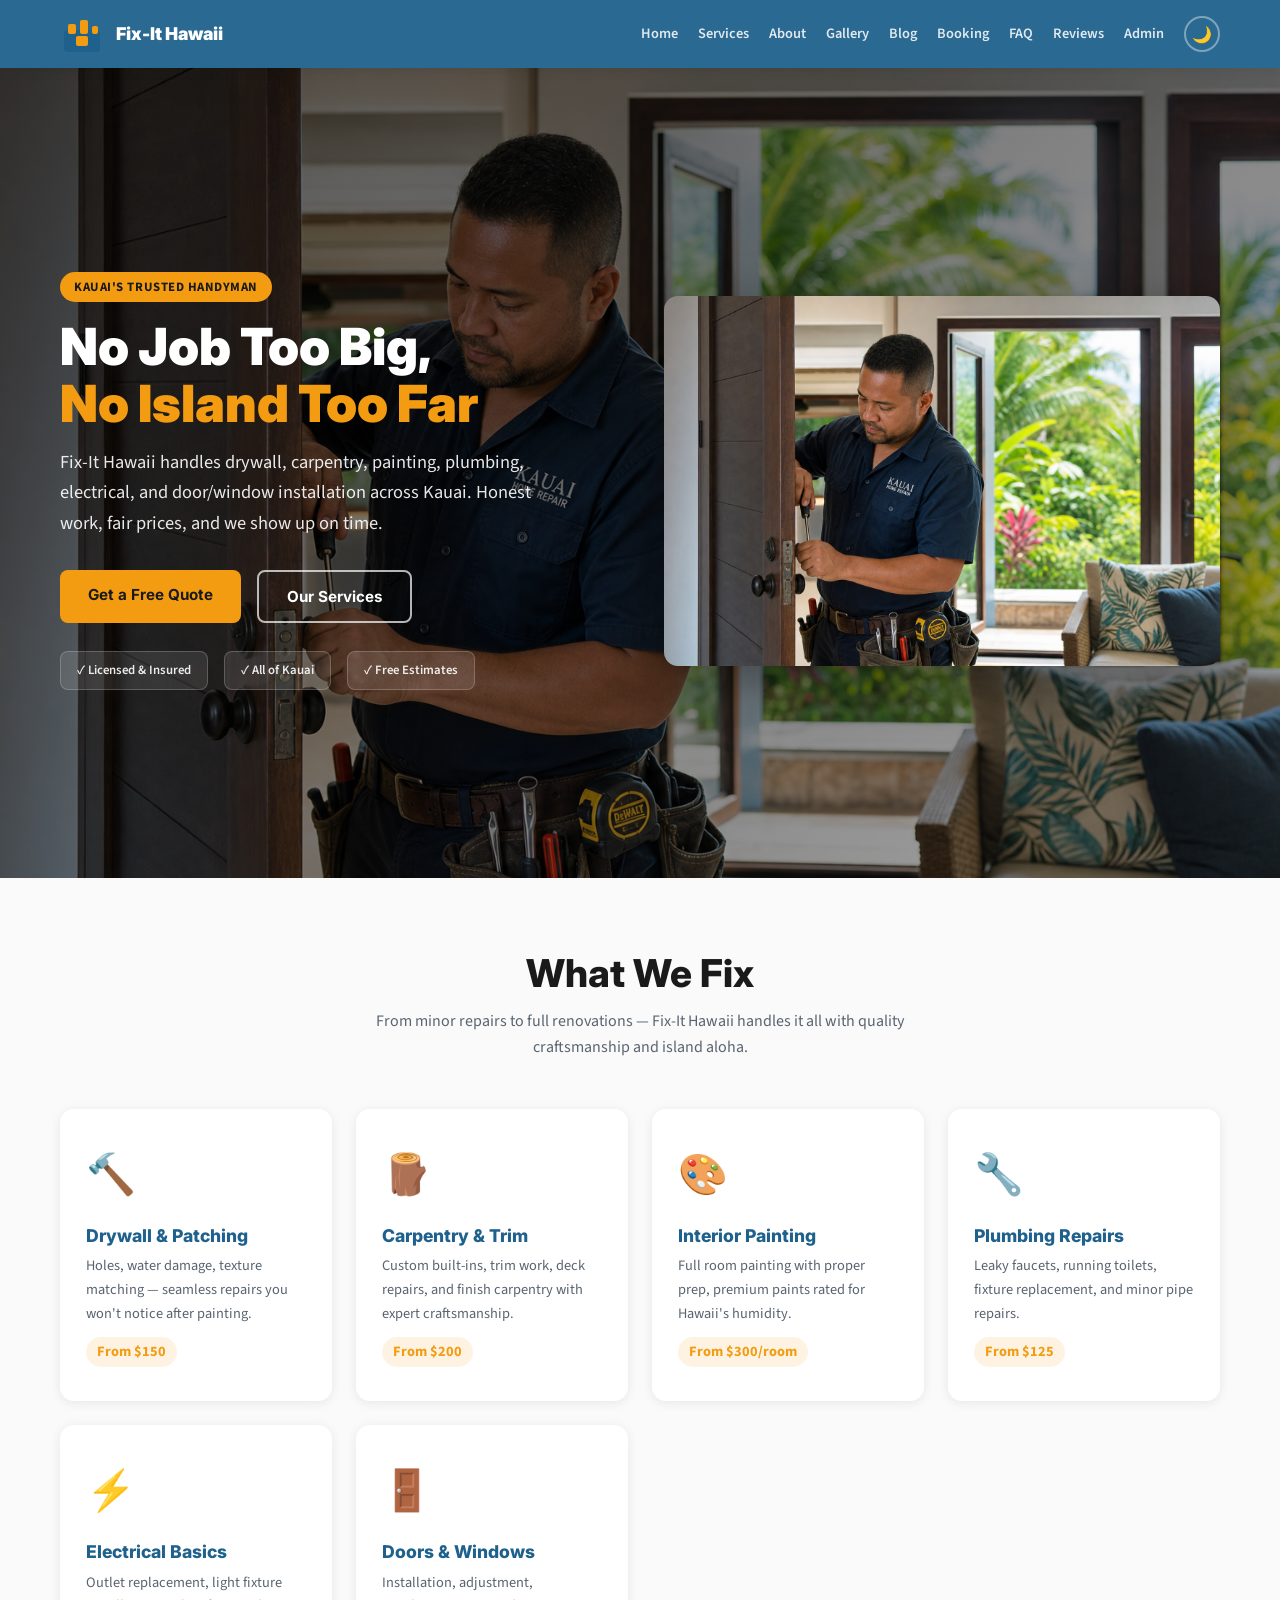
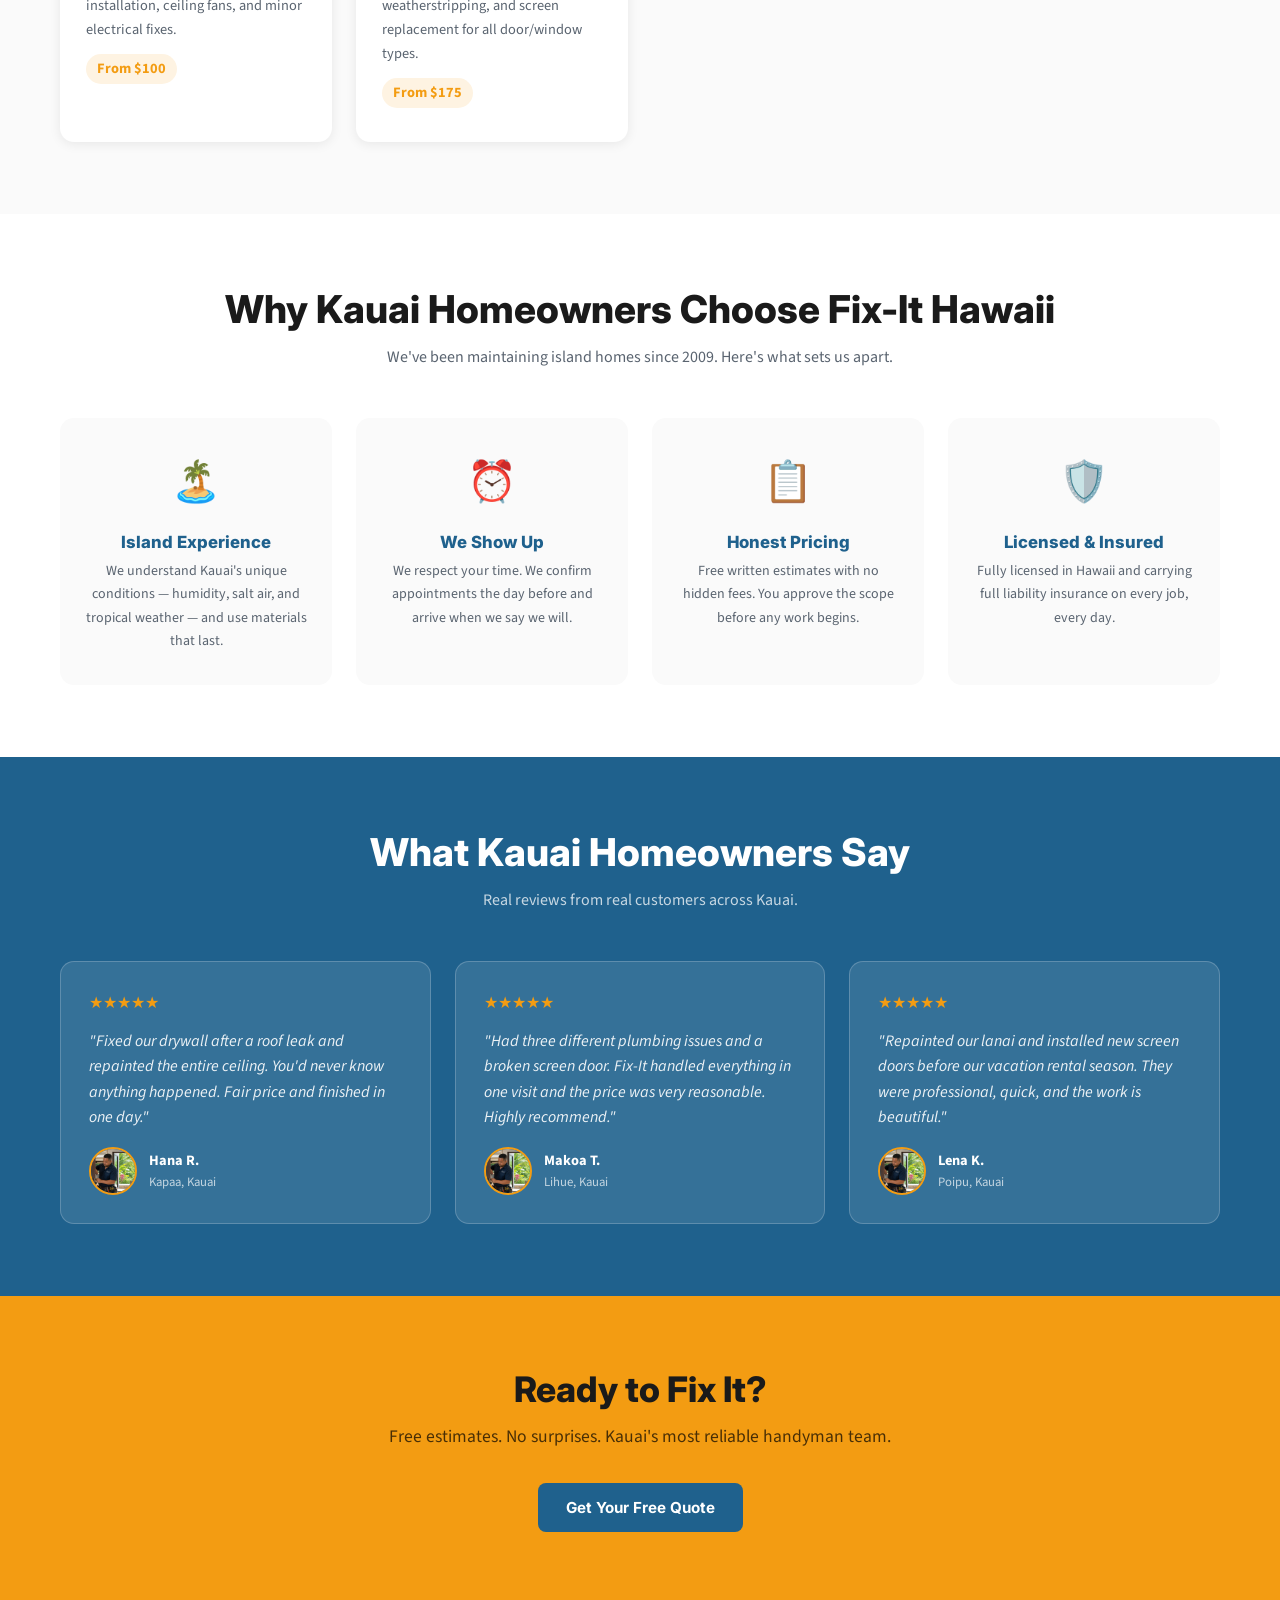
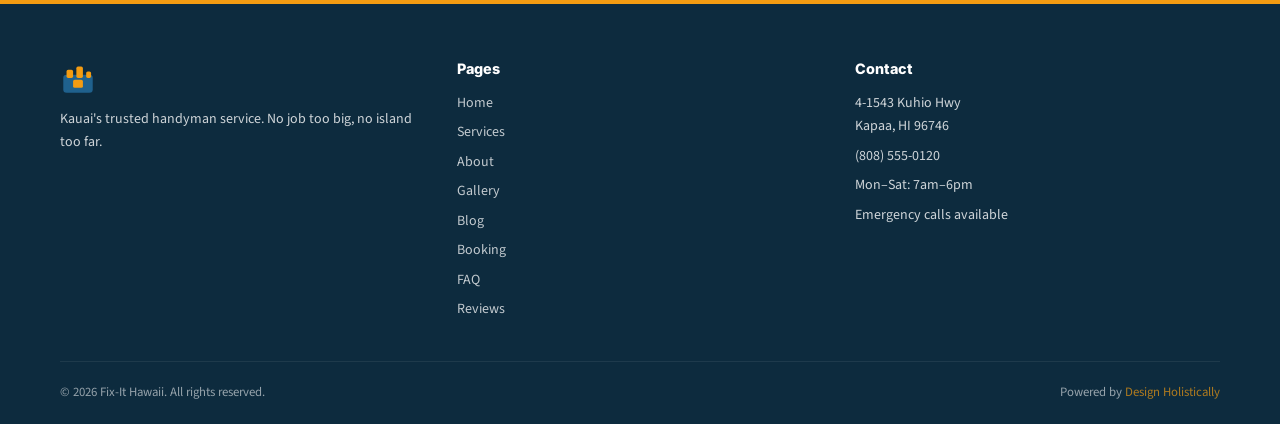
<file: index.html>
<!DOCTYPE html>
<html lang="en" data-theme="light">
<head>
  <meta charset="UTF-8"/>
  <meta name="viewport" content="width=device-width, initial-scale=1.0"/>
  <title>Kauai Handyman &amp; Home Repair | Fix-It Hawaii — Kapaa, Kauai</title>
  <meta name="description" content="Fix-It Hawaii — Kauai's trusted handyman service in Kapaa. Drywall, carpentry, painting, plumbing, electrical, and door/window installation."/>
  <meta property="og:title" content="Kauai Handyman &amp; Home Repair | Fix-It Hawaii"/>
  <meta property="og:description" content="Fix-It Hawaii — Kauai's trusted handyman service in Kapaa. Drywall, carpentry, painting, plumbing, electrical, and door/window installation."/>
  <meta property="og:image" content="images/hero.png"/>
  <link rel="stylesheet" href="css/style.css"/>
  <script type="application/ld+json">
{
  "@context": "https://schema.org",
  "@type": "HomeAndConstructionBusiness",
  "name": "Fix-It Hawaii",
  "description": "Kauai's reliable handyman and home repair service. Drywall, carpentry, painting, plumbing, electrical, door and window installation.",
  "url": "https://fixit-hawaii.com",
  "telephone": "+1-808-555-0120",
  "address": {
    "@type": "PostalAddress",
    "streetAddress": "4-1543 Kuhio Hwy",
    "addressLocality": "Kapaa",
    "addressRegion": "HI",
    "postalCode": "96746",
    "addressCountry": "US"
  },
  "geo": { "@type": "GeoCoordinates", "latitude": 22.0748, "longitude": -159.3190 },
  "openingHours": ["Mo-Sa 07:00-18:00"],
  "priceRange": "$$",
  "areaServed": "Kauai, Hawaii",
  "sameAs": []
}
</script>
  <link rel="icon" type="image/x-icon" href="images/favicon.ico">
  <link rel="icon" type="image/png" sizes="32x32" href="images/favicon-32x32.png">
  <link rel="icon" type="image/png" sizes="16x16" href="images/favicon-16x16.png">
  <link rel="apple-touch-icon" sizes="180x180" href="images/apple-touch-icon.png">
</head>
<body>

    <header class="site-header" id="siteHeader">
      <div class="header-inner container">
        <a href="index.html" class="logo" aria-label="Fix-It Hawaii Home">
          <svg width="44" height="44" viewBox="0 0 44 44" fill="none" aria-hidden="true">
            <rect x="4" y="18" width="36" height="22" rx="4" fill="#1F618D"/>
            <rect x="8" y="12" width="8" height="10" rx="2" fill="#F39C12"/>
            <rect x="20" y="8" width="8" height="14" rx="2" fill="#F39C12"/>
            <rect x="32" y="14" width="6" height="8" rx="2" fill="#F39C12"/>
            <rect x="16" y="24" width="12" height="10" rx="2" fill="#F39C12"/>
          </svg>
          <span>Fix-It Hawaii</span>
        </a>
        <button class="hamburger" id="hamburger" aria-label="Toggle menu">
          <span></span><span></span><span></span>
        </button>
        <nav class="main-nav" id="mainNav">
          <a href="index.html">Home</a>
          <a href="services.html">Services</a>
          <a href="about.html">About</a>
          <a href="gallery.html">Gallery</a>
          <a href="blog.html">Blog</a>
          <a href="booking.html">Booking</a>
          <a href="faq.html">FAQ</a>
          <a href="reviews.html">Reviews</a>
          <a href="admin.html">Admin</a>
          <button class="dark-toggle" id="darkToggle" aria-label="Toggle dark mode">🌙</button>
        </nav>
      </div>
    </header>

    <section class="hero" style="position:relative;overflow:hidden;min-height:90vh;display:flex;align-items:center;">
<div class="hero-bg" style="position:absolute;inset:0;z-index:0;"><img src="images/hero.png" alt="Fix-It Hawaii handyman" loading="eager" style="width:100%;height:100%;object-fit:cover;"></div>
<div class="hero-overlay" style="position:absolute;inset:0;z-index:1;background:linear-gradient(135deg,rgba(0,0,0,0.65) 0%,rgba(0,0,0,0.35) 100%);"></div>
      <div class="container hero-inner">
        <div class="hero-content animate-in">
          <span class="eyebrow">Kauai's Trusted Handyman</span>
          <h1>No Job Too Big,<br><span>No Island Too Far</span></h1>
          <p class="hero-sub">Fix-It Hawaii handles drywall, carpentry, painting, plumbing, electrical, and door/window installation across Kauai. Honest work, fair prices, and we show up on time.</p>
          <div class="hero-btns">
            <a href="booking.html" class="btn btn-primary">Get a Free Quote</a>
            <a href="services.html" class="btn btn-outline">Our Services</a>
          </div>
          <div class="hero-badges">
            <span class="hero-badge">✓ Licensed &amp; Insured</span>
            <span class="hero-badge">✓ All of Kauai</span>
            <span class="hero-badge">✓ Free Estimates</span>
          </div>
        </div>
        <div class="hero-img animate-in">
          <img src="images/hero.png" alt="Fix-It Hawaii handyman at work" loading="eager"/>
        </div>
      </div>
    </section>

    <section class="services-overview">
      <div class="container">
        <div class="section-header animate-in">
          <h2>What We Fix</h2>
          <p>From minor repairs to full renovations — Fix-It Hawaii handles it all with quality craftsmanship and island aloha.</p>
        </div>
        <div class="services-grid">
          <div class="service-card animate-in">
            <div class="service-icon">🔨</div>
            <h3>Drywall &amp; Patching</h3>
            <p>Holes, water damage, texture matching — seamless repairs you won't notice after painting.</p>
            <span class="service-price">From $150</span>
          </div>
          <div class="service-card animate-in">
            <div class="service-icon">🪵</div>
            <h3>Carpentry &amp; Trim</h3>
            <p>Custom built-ins, trim work, deck repairs, and finish carpentry with expert craftsmanship.</p>
            <span class="service-price">From $200</span>
          </div>
          <div class="service-card animate-in">
            <div class="service-icon">🎨</div>
            <h3>Interior Painting</h3>
            <p>Full room painting with proper prep, premium paints rated for Hawaii's humidity.</p>
            <span class="service-price">From $300/room</span>
          </div>
          <div class="service-card animate-in">
            <div class="service-icon">🔧</div>
            <h3>Plumbing Repairs</h3>
            <p>Leaky faucets, running toilets, fixture replacement, and minor pipe repairs.</p>
            <span class="service-price">From $125</span>
          </div>
          <div class="service-card animate-in">
            <div class="service-icon">⚡</div>
            <h3>Electrical Basics</h3>
            <p>Outlet replacement, light fixture installation, ceiling fans, and minor electrical fixes.</p>
            <span class="service-price">From $100</span>
          </div>
          <div class="service-card animate-in">
            <div class="service-icon">🚪</div>
            <h3>Doors &amp; Windows</h3>
            <p>Installation, adjustment, weatherstripping, and screen replacement for all door/window types.</p>
            <span class="service-price">From $175</span>
          </div>
        </div>
      </div>
    </section>

    <section class="why-us">
      <div class="container">
        <div class="section-header animate-in">
          <h2>Why Kauai Homeowners Choose Fix-It Hawaii</h2>
          <p>We've been maintaining island homes since 2009. Here's what sets us apart.</p>
        </div>
        <div class="why-grid">
          <div class="why-card animate-in">
            <div class="why-icon">🏝️</div>
            <h3>Island Experience</h3>
            <p>We understand Kauai's unique conditions — humidity, salt air, and tropical weather — and use materials that last.</p>
          </div>
          <div class="why-card animate-in">
            <div class="why-icon">⏰</div>
            <h3>We Show Up</h3>
            <p>We respect your time. We confirm appointments the day before and arrive when we say we will.</p>
          </div>
          <div class="why-card animate-in">
            <div class="why-icon">📋</div>
            <h3>Honest Pricing</h3>
            <p>Free written estimates with no hidden fees. You approve the scope before any work begins.</p>
          </div>
          <div class="why-card animate-in">
            <div class="why-icon">🛡️</div>
            <h3>Licensed &amp; Insured</h3>
            <p>Fully licensed in Hawaii and carrying full liability insurance on every job, every day.</p>
          </div>
        </div>
      </div>
    </section>

    <section class="testimonials">
      <div class="container">
        <div class="section-header animate-in">
          <h2>What Kauai Homeowners Say</h2>
          <p>Real reviews from real customers across Kauai.</p>
        </div>
        <div class="testi-grid">
          <div class="testi-card animate-in">
            <div class="testi-stars">★★★★★</div>
            <p class="testi-text">"Fixed our drywall after a roof leak and repainted the entire ceiling. You'd never know anything happened. Fair price and finished in one day."</p>
            <div class="testi-author">
              <img src="images/hero.png" alt="Hana R." class="testi-photo" loading="lazy"/>
              <div><div class="testi-name">Hana R.</div><div class="testi-loc">Kapaa, Kauai</div></div>
            </div>
          </div>
          <div class="testi-card animate-in">
            <div class="testi-stars">★★★★★</div>
            <p class="testi-text">"Had three different plumbing issues and a broken screen door. Fix-It handled everything in one visit and the price was very reasonable. Highly recommend."</p>
            <div class="testi-author">
              <img src="images/hero.png" alt="Makoa T." class="testi-photo" loading="lazy"/>
              <div><div class="testi-name">Makoa T.</div><div class="testi-loc">Lihue, Kauai</div></div>
            </div>
          </div>
          <div class="testi-card animate-in">
            <div class="testi-stars">★★★★★</div>
            <p class="testi-text">"Repainted our lanai and installed new screen doors before our vacation rental season. They were professional, quick, and the work is beautiful."</p>
            <div class="testi-author">
              <img src="images/hero.png" alt="Lena K." class="testi-photo" loading="lazy"/>
              <div><div class="testi-name">Lena K.</div><div class="testi-loc">Poipu, Kauai</div></div>
            </div>
          </div>
        </div>
      </div>
    </section>

    <section class="cta-section animate-in">
      <div class="container cta-inner">
        <h2>Ready to Fix It?</h2>
        <p>Free estimates. No surprises. Kauai's most reliable handyman team.</p>
        <a href="booking.html" class="btn btn-primary">Get Your Free Quote</a>
      </div>
    </section>

    <footer class="site-footer">
      <div class="container">
        <div class="footer-grid">
          <div class="footer-brand">
            <svg width="36" height="36" viewBox="0 0 44 44" fill="none">
              <rect x="4" y="18" width="36" height="22" rx="4" fill="#1F618D"/>
              <rect x="8" y="12" width="8" height="10" rx="2" fill="#F39C12"/>
              <rect x="20" y="8" width="8" height="14" rx="2" fill="#F39C12"/>
              <rect x="32" y="14" width="6" height="8" rx="2" fill="#F39C12"/>
              <rect x="16" y="24" width="12" height="10" rx="2" fill="#F39C12"/>
            </svg>
            <p>Kauai's trusted handyman service. No job too big, no island too far.</p>
          </div>
          <div class="footer-links">
            <h4>Pages</h4>
            <a href="index.html">Home</a>
            <a href="services.html">Services</a>
            <a href="about.html">About</a>
            <a href="gallery.html">Gallery</a>
            <a href="blog.html">Blog</a>
            <a href="booking.html">Booking</a>
            <a href="faq.html">FAQ</a>
            <a href="reviews.html">Reviews</a>
          </div>
          <div class="footer-contact">
            <h4>Contact</h4>
            <p>4-1543 Kuhio Hwy<br>Kapaa, HI 96746</p>
            <p><a href="tel:+18085550120">(808) 555-0120</a></p>
            <p>Mon–Sat: 7am–6pm</p>
            <p>Emergency calls available</p>
          </div>
        </div>
        <div class="footer-bottom">
          <p>&copy; 2026 Fix-It Hawaii. All rights reserved.</p>
          <p>Powered by <a href="https://designholistically.com" target="_blank">Design Holistically</a></p>
        </div>
      </div>
    </footer>
    <button class="back-to-top" id="backToTop" aria-label="Back to top">↑</button>
    <script src="js/main.js"></script>
</body>
</html>
</file>
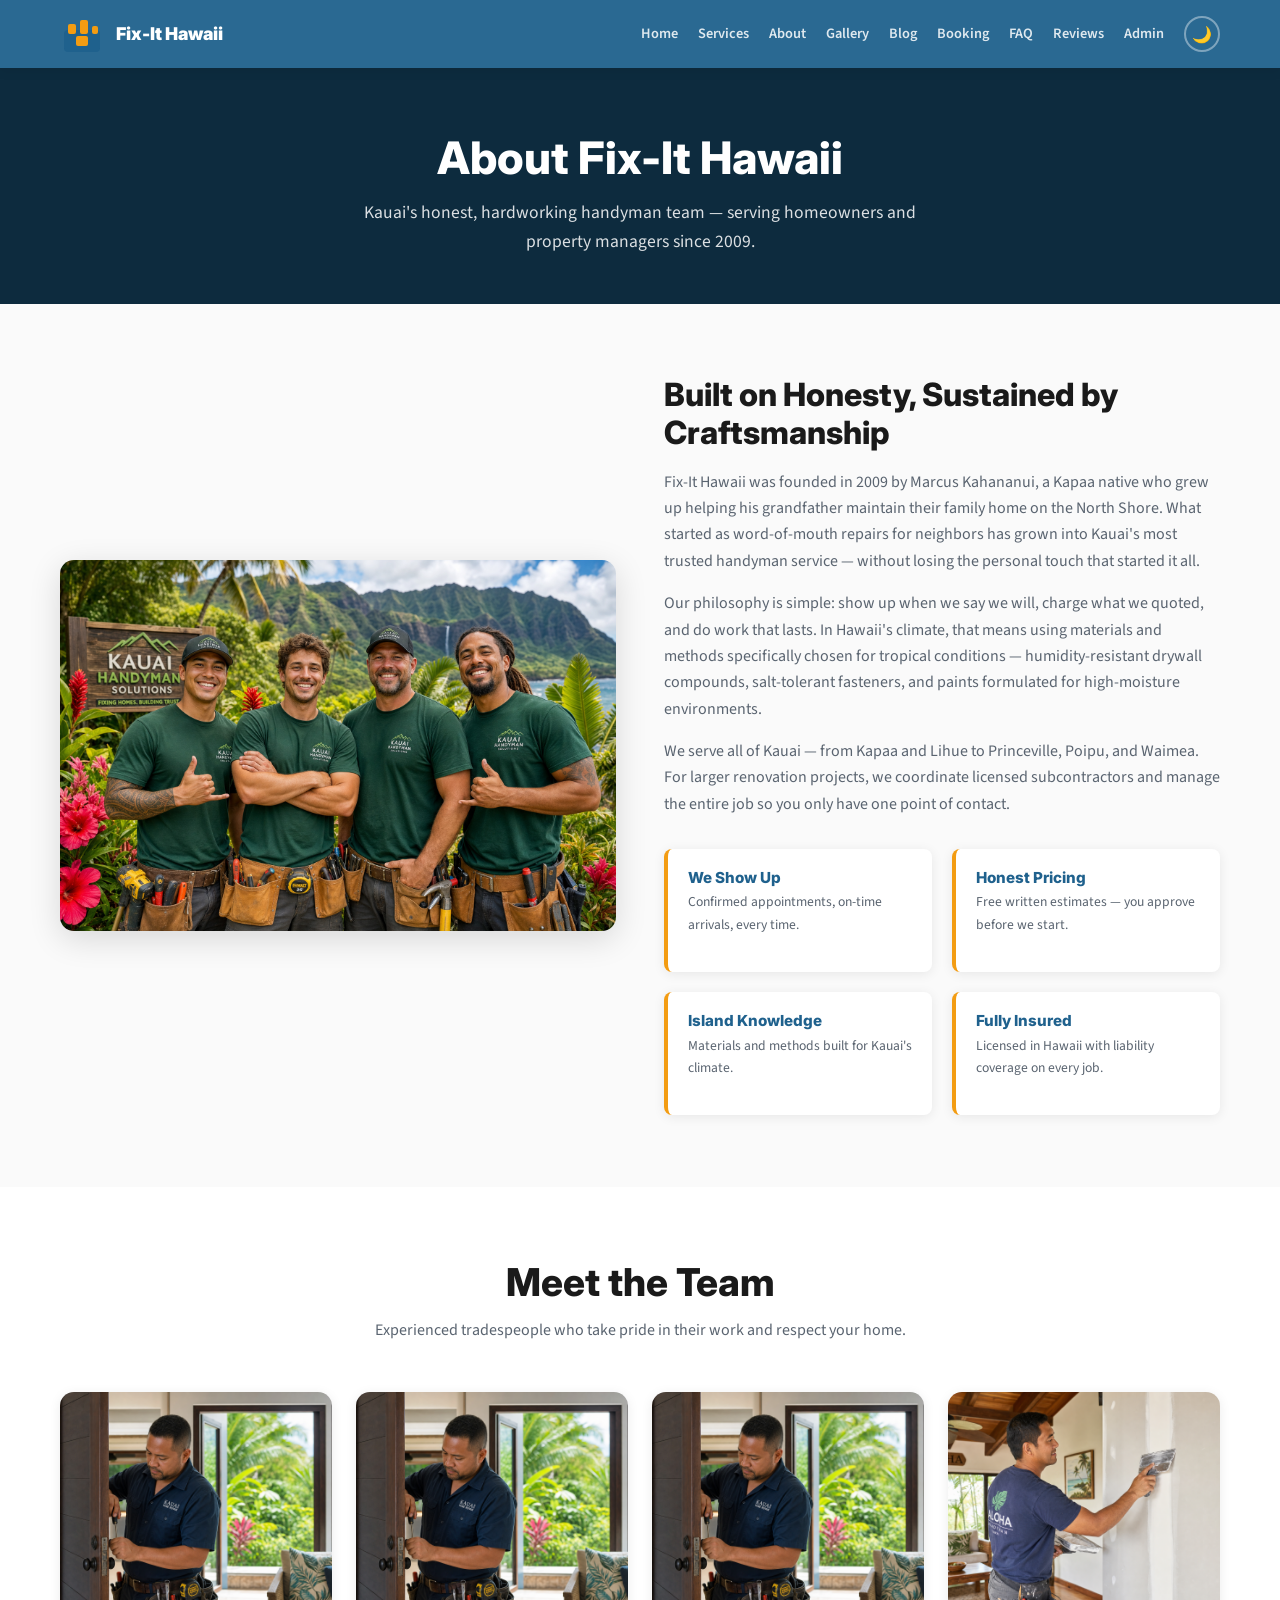
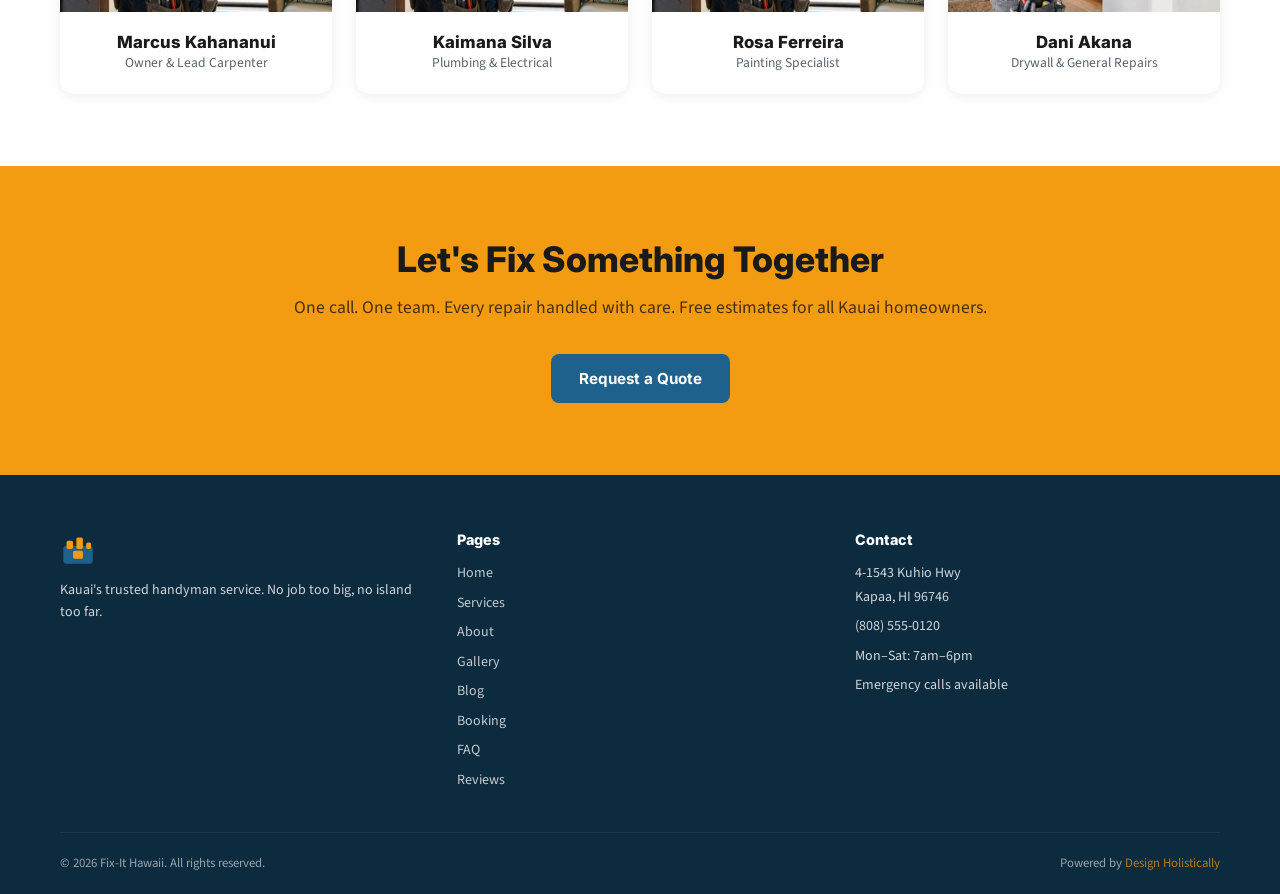
<file: about.html>
<!DOCTYPE html>
<html lang="en" data-theme="light">
<head>
  <meta charset="UTF-8"/>
  <meta name="viewport" content="width=device-width, initial-scale=1.0"/>
  <title>About Us | Fix-It Hawaii — Kapaa, Kauai</title>
  <meta name="description" content="Learn about Fix-It Hawaii — Kauai's trusted handyman service based in Kapaa. Licensed, insured, and serving all of Kauai since 2009."/>
  <meta property="og:title" content="About Us | Fix-It Hawaii"/>
  <meta property="og:description" content="Learn about Fix-It Hawaii — Kauai's trusted handyman service based in Kapaa. Licensed, insured, and serving all of Kauai since 2009."/>
  <meta property="og:image" content="images/hero.png"/>
  <link rel="stylesheet" href="css/style.css"/>
  
  <link rel="icon" type="image/x-icon" href="images/favicon.ico">
  <link rel="icon" type="image/png" sizes="32x32" href="images/favicon-32x32.png">
  <link rel="icon" type="image/png" sizes="16x16" href="images/favicon-16x16.png">
  <link rel="apple-touch-icon" sizes="180x180" href="images/apple-touch-icon.png">
</head>
<body>

    <header class="site-header" id="siteHeader">
      <div class="header-inner container">
        <a href="index.html" class="logo" aria-label="Fix-It Hawaii Home">
          <svg width="44" height="44" viewBox="0 0 44 44" fill="none" aria-hidden="true">
            <rect x="4" y="18" width="36" height="22" rx="4" fill="#1F618D"/>
            <rect x="8" y="12" width="8" height="10" rx="2" fill="#F39C12"/>
            <rect x="20" y="8" width="8" height="14" rx="2" fill="#F39C12"/>
            <rect x="32" y="14" width="6" height="8" rx="2" fill="#F39C12"/>
            <rect x="16" y="24" width="12" height="10" rx="2" fill="#F39C12"/>
          </svg>
          <span>Fix-It Hawaii</span>
        </a>
        <button class="hamburger" id="hamburger" aria-label="Toggle menu">
          <span></span><span></span><span></span>
        </button>
        <nav class="main-nav" id="mainNav">
          <a href="index.html">Home</a>
          <a href="services.html">Services</a>
          <a href="about.html">About</a>
          <a href="gallery.html">Gallery</a>
          <a href="blog.html">Blog</a>
          <a href="booking.html">Booking</a>
          <a href="faq.html">FAQ</a>
          <a href="reviews.html">Reviews</a>
          <a href="admin.html">Admin</a>
          <button class="dark-toggle" id="darkToggle" aria-label="Toggle dark mode">🌙</button>
        </nav>
      </div>
    </header>

    <section class="page-hero animate-in">
      <div class="container">
        <h1>About Fix-It Hawaii</h1>
        <p>Kauai's honest, hardworking handyman team — serving homeowners and property managers since 2009.</p>
      </div>
    </section>

    <section style="padding:4.5rem 0;background:var(--clr-bg)">
      <div class="container">
        <div class="about-split">
          <div class="animate-in">
            <img src="images/about.png" alt="Fix-It Hawaii team at work" loading="lazy"/>
          </div>
          <div class="about-text animate-in">
            <h2>Built on Honesty, Sustained by Craftsmanship</h2>
            <p>Fix-It Hawaii was founded in 2009 by Marcus Kahananui, a Kapaa native who grew up helping his grandfather maintain their family home on the North Shore. What started as word-of-mouth repairs for neighbors has grown into Kauai's most trusted handyman service — without losing the personal touch that started it all.</p>
            <p>Our philosophy is simple: show up when we say we will, charge what we quoted, and do work that lasts. In Hawaii's climate, that means using materials and methods specifically chosen for tropical conditions — humidity-resistant drywall compounds, salt-tolerant fasteners, and paints formulated for high-moisture environments.</p>
            <p>We serve all of Kauai — from Kapaa and Lihue to Princeville, Poipu, and Waimea. For larger renovation projects, we coordinate licensed subcontractors and manage the entire job so you only have one point of contact.</p>
            <div class="about-values">
              <div class="value-item">
                <h4>We Show Up</h4>
                <p>Confirmed appointments, on-time arrivals, every time.</p>
              </div>
              <div class="value-item">
                <h4>Honest Pricing</h4>
                <p>Free written estimates — you approve before we start.</p>
              </div>
              <div class="value-item">
                <h4>Island Knowledge</h4>
                <p>Materials and methods built for Kauai's climate.</p>
              </div>
              <div class="value-item">
                <h4>Fully Insured</h4>
                <p>Licensed in Hawaii with liability coverage on every job.</p>
              </div>
            </div>
          </div>
        </div>
      </div>
    </section>

    <section style="padding:4.5rem 0;background:var(--clr-surface)">
      <div class="container">
        <div class="section-header animate-in">
          <h2>Meet the Team</h2>
          <p>Experienced tradespeople who take pride in their work and respect your home.</p>
        </div>
        <div class="team-grid">
          <div class="team-card animate-in">
            <img src="images/hero.png" alt="Marcus Kahananui — Owner" loading="lazy"/>
            <div class="team-card-body">
              <h3>Marcus Kahananui</h3>
              <p>Owner &amp; Lead Carpenter</p>
            </div>
          </div>
          <div class="team-card animate-in">
            <img src="images/hero.png" alt="Kaimana Silva — Plumbing & Electrical" loading="lazy"/>
            <div class="team-card-body">
              <h3>Kaimana Silva</h3>
              <p>Plumbing &amp; Electrical</p>
            </div>
          </div>
          <div class="team-card animate-in">
            <img src="images/hero.png" alt="Rosa Ferreira — Painting Specialist" loading="lazy"/>
            <div class="team-card-body">
              <h3>Rosa Ferreira</h3>
              <p>Painting Specialist</p>
            </div>
          </div>
          <div class="team-card animate-in">
            <img src="images/service-drywall.png" alt="Dani Akana — Drywall & Repairs" loading="lazy"/>
            <div class="team-card-body">
              <h3>Dani Akana</h3>
              <p>Drywall &amp; General Repairs</p>
            </div>
          </div>
        </div>
      </div>
    </section>

    <section class="cta-section animate-in">
      <div class="container cta-inner">
        <h2>Let's Fix Something Together</h2>
        <p>One call. One team. Every repair handled with care. Free estimates for all Kauai homeowners.</p>
        <a href="booking.html" class="btn btn-primary">Request a Quote</a>
      </div>
    </section>

    <footer class="site-footer">
      <div class="container">
        <div class="footer-grid">
          <div class="footer-brand">
            <svg width="36" height="36" viewBox="0 0 44 44" fill="none">
              <rect x="4" y="18" width="36" height="22" rx="4" fill="#1F618D"/>
              <rect x="8" y="12" width="8" height="10" rx="2" fill="#F39C12"/>
              <rect x="20" y="8" width="8" height="14" rx="2" fill="#F39C12"/>
              <rect x="32" y="14" width="6" height="8" rx="2" fill="#F39C12"/>
              <rect x="16" y="24" width="12" height="10" rx="2" fill="#F39C12"/>
            </svg>
            <p>Kauai's trusted handyman service. No job too big, no island too far.</p>
          </div>
          <div class="footer-links">
            <h4>Pages</h4>
            <a href="index.html">Home</a>
            <a href="services.html">Services</a>
            <a href="about.html">About</a>
            <a href="gallery.html">Gallery</a>
            <a href="blog.html">Blog</a>
            <a href="booking.html">Booking</a>
            <a href="faq.html">FAQ</a>
            <a href="reviews.html">Reviews</a>
          </div>
          <div class="footer-contact">
            <h4>Contact</h4>
            <p>4-1543 Kuhio Hwy<br>Kapaa, HI 96746</p>
            <p><a href="tel:+18085550120">(808) 555-0120</a></p>
            <p>Mon–Sat: 7am–6pm</p>
            <p>Emergency calls available</p>
          </div>
        </div>
        <div class="footer-bottom">
          <p>&copy; 2026 Fix-It Hawaii. All rights reserved.</p>
          <p>Powered by <a href="https://designholistically.com" target="_blank">Design Holistically</a></p>
        </div>
      </div>
    </footer>
    <button class="back-to-top" id="backToTop" aria-label="Back to top">↑</button>
    <script src="js/main.js"></script>
</body>
</html>
</file>
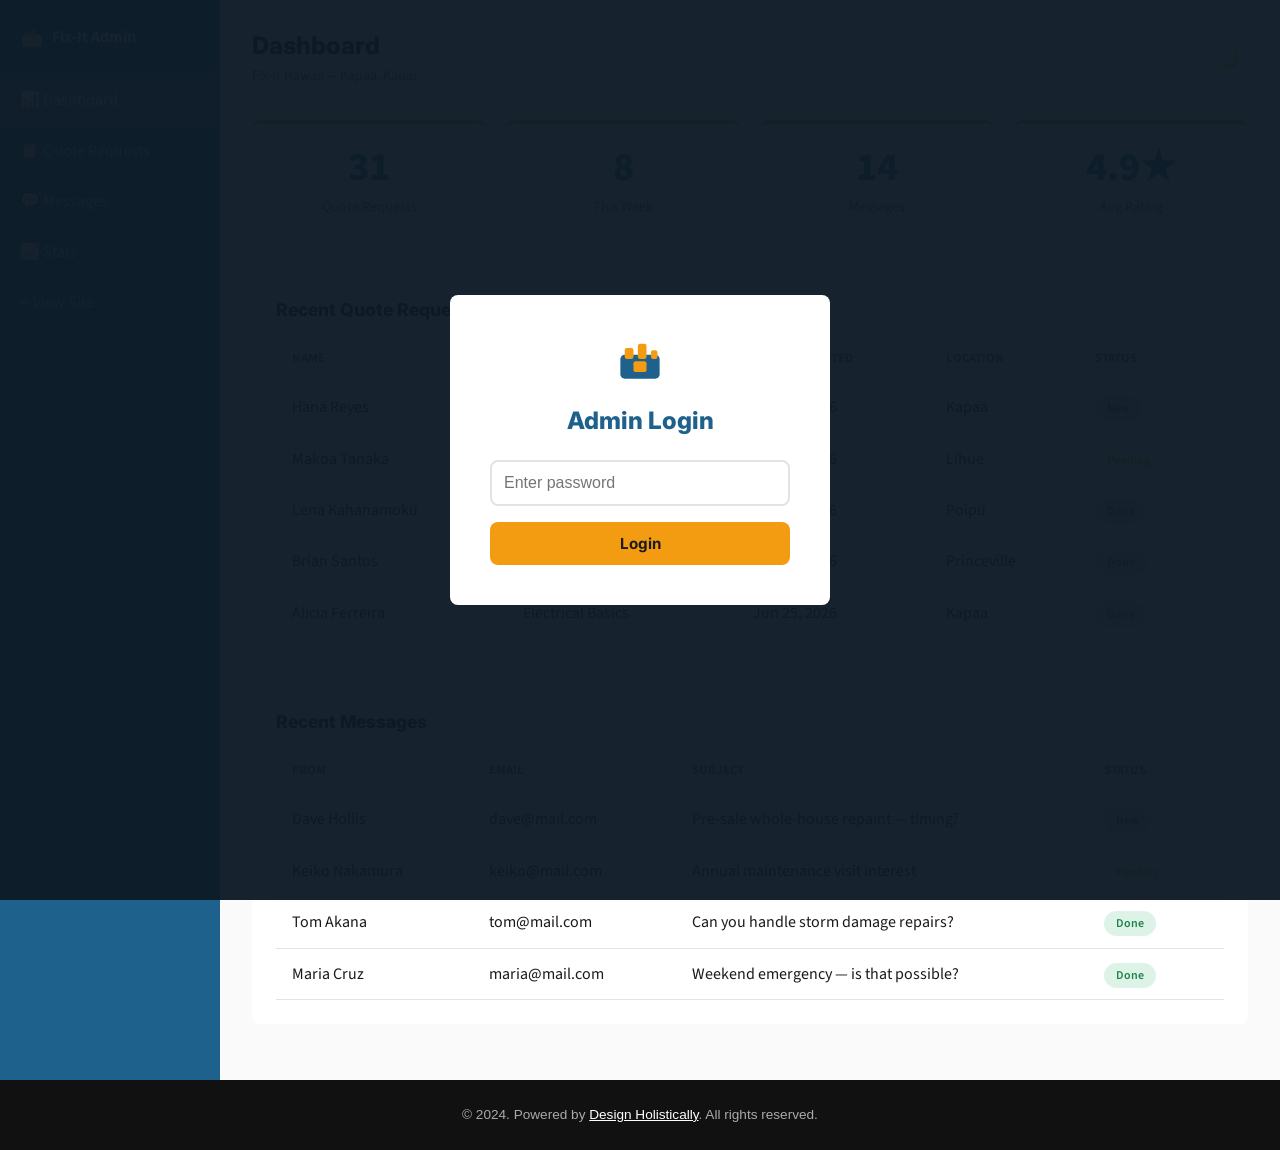
<file: admin.html>
<!DOCTYPE html>
<html lang="en" data-theme="light">
<head>
  <meta charset="UTF-8"/>
  <meta name="viewport" content="width=device-width, initial-scale=1.0"/>
  <title>Admin Dashboard | Fix-It Hawaii</title>
  <link rel="stylesheet" href="css/style.css"/>
  <style>
    .admin-layout{display:flex;min-height:100vh;}
    .admin-sidebar{width:220px;background:var(--clr-primary);color:#fff;padding:1.5rem 0;flex-shrink:0;}
    .admin-sidebar .sidebar-logo{padding:0 1.25rem 1.5rem;border-bottom:1px solid rgba(255,255,255,.2);font-weight:700;font-size:1rem;display:flex;align-items:center;gap:.5rem;}
    .admin-nav a{display:block;padding:.75rem 1.25rem;color:rgba(255,255,255,.85);text-decoration:none;transition:background .2s;}
    .admin-nav a:hover,.admin-nav a.active{background:rgba(255,255,255,.15);color:#fff;}
    .admin-main{flex:1;padding:2rem;background:var(--clr-bg);}
    .admin-header{display:flex;justify-content:space-between;align-items:center;margin-bottom:2rem;}
    .stats-grid{display:grid;grid-template-columns:repeat(auto-fit,minmax(180px,1fr));gap:1.25rem;margin-bottom:2rem;}
    .stat-card{background:var(--clr-surface);border-radius:var(--radius);padding:1.5rem;text-align:center;border-top:4px solid var(--clr-accent);}
    .stat-card .stat-num{font-size:2.5rem;font-weight:800;color:var(--clr-primary);line-height:1;}
    .stat-card .stat-label{font-size:.875rem;color:var(--clr-muted);margin-top:.5rem;}
    .admin-table-wrap{background:var(--clr-surface);border-radius:var(--radius);padding:1.5rem;margin-bottom:1.5rem;overflow-x:auto;}
    .admin-table-wrap h2{margin-bottom:1rem;font-size:1.1rem;}
    table{width:100%;border-collapse:collapse;}
    th,td{padding:.75rem 1rem;text-align:left;border-bottom:1px solid var(--clr-border);}
    th{font-weight:700;color:var(--clr-muted);font-size:.8rem;text-transform:uppercase;}
    .badge{padding:.25rem .75rem;border-radius:2rem;font-size:.75rem;font-weight:600;}
    .badge-new{background:rgba(31,97,141,.15);color:var(--clr-primary);}
    .badge-pending{background:rgba(243,156,18,.15);color:#B7770D;}
    .badge-done{background:rgba(39,174,96,.15);color:#1E8449;}
    #loginOverlay{position:fixed;inset:0;background:rgba(13,27,38,.96);display:flex;align-items:center;justify-content:center;z-index:9999;}
    .login-box{background:var(--clr-surface);border-radius:var(--radius);padding:2.5rem;width:100%;max-width:380px;text-align:center;}
    .login-box h2{margin-bottom:1.5rem;color:var(--clr-primary);}
    #loginError{color:#e74c3c;margin-top:.75rem;display:none;font-size:.875rem;}
    @media(max-width:768px){.admin-sidebar{display:none;}.admin-main{padding:1rem;}}
  </style>
  <link rel="icon" type="image/x-icon" href="images/favicon.ico">
  <link rel="icon" type="image/png" sizes="32x32" href="images/favicon-32x32.png">
  <link rel="icon" type="image/png" sizes="16x16" href="images/favicon-16x16.png">
  <link rel="apple-touch-icon" sizes="180x180" href="images/apple-touch-icon.png">
</head>
<body>
  <div id="loginOverlay">
    <div class="login-box">
      <svg width="48" height="48" viewBox="0 0 44 44" fill="none" style="margin:0 auto 1rem">
        <rect x="4" y="18" width="36" height="22" rx="4" fill="#1F618D"/>
        <rect x="8" y="12" width="8" height="10" rx="2" fill="#F39C12"/>
        <rect x="20" y="8" width="8" height="14" rx="2" fill="#F39C12"/>
        <rect x="32" y="14" width="6" height="8" rx="2" fill="#F39C12"/>
        <rect x="16" y="24" width="12" height="10" rx="2" fill="#F39C12"/>
      </svg>
      <h2>Admin Login</h2>
      <form id="loginForm">
        <input type="password" id="adminPw" placeholder="Enter password" style="width:100%;padding:.75rem;border-radius:var(--radius);border:2px solid var(--clr-border);font-size:1rem;margin-bottom:1rem;"/>
        <button type="submit" class="btn btn-primary" style="width:100%;">Login</button>
        <p id="loginError">Incorrect password. Try again.</p>
      </form>
    </div>
  </div>

  <div class="admin-layout">
    <aside class="admin-sidebar">
      <div class="sidebar-logo">
        <svg width="24" height="24" viewBox="0 0 44 44" fill="none">
          <rect x="4" y="18" width="36" height="22" rx="4" fill="rgba(255,255,255,.9)"/>
          <rect x="8" y="12" width="8" height="10" rx="2" fill="#F39C12"/>
          <rect x="20" y="8" width="8" height="14" rx="2" fill="#F39C12"/>
        </svg>
        Fix-It Admin
      </div>
      <nav class="admin-nav">
        <a href="#" class="active">📊 Dashboard</a>
        <a href="#quotes">📋 Quote Requests</a>
        <a href="#messages">💬 Messages</a>
        <a href="#stats">📈 Stats</a>
        <a href="index.html">← View Site</a>
      </nav>
    </aside>
    <main class="admin-main">
      <div class="admin-header">
        <div>
          <h1 style="font-size:1.5rem;margin-bottom:.25rem;">Dashboard</h1>
          <p style="color:var(--clr-muted);font-size:.875rem;">Fix-It Hawaii — Kapaa, Kauai</p>
        </div>
        <button class="dark-toggle" id="darkToggle" aria-label="Toggle dark mode">🌙</button>
      </div>

      <div class="stats-grid">
        <div class="stat-card"><div class="stat-num">31</div><div class="stat-label">Quote Requests</div></div>
        <div class="stat-card"><div class="stat-num">8</div><div class="stat-label">This Week</div></div>
        <div class="stat-card"><div class="stat-num">14</div><div class="stat-label">Messages</div></div>
        <div class="stat-card"><div class="stat-num">4.9★</div><div class="stat-label">Avg Rating</div></div>
      </div>

      <div class="admin-table-wrap" id="quotes">
        <h2>Recent Quote Requests</h2>
        <table>
          <thead><tr><th>Name</th><th>Service</th><th>Date Requested</th><th>Location</th><th>Status</th></tr></thead>
          <tbody>
            <tr><td>Hana Reyes</td><td>Drywall &amp; Patching</td><td>Jun 29, 2026</td><td>Kapaa</td><td><span class="badge badge-new">New</span></td></tr>
            <tr><td>Makoa Tanaka</td><td>Multiple Repairs</td><td>Jun 28, 2026</td><td>Lihue</td><td><span class="badge badge-pending">Pending</span></td></tr>
            <tr><td>Lena Kahanamoku</td><td>Painting</td><td>Jun 27, 2026</td><td>Poipu</td><td><span class="badge badge-done">Done</span></td></tr>
            <tr><td>Brian Santos</td><td>Carpentry &amp; Trim</td><td>Jun 26, 2026</td><td>Princeville</td><td><span class="badge badge-done">Done</span></td></tr>
            <tr><td>Alicia Ferreira</td><td>Electrical Basics</td><td>Jun 25, 2026</td><td>Kapaa</td><td><span class="badge badge-done">Done</span></td></tr>
          </tbody>
        </table>
      </div>

      <div class="admin-table-wrap" id="messages">
        <h2>Recent Messages</h2>
        <table>
          <thead><tr><th>From</th><th>Email</th><th>Subject</th><th>Status</th></tr></thead>
          <tbody>
            <tr><td>Dave Hollis</td><td>dave@mail.com</td><td>Pre-sale whole-house repaint — timing?</td><td><span class="badge badge-new">New</span></td></tr>
            <tr><td>Keiko Nakamura</td><td>keiko@mail.com</td><td>Annual maintenance visit interest</td><td><span class="badge badge-pending">Pending</span></td></tr>
            <tr><td>Tom Akana</td><td>tom@mail.com</td><td>Can you handle storm damage repairs?</td><td><span class="badge badge-done">Done</span></td></tr>
            <tr><td>Maria Cruz</td><td>maria@mail.com</td><td>Weekend emergency — is that possible?</td><td><span class="badge badge-done">Done</span></td></tr>
          </tbody>
        </table>
      </div>
    </main>
  </div>
  <script src="js/main.js"></script>

  <!-- Powered by Design Holistically -->
  <footer style="background:#111;color:#aaa;text-align:center;padding:1.5rem;font-size:0.85rem;font-family:sans-serif;">
    <p>&copy; 2024. Powered by <a href="https://designholistically.com" target="_blank" rel="noopener" style="color:#fff;text-decoration:underline;">Design Holistically</a>. All rights reserved.</p>
  </footer>

</body>
</html>
</file>
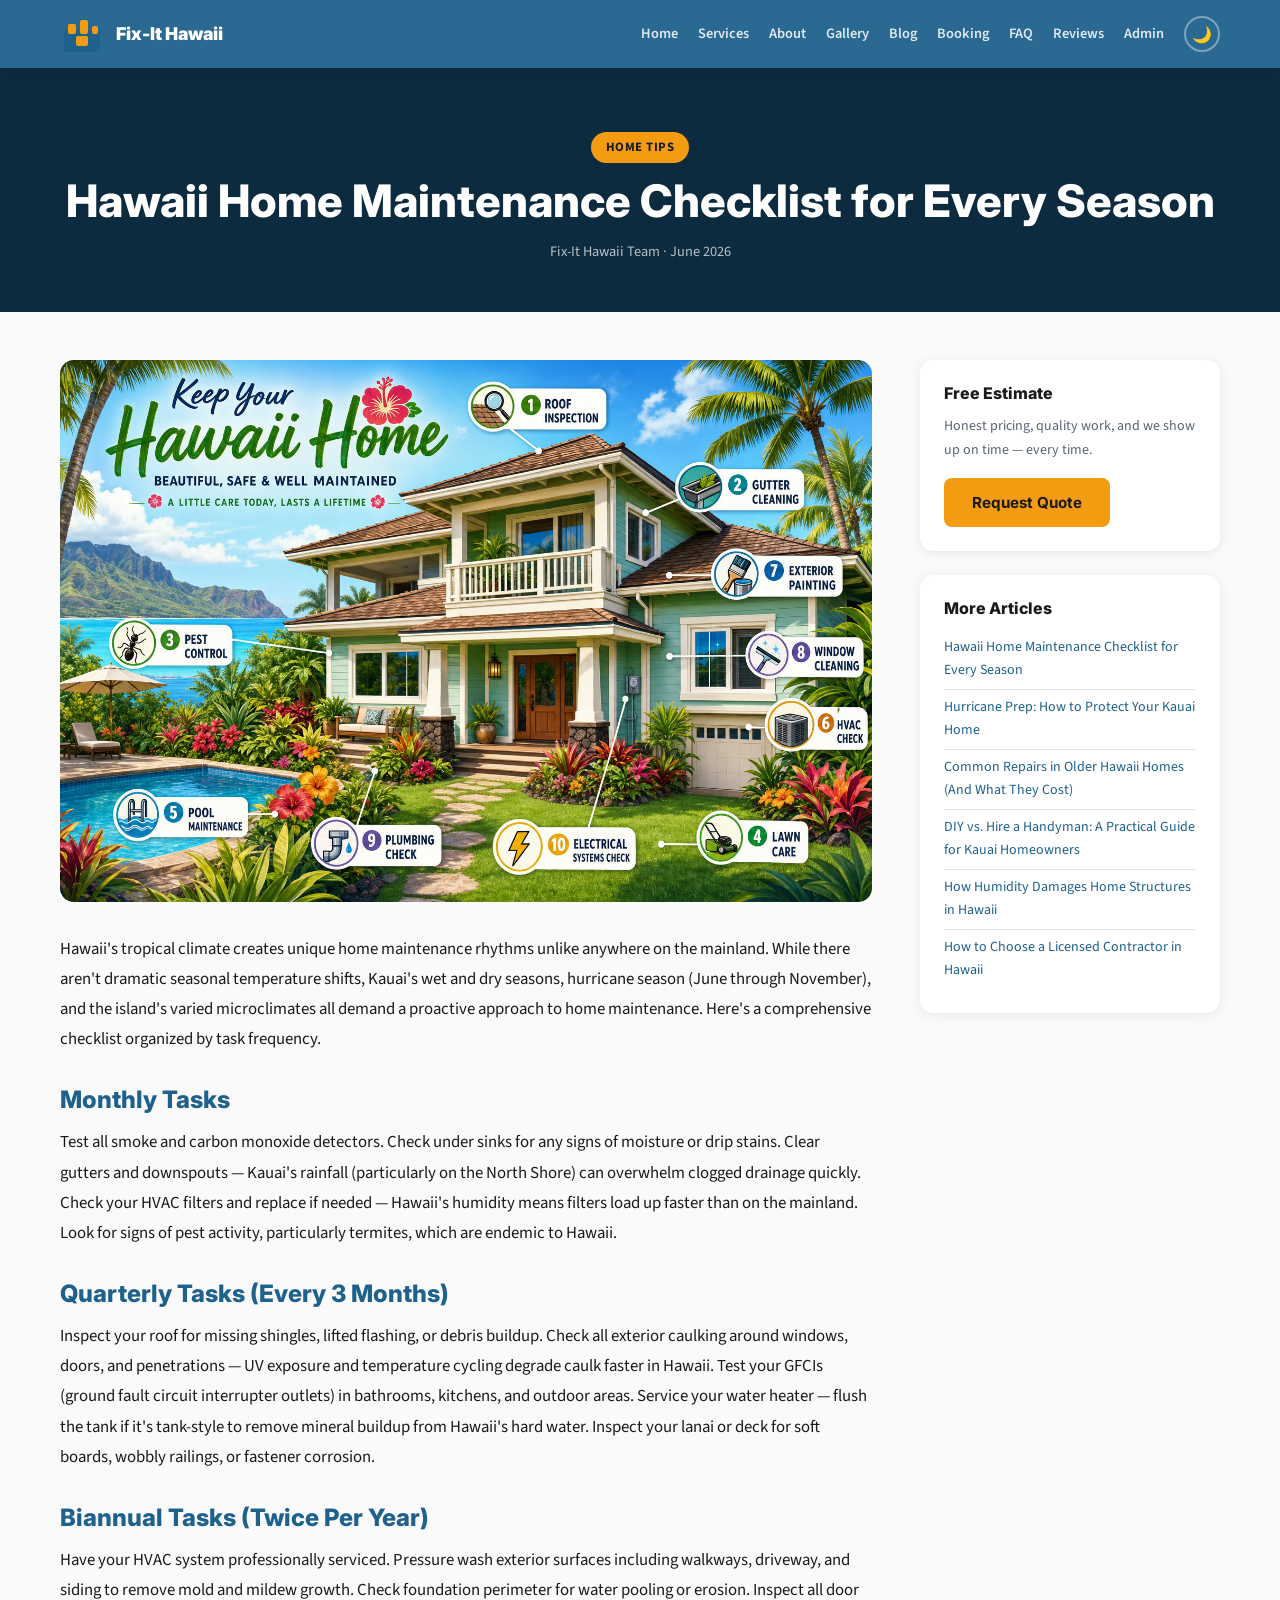
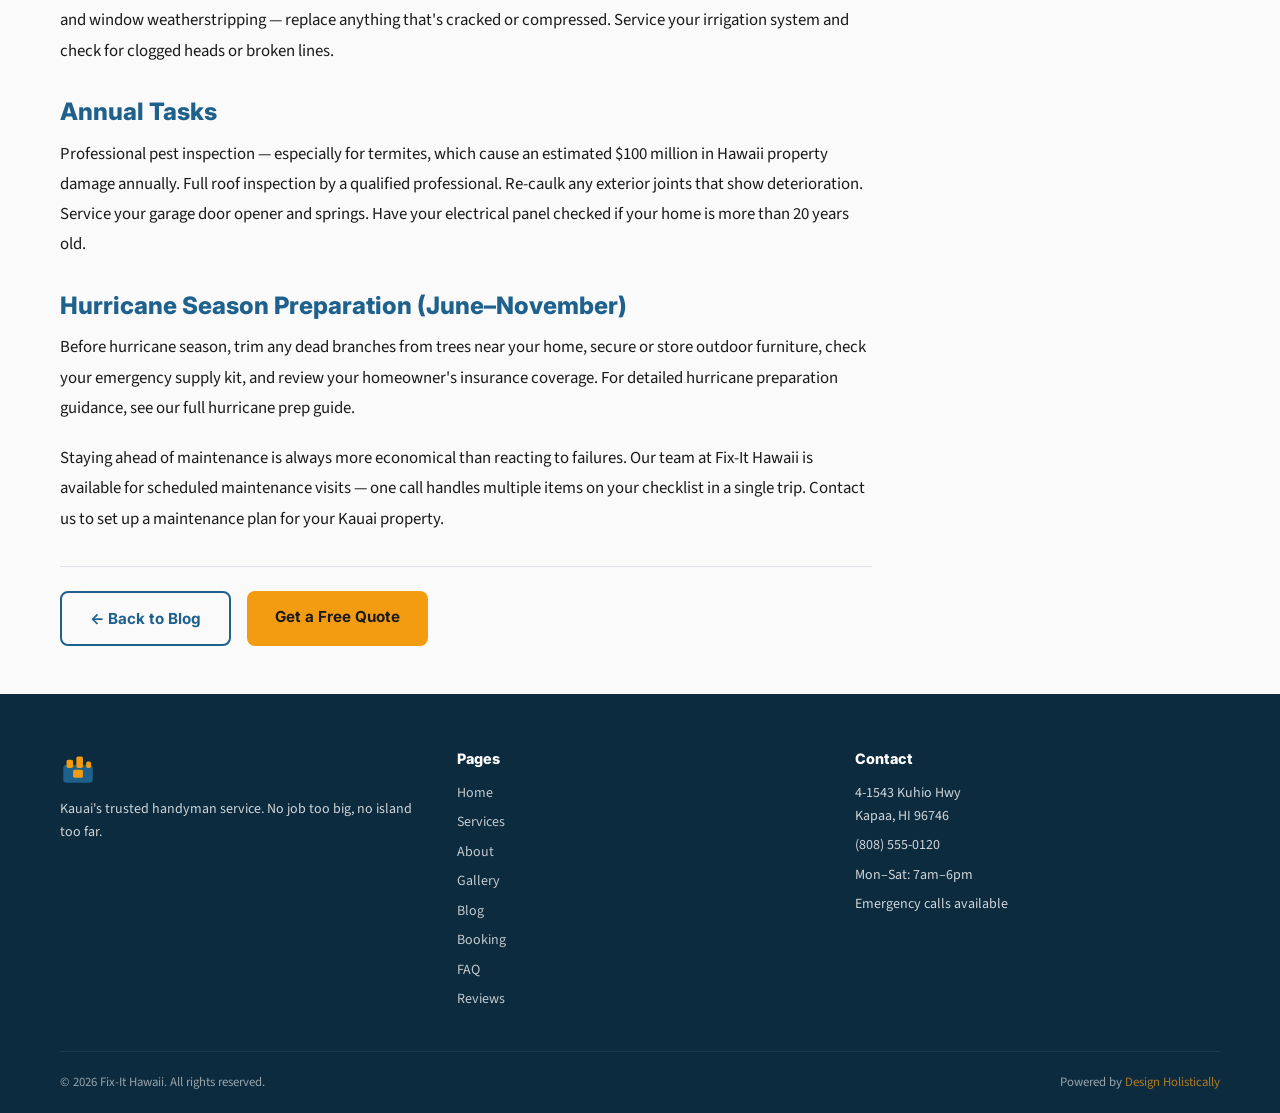
<file: blog-post-1.html>
<!DOCTYPE html>
<html lang="en" data-theme="light">
<head>
  <meta charset="UTF-8"/>
  <meta name="viewport" content="width=device-width, initial-scale=1.0"/>
  <title>Hawaii Home Maintenance Checklist for Every Season | Fix-It Hawaii — Kapaa, Kauai</title>
  <meta name="description" content="Hawaii Home Maintenance Checklist for Every Season — Fix-It Hawaii, Kauai's trusted handyman service."/>
  <meta property="og:title" content="Hawaii Home Maintenance Checklist for Every Season | Fix-It Hawaii"/>
  <meta property="og:description" content="Hawaii Home Maintenance Checklist for Every Season — Fix-It Hawaii, Kauai's trusted handyman service."/>
  <meta property="og:image" content="images/hero.png"/>
  <link rel="stylesheet" href="css/style.css"/>
  
  <link rel="icon" type="image/x-icon" href="images/favicon.ico">
  <link rel="icon" type="image/png" sizes="32x32" href="images/favicon-32x32.png">
  <link rel="icon" type="image/png" sizes="16x16" href="images/favicon-16x16.png">
  <link rel="apple-touch-icon" sizes="180x180" href="images/apple-touch-icon.png">
</head>
<body>

    <header class="site-header" id="siteHeader">
      <div class="header-inner container">
        <a href="index.html" class="logo" aria-label="Fix-It Hawaii Home">
          <svg width="44" height="44" viewBox="0 0 44 44" fill="none" aria-hidden="true">
            <rect x="4" y="18" width="36" height="22" rx="4" fill="#1F618D"/>
            <rect x="8" y="12" width="8" height="10" rx="2" fill="#F39C12"/>
            <rect x="20" y="8" width="8" height="14" rx="2" fill="#F39C12"/>
            <rect x="32" y="14" width="6" height="8" rx="2" fill="#F39C12"/>
            <rect x="16" y="24" width="12" height="10" rx="2" fill="#F39C12"/>
          </svg>
          <span>Fix-It Hawaii</span>
        </a>
        <button class="hamburger" id="hamburger" aria-label="Toggle menu">
          <span></span><span></span><span></span>
        </button>
        <nav class="main-nav" id="mainNav">
          <a href="index.html">Home</a>
          <a href="services.html">Services</a>
          <a href="about.html">About</a>
          <a href="gallery.html">Gallery</a>
          <a href="blog.html">Blog</a>
          <a href="booking.html">Booking</a>
          <a href="faq.html">FAQ</a>
          <a href="reviews.html">Reviews</a>
          <a href="admin.html">Admin</a>
          <button class="dark-toggle" id="darkToggle" aria-label="Toggle dark mode">🌙</button>
        </nav>
      </div>
    </header>

    <section class="page-hero animate-in">
      <div class="container">
        <span class="blog-tag">Home Tips</span>
        <h1>Hawaii Home Maintenance Checklist for Every Season</h1>
        <div class="post-meta"><span>Fix-It Hawaii Team</span> · <span>June 2026</span></div>
      </div>
    </section>
    <div class="blog-post-layout container animate-in">
      <article class="post-content">
        <img src="images/blog-1.png" alt="Hawaii Home Maintenance Checklist for Every Season" class="post-hero-img" loading="lazy"/>
        <p>Hawaii's tropical climate creates unique home maintenance rhythms unlike anywhere on the mainland. While there aren't dramatic seasonal temperature shifts, Kauai's wet and dry seasons, hurricane season (June through November), and the island's varied microclimates all demand a proactive approach to home maintenance. Here's a comprehensive checklist organized by task frequency.</p>

<h2>Monthly Tasks</h2>
<p>Test all smoke and carbon monoxide detectors. Check under sinks for any signs of moisture or drip stains. Clear gutters and downspouts — Kauai's rainfall (particularly on the North Shore) can overwhelm clogged drainage quickly. Check your HVAC filters and replace if needed — Hawaii's humidity means filters load up faster than on the mainland. Look for signs of pest activity, particularly termites, which are endemic to Hawaii.</p>

<h2>Quarterly Tasks (Every 3 Months)</h2>
<p>Inspect your roof for missing shingles, lifted flashing, or debris buildup. Check all exterior caulking around windows, doors, and penetrations — UV exposure and temperature cycling degrade caulk faster in Hawaii. Test your GFCIs (ground fault circuit interrupter outlets) in bathrooms, kitchens, and outdoor areas. Service your water heater — flush the tank if it's tank-style to remove mineral buildup from Hawaii's hard water. Inspect your lanai or deck for soft boards, wobbly railings, or fastener corrosion.</p>

<h2>Biannual Tasks (Twice Per Year)</h2>
<p>Have your HVAC system professionally serviced. Pressure wash exterior surfaces including walkways, driveway, and siding to remove mold and mildew growth. Check foundation perimeter for water pooling or erosion. Inspect all door and window weatherstripping — replace anything that's cracked or compressed. Service your irrigation system and check for clogged heads or broken lines.</p>

<h2>Annual Tasks</h2>
<p>Professional pest inspection — especially for termites, which cause an estimated $100 million in Hawaii property damage annually. Full roof inspection by a qualified professional. Re-caulk any exterior joints that show deterioration. Service your garage door opener and springs. Have your electrical panel checked if your home is more than 20 years old.</p>

<h2>Hurricane Season Preparation (June–November)</h2>
<p>Before hurricane season, trim any dead branches from trees near your home, secure or store outdoor furniture, check your emergency supply kit, and review your homeowner's insurance coverage. For detailed hurricane preparation guidance, see our full hurricane prep guide.</p>

<p>Staying ahead of maintenance is always more economical than reacting to failures. Our team at Fix-It Hawaii is available for scheduled maintenance visits — one call handles multiple items on your checklist in a single trip. Contact us to set up a maintenance plan for your Kauai property.</p>
        <div class="post-footer">
          <a href="blog.html" class="btn btn-secondary">← Back to Blog</a>
          <a href="booking.html" class="btn btn-primary">Get a Free Quote</a>
        </div>
      </article>
      <aside class="post-sidebar">
        <div class="sidebar-card">
          <h3>Free Estimate</h3>
          <p>Honest pricing, quality work, and we show up on time — every time.</p>
          <a href="booking.html" class="btn btn-primary">Request Quote</a>
        </div>
        <div class="sidebar-card">
          <h3>More Articles</h3>          <a href="blog-post-1.html" class="sidebar-link">Hawaii Home Maintenance Checklist for Every Season</a>
          <a href="blog-post-2.html" class="sidebar-link">Hurricane Prep: How to Protect Your Kauai Home</a>
          <a href="blog-post-3.html" class="sidebar-link">Common Repairs in Older Hawaii Homes (And What They Cost)</a>
          <a href="blog-post-4.html" class="sidebar-link">DIY vs. Hire a Handyman: A Practical Guide for Kauai Homeowners</a>
          <a href="blog-post-5.html" class="sidebar-link">How Humidity Damages Home Structures in Hawaii</a>
          <a href="blog-post-6.html" class="sidebar-link">How to Choose a Licensed Contractor in Hawaii</a>
        </div>
      </aside>
    </div>

    <footer class="site-footer">
      <div class="container">
        <div class="footer-grid">
          <div class="footer-brand">
            <svg width="36" height="36" viewBox="0 0 44 44" fill="none">
              <rect x="4" y="18" width="36" height="22" rx="4" fill="#1F618D"/>
              <rect x="8" y="12" width="8" height="10" rx="2" fill="#F39C12"/>
              <rect x="20" y="8" width="8" height="14" rx="2" fill="#F39C12"/>
              <rect x="32" y="14" width="6" height="8" rx="2" fill="#F39C12"/>
              <rect x="16" y="24" width="12" height="10" rx="2" fill="#F39C12"/>
            </svg>
            <p>Kauai's trusted handyman service. No job too big, no island too far.</p>
          </div>
          <div class="footer-links">
            <h4>Pages</h4>
            <a href="index.html">Home</a>
            <a href="services.html">Services</a>
            <a href="about.html">About</a>
            <a href="gallery.html">Gallery</a>
            <a href="blog.html">Blog</a>
            <a href="booking.html">Booking</a>
            <a href="faq.html">FAQ</a>
            <a href="reviews.html">Reviews</a>
          </div>
          <div class="footer-contact">
            <h4>Contact</h4>
            <p>4-1543 Kuhio Hwy<br>Kapaa, HI 96746</p>
            <p><a href="tel:+18085550120">(808) 555-0120</a></p>
            <p>Mon–Sat: 7am–6pm</p>
            <p>Emergency calls available</p>
          </div>
        </div>
        <div class="footer-bottom">
          <p>&copy; 2026 Fix-It Hawaii. All rights reserved.</p>
          <p>Powered by <a href="https://designholistically.com" target="_blank">Design Holistically</a></p>
        </div>
      </div>
    </footer>
    <button class="back-to-top" id="backToTop" aria-label="Back to top">↑</button>
    <script src="js/main.js"></script>
</body>
</html>
</file>
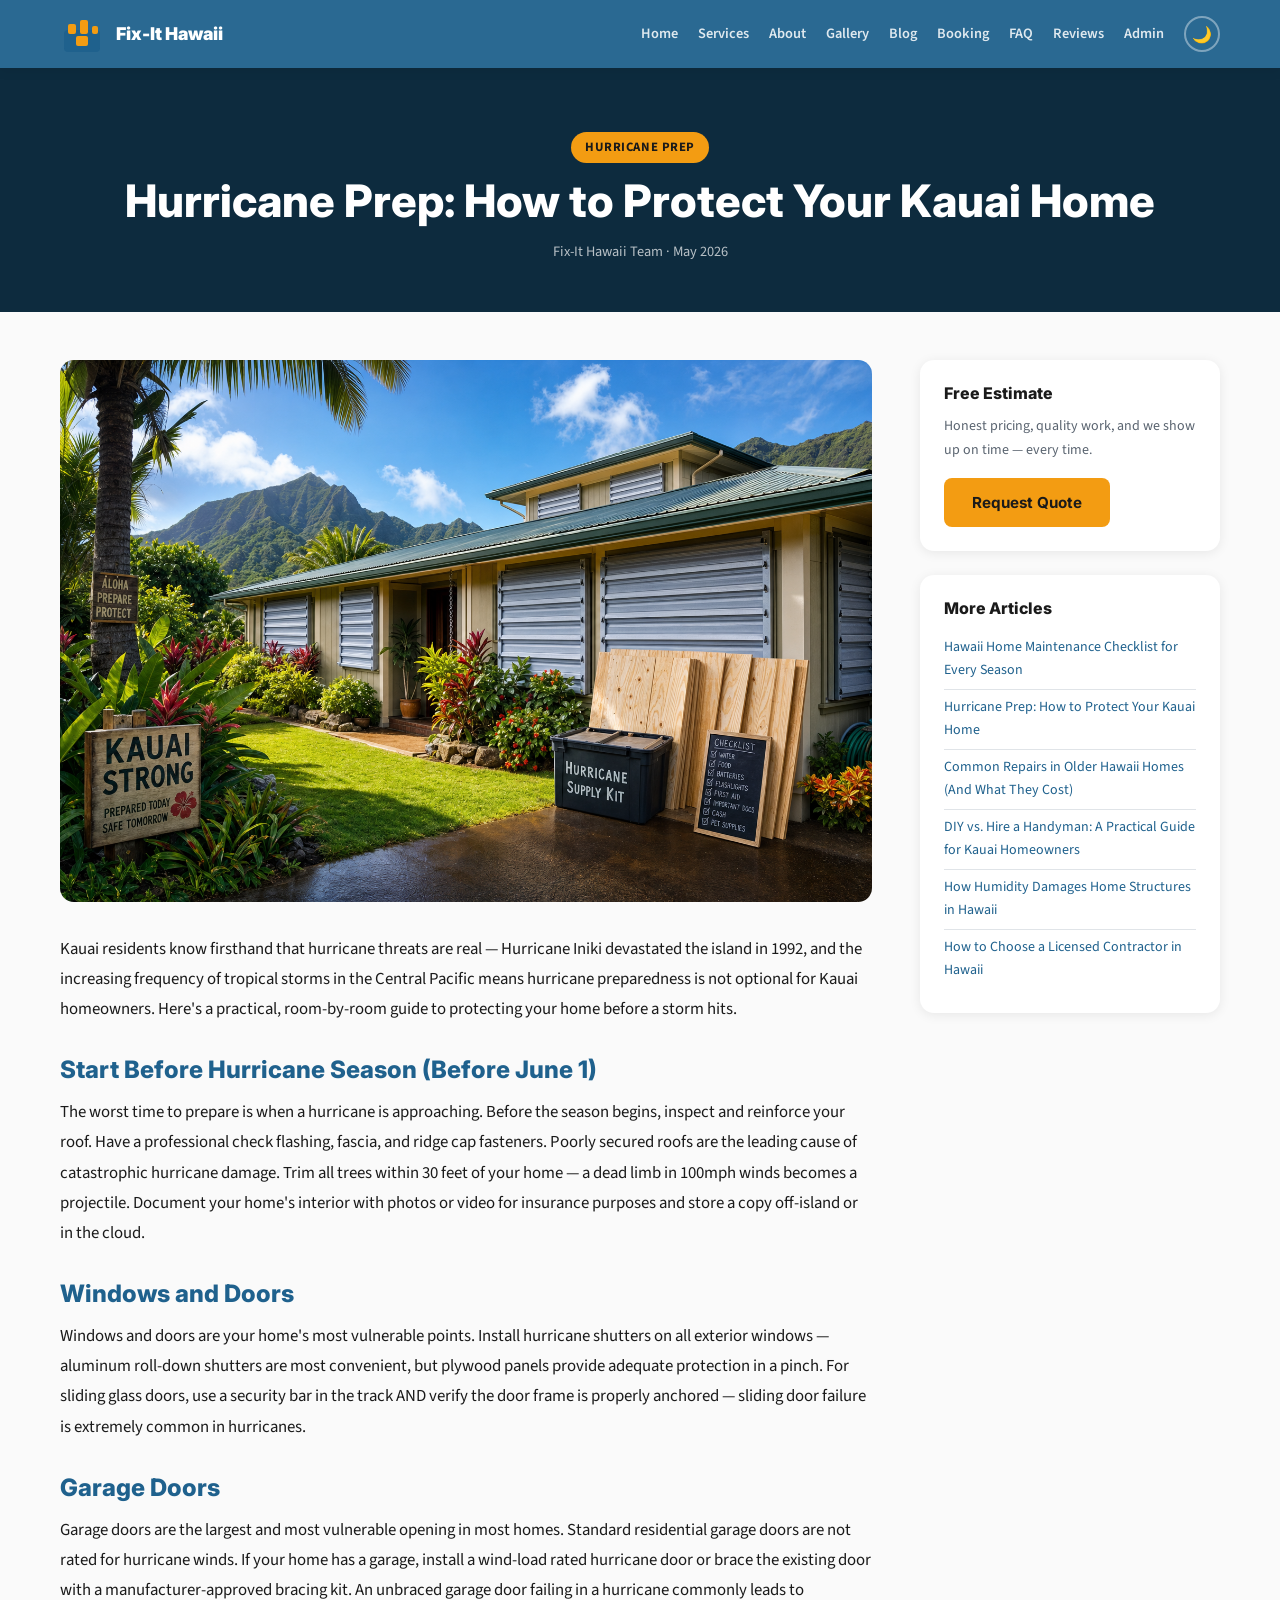
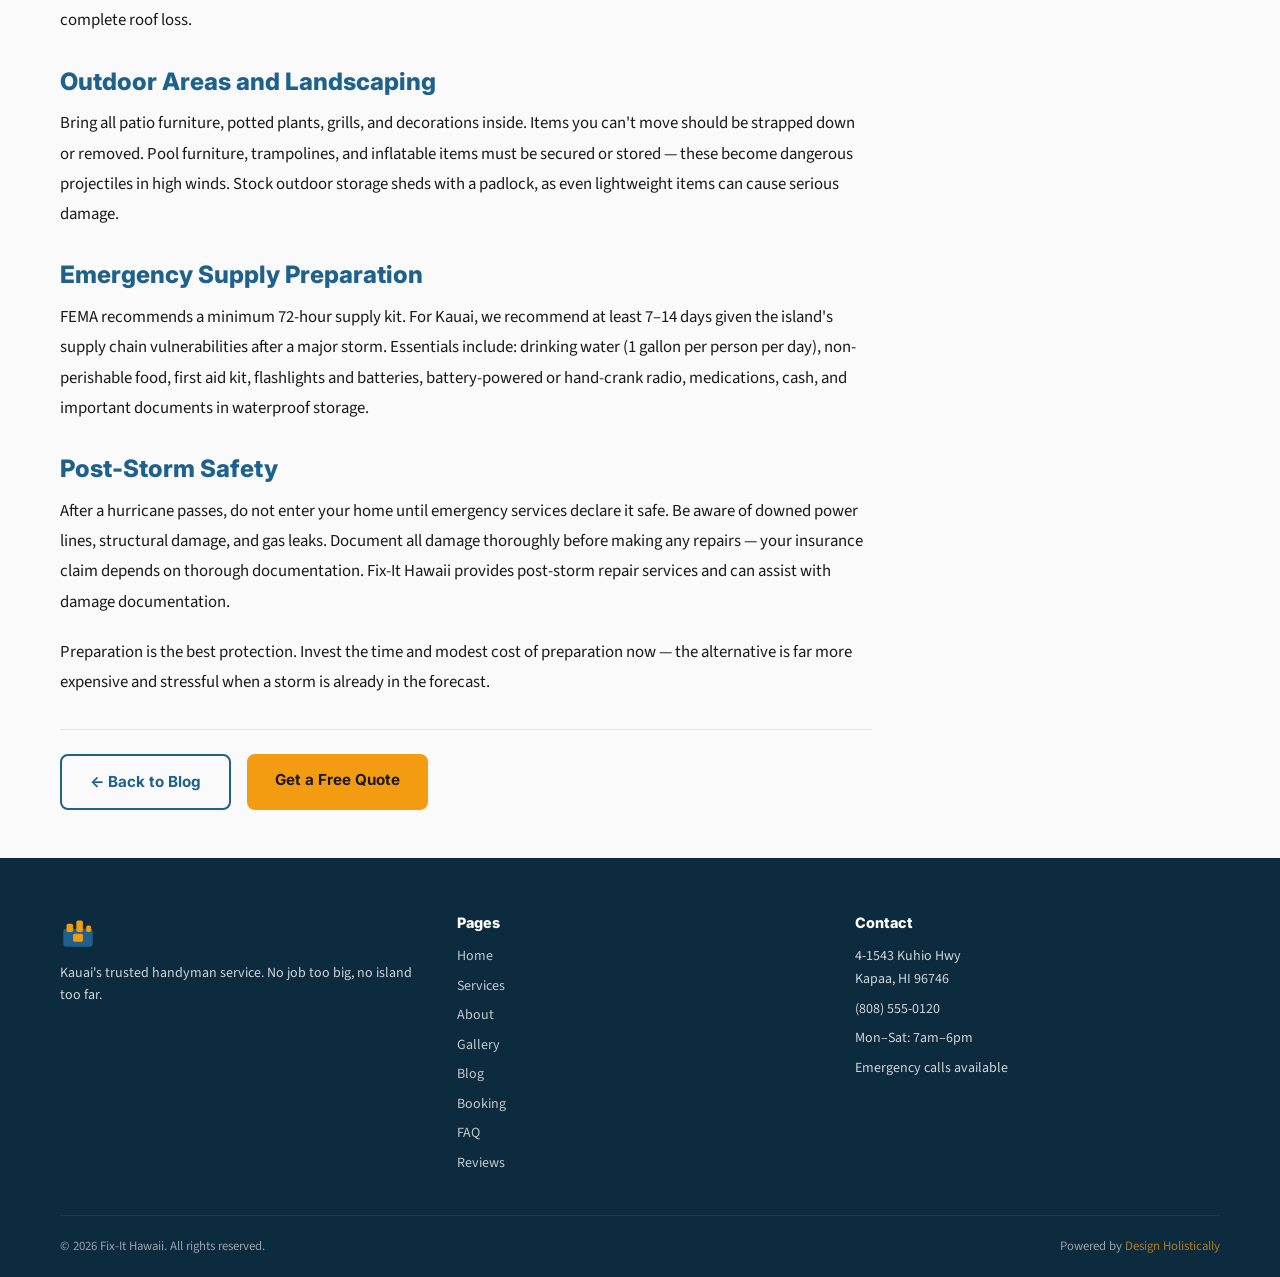
<file: blog-post-2.html>
<!DOCTYPE html>
<html lang="en" data-theme="light">
<head>
  <meta charset="UTF-8"/>
  <meta name="viewport" content="width=device-width, initial-scale=1.0"/>
  <title>Hurricane Prep: How to Protect Your Kauai Home | Fix-It Hawaii — Kapaa, Kauai</title>
  <meta name="description" content="Hurricane Prep: How to Protect Your Kauai Home — Fix-It Hawaii, Kauai's trusted handyman service."/>
  <meta property="og:title" content="Hurricane Prep: How to Protect Your Kauai Home | Fix-It Hawaii"/>
  <meta property="og:description" content="Hurricane Prep: How to Protect Your Kauai Home — Fix-It Hawaii, Kauai's trusted handyman service."/>
  <meta property="og:image" content="images/hero.png"/>
  <link rel="stylesheet" href="css/style.css"/>
  
  <link rel="icon" type="image/x-icon" href="images/favicon.ico">
  <link rel="icon" type="image/png" sizes="32x32" href="images/favicon-32x32.png">
  <link rel="icon" type="image/png" sizes="16x16" href="images/favicon-16x16.png">
  <link rel="apple-touch-icon" sizes="180x180" href="images/apple-touch-icon.png">
</head>
<body>

    <header class="site-header" id="siteHeader">
      <div class="header-inner container">
        <a href="index.html" class="logo" aria-label="Fix-It Hawaii Home">
          <svg width="44" height="44" viewBox="0 0 44 44" fill="none" aria-hidden="true">
            <rect x="4" y="18" width="36" height="22" rx="4" fill="#1F618D"/>
            <rect x="8" y="12" width="8" height="10" rx="2" fill="#F39C12"/>
            <rect x="20" y="8" width="8" height="14" rx="2" fill="#F39C12"/>
            <rect x="32" y="14" width="6" height="8" rx="2" fill="#F39C12"/>
            <rect x="16" y="24" width="12" height="10" rx="2" fill="#F39C12"/>
          </svg>
          <span>Fix-It Hawaii</span>
        </a>
        <button class="hamburger" id="hamburger" aria-label="Toggle menu">
          <span></span><span></span><span></span>
        </button>
        <nav class="main-nav" id="mainNav">
          <a href="index.html">Home</a>
          <a href="services.html">Services</a>
          <a href="about.html">About</a>
          <a href="gallery.html">Gallery</a>
          <a href="blog.html">Blog</a>
          <a href="booking.html">Booking</a>
          <a href="faq.html">FAQ</a>
          <a href="reviews.html">Reviews</a>
          <a href="admin.html">Admin</a>
          <button class="dark-toggle" id="darkToggle" aria-label="Toggle dark mode">🌙</button>
        </nav>
      </div>
    </header>

    <section class="page-hero animate-in">
      <div class="container">
        <span class="blog-tag">Hurricane Prep</span>
        <h1>Hurricane Prep: How to Protect Your Kauai Home</h1>
        <div class="post-meta"><span>Fix-It Hawaii Team</span> · <span>May 2026</span></div>
      </div>
    </section>
    <div class="blog-post-layout container animate-in">
      <article class="post-content">
        <img src="images/blog-2.png" alt="Hurricane Prep: How to Protect Your Kauai Home" class="post-hero-img" loading="lazy"/>
        <p>Kauai residents know firsthand that hurricane threats are real — Hurricane Iniki devastated the island in 1992, and the increasing frequency of tropical storms in the Central Pacific means hurricane preparedness is not optional for Kauai homeowners. Here's a practical, room-by-room guide to protecting your home before a storm hits.</p>

<h2>Start Before Hurricane Season (Before June 1)</h2>
<p>The worst time to prepare is when a hurricane is approaching. Before the season begins, inspect and reinforce your roof. Have a professional check flashing, fascia, and ridge cap fasteners. Poorly secured roofs are the leading cause of catastrophic hurricane damage. Trim all trees within 30 feet of your home — a dead limb in 100mph winds becomes a projectile. Document your home's interior with photos or video for insurance purposes and store a copy off-island or in the cloud.</p>

<h2>Windows and Doors</h2>
<p>Windows and doors are your home's most vulnerable points. Install hurricane shutters on all exterior windows — aluminum roll-down shutters are most convenient, but plywood panels provide adequate protection in a pinch. For sliding glass doors, use a security bar in the track AND verify the door frame is properly anchored — sliding door failure is extremely common in hurricanes.</p>

<h2>Garage Doors</h2>
<p>Garage doors are the largest and most vulnerable opening in most homes. Standard residential garage doors are not rated for hurricane winds. If your home has a garage, install a wind-load rated hurricane door or brace the existing door with a manufacturer-approved bracing kit. An unbraced garage door failing in a hurricane commonly leads to complete roof loss.</p>

<h2>Outdoor Areas and Landscaping</h2>
<p>Bring all patio furniture, potted plants, grills, and decorations inside. Items you can't move should be strapped down or removed. Pool furniture, trampolines, and inflatable items must be secured or stored — these become dangerous projectiles in high winds. Stock outdoor storage sheds with a padlock, as even lightweight items can cause serious damage.</p>

<h2>Emergency Supply Preparation</h2>
<p>FEMA recommends a minimum 72-hour supply kit. For Kauai, we recommend at least 7–14 days given the island's supply chain vulnerabilities after a major storm. Essentials include: drinking water (1 gallon per person per day), non-perishable food, first aid kit, flashlights and batteries, battery-powered or hand-crank radio, medications, cash, and important documents in waterproof storage.</p>

<h2>Post-Storm Safety</h2>
<p>After a hurricane passes, do not enter your home until emergency services declare it safe. Be aware of downed power lines, structural damage, and gas leaks. Document all damage thoroughly before making any repairs — your insurance claim depends on thorough documentation. Fix-It Hawaii provides post-storm repair services and can assist with damage documentation.</p>

<p>Preparation is the best protection. Invest the time and modest cost of preparation now — the alternative is far more expensive and stressful when a storm is already in the forecast.</p>
        <div class="post-footer">
          <a href="blog.html" class="btn btn-secondary">← Back to Blog</a>
          <a href="booking.html" class="btn btn-primary">Get a Free Quote</a>
        </div>
      </article>
      <aside class="post-sidebar">
        <div class="sidebar-card">
          <h3>Free Estimate</h3>
          <p>Honest pricing, quality work, and we show up on time — every time.</p>
          <a href="booking.html" class="btn btn-primary">Request Quote</a>
        </div>
        <div class="sidebar-card">
          <h3>More Articles</h3>          <a href="blog-post-1.html" class="sidebar-link">Hawaii Home Maintenance Checklist for Every Season</a>
          <a href="blog-post-2.html" class="sidebar-link">Hurricane Prep: How to Protect Your Kauai Home</a>
          <a href="blog-post-3.html" class="sidebar-link">Common Repairs in Older Hawaii Homes (And What They Cost)</a>
          <a href="blog-post-4.html" class="sidebar-link">DIY vs. Hire a Handyman: A Practical Guide for Kauai Homeowners</a>
          <a href="blog-post-5.html" class="sidebar-link">How Humidity Damages Home Structures in Hawaii</a>
          <a href="blog-post-6.html" class="sidebar-link">How to Choose a Licensed Contractor in Hawaii</a>
        </div>
      </aside>
    </div>

    <footer class="site-footer">
      <div class="container">
        <div class="footer-grid">
          <div class="footer-brand">
            <svg width="36" height="36" viewBox="0 0 44 44" fill="none">
              <rect x="4" y="18" width="36" height="22" rx="4" fill="#1F618D"/>
              <rect x="8" y="12" width="8" height="10" rx="2" fill="#F39C12"/>
              <rect x="20" y="8" width="8" height="14" rx="2" fill="#F39C12"/>
              <rect x="32" y="14" width="6" height="8" rx="2" fill="#F39C12"/>
              <rect x="16" y="24" width="12" height="10" rx="2" fill="#F39C12"/>
            </svg>
            <p>Kauai's trusted handyman service. No job too big, no island too far.</p>
          </div>
          <div class="footer-links">
            <h4>Pages</h4>
            <a href="index.html">Home</a>
            <a href="services.html">Services</a>
            <a href="about.html">About</a>
            <a href="gallery.html">Gallery</a>
            <a href="blog.html">Blog</a>
            <a href="booking.html">Booking</a>
            <a href="faq.html">FAQ</a>
            <a href="reviews.html">Reviews</a>
          </div>
          <div class="footer-contact">
            <h4>Contact</h4>
            <p>4-1543 Kuhio Hwy<br>Kapaa, HI 96746</p>
            <p><a href="tel:+18085550120">(808) 555-0120</a></p>
            <p>Mon–Sat: 7am–6pm</p>
            <p>Emergency calls available</p>
          </div>
        </div>
        <div class="footer-bottom">
          <p>&copy; 2026 Fix-It Hawaii. All rights reserved.</p>
          <p>Powered by <a href="https://designholistically.com" target="_blank">Design Holistically</a></p>
        </div>
      </div>
    </footer>
    <button class="back-to-top" id="backToTop" aria-label="Back to top">↑</button>
    <script src="js/main.js"></script>
</body>
</html>
</file>
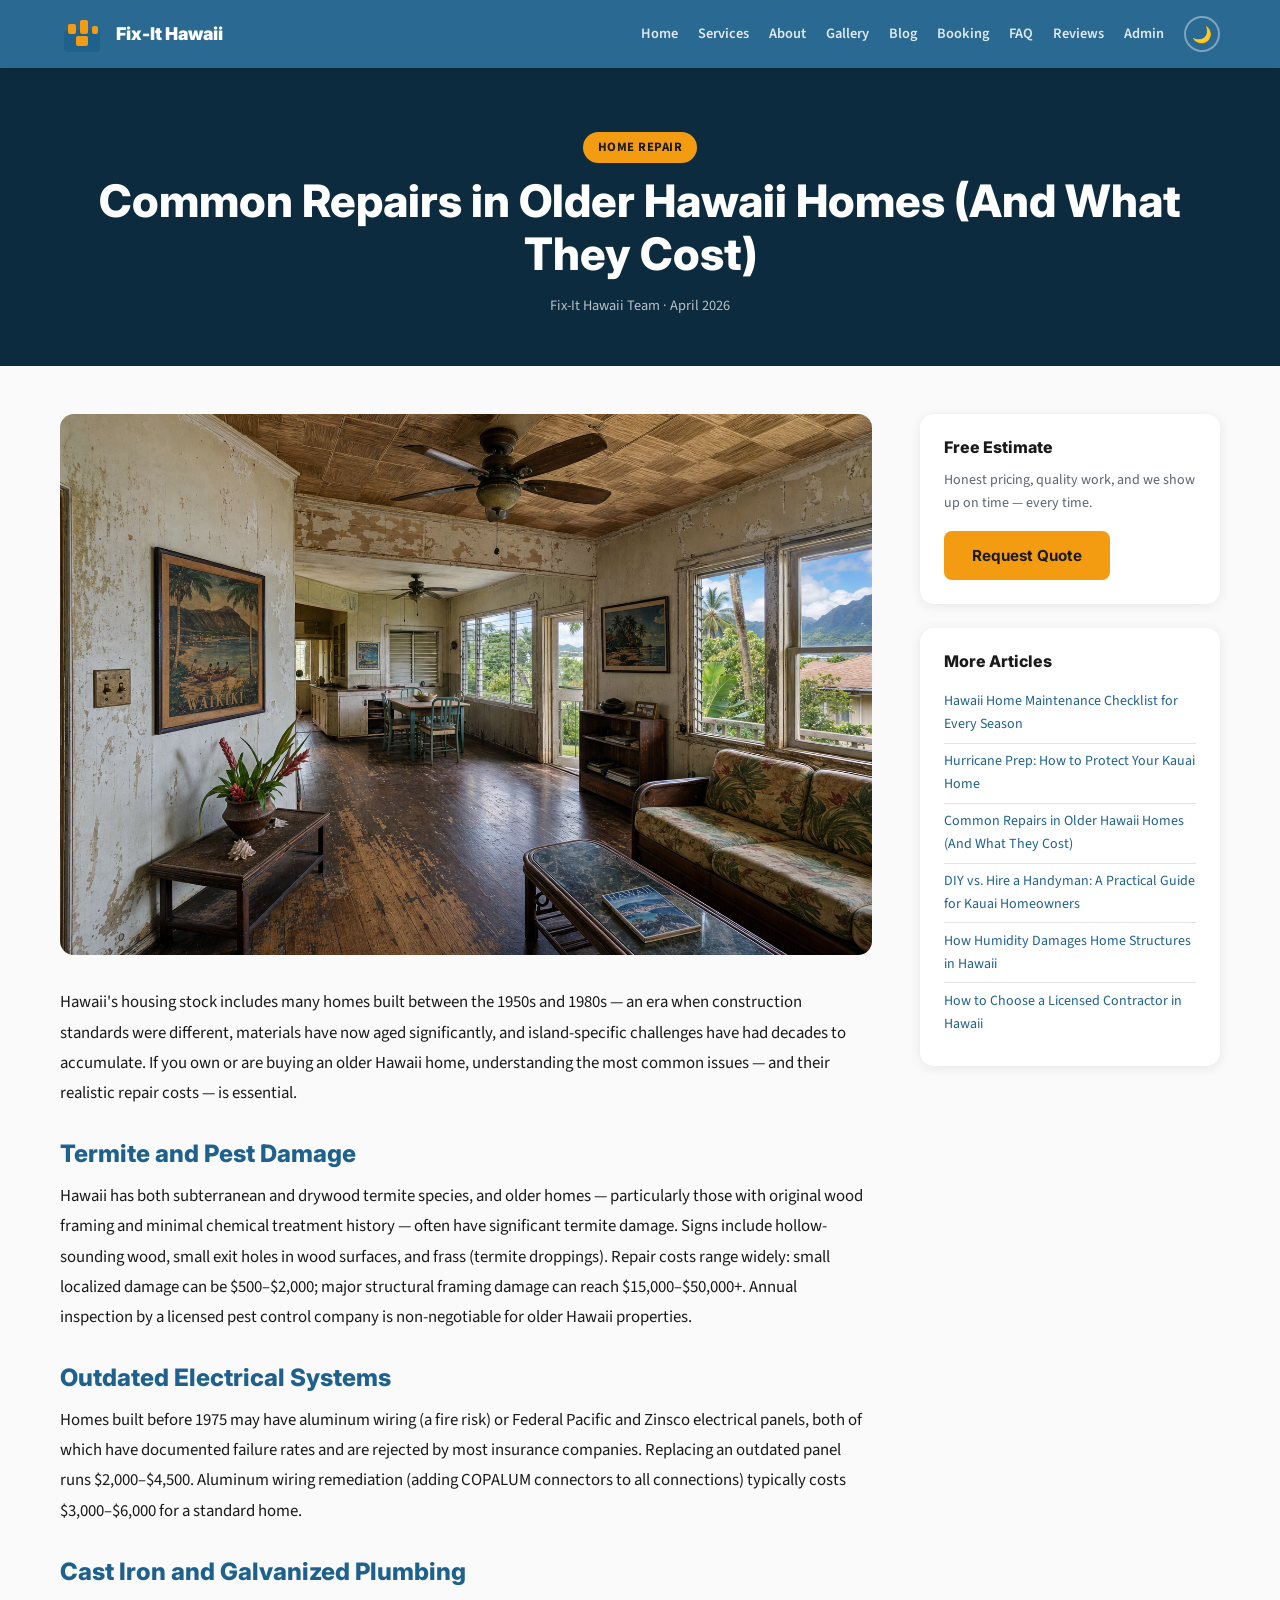
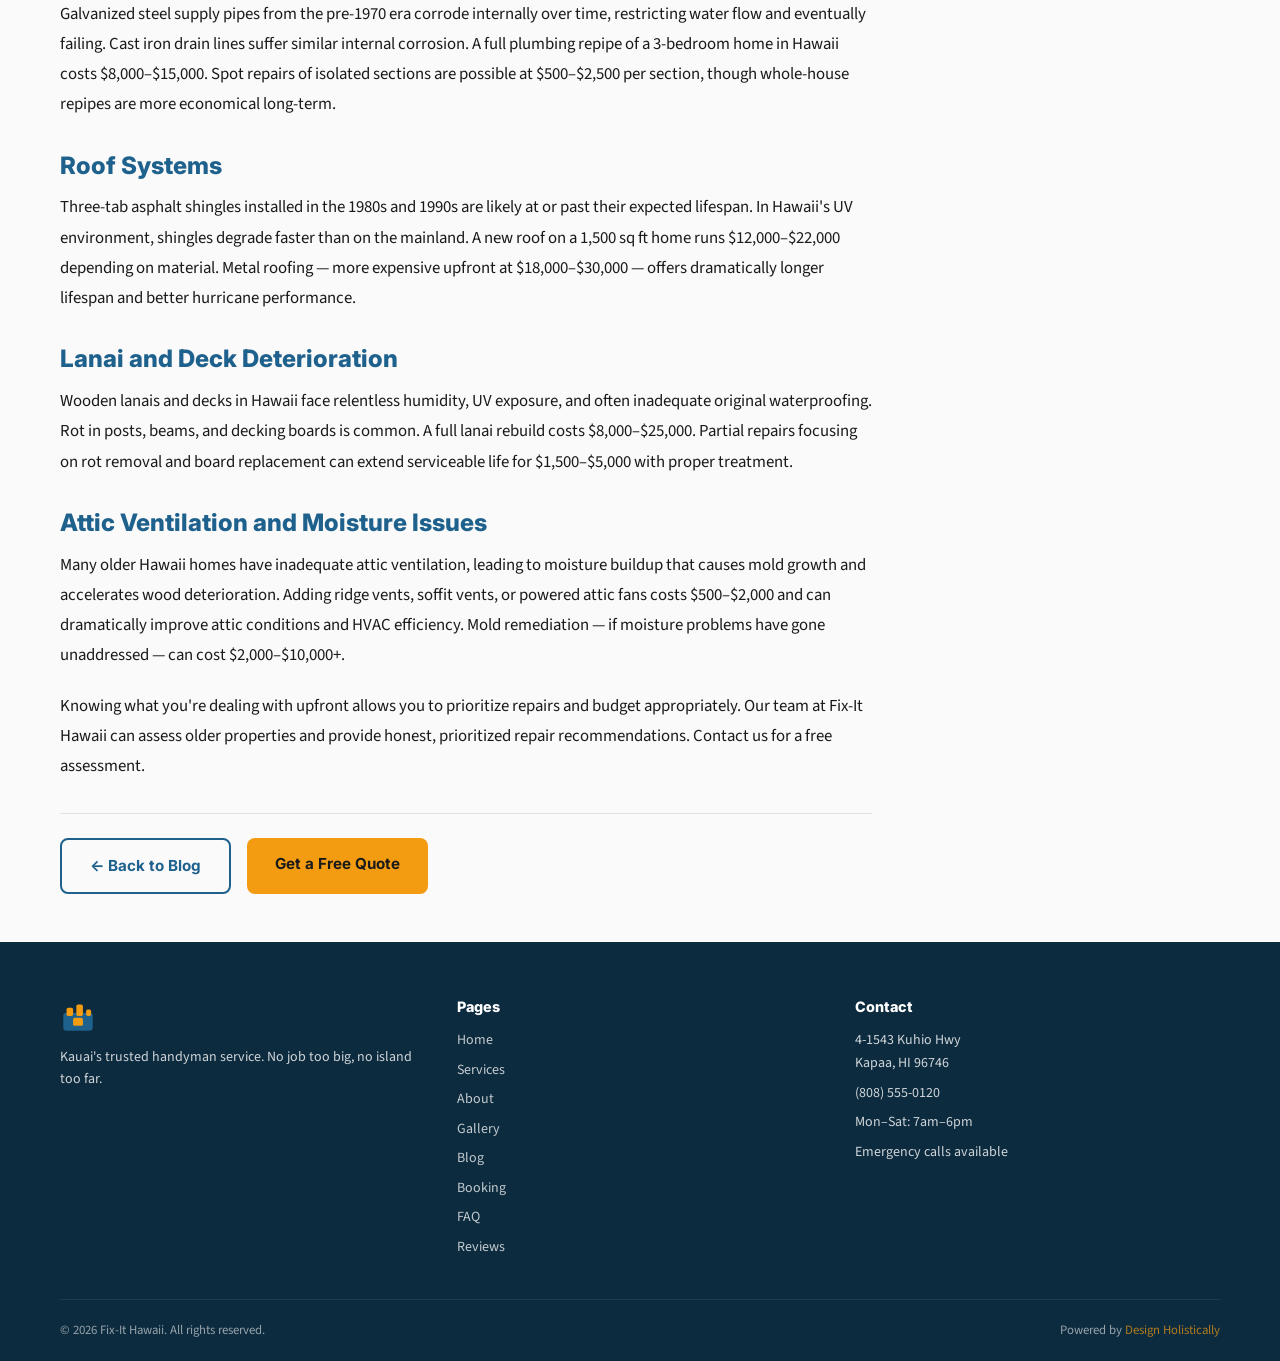
<file: blog-post-3.html>
<!DOCTYPE html>
<html lang="en" data-theme="light">
<head>
  <meta charset="UTF-8"/>
  <meta name="viewport" content="width=device-width, initial-scale=1.0"/>
  <title>Common Repairs in Older Hawaii Homes (And What They Cost) | Fix-It Hawaii — Kapaa, Kauai</title>
  <meta name="description" content="Common Repairs in Older Hawaii Homes (And What They Cost) — Fix-It Hawaii, Kauai's trusted handyman service."/>
  <meta property="og:title" content="Common Repairs in Older Hawaii Homes (And What They Cost) | Fix-It Hawaii"/>
  <meta property="og:description" content="Common Repairs in Older Hawaii Homes (And What They Cost) — Fix-It Hawaii, Kauai's trusted handyman service."/>
  <meta property="og:image" content="images/hero.png"/>
  <link rel="stylesheet" href="css/style.css"/>
  
  <link rel="icon" type="image/x-icon" href="images/favicon.ico">
  <link rel="icon" type="image/png" sizes="32x32" href="images/favicon-32x32.png">
  <link rel="icon" type="image/png" sizes="16x16" href="images/favicon-16x16.png">
  <link rel="apple-touch-icon" sizes="180x180" href="images/apple-touch-icon.png">
</head>
<body>

    <header class="site-header" id="siteHeader">
      <div class="header-inner container">
        <a href="index.html" class="logo" aria-label="Fix-It Hawaii Home">
          <svg width="44" height="44" viewBox="0 0 44 44" fill="none" aria-hidden="true">
            <rect x="4" y="18" width="36" height="22" rx="4" fill="#1F618D"/>
            <rect x="8" y="12" width="8" height="10" rx="2" fill="#F39C12"/>
            <rect x="20" y="8" width="8" height="14" rx="2" fill="#F39C12"/>
            <rect x="32" y="14" width="6" height="8" rx="2" fill="#F39C12"/>
            <rect x="16" y="24" width="12" height="10" rx="2" fill="#F39C12"/>
          </svg>
          <span>Fix-It Hawaii</span>
        </a>
        <button class="hamburger" id="hamburger" aria-label="Toggle menu">
          <span></span><span></span><span></span>
        </button>
        <nav class="main-nav" id="mainNav">
          <a href="index.html">Home</a>
          <a href="services.html">Services</a>
          <a href="about.html">About</a>
          <a href="gallery.html">Gallery</a>
          <a href="blog.html">Blog</a>
          <a href="booking.html">Booking</a>
          <a href="faq.html">FAQ</a>
          <a href="reviews.html">Reviews</a>
          <a href="admin.html">Admin</a>
          <button class="dark-toggle" id="darkToggle" aria-label="Toggle dark mode">🌙</button>
        </nav>
      </div>
    </header>

    <section class="page-hero animate-in">
      <div class="container">
        <span class="blog-tag">Home Repair</span>
        <h1>Common Repairs in Older Hawaii Homes (And What They Cost)</h1>
        <div class="post-meta"><span>Fix-It Hawaii Team</span> · <span>April 2026</span></div>
      </div>
    </section>
    <div class="blog-post-layout container animate-in">
      <article class="post-content">
        <img src="images/blog-3.png" alt="Common Repairs in Older Hawaii Homes (And What They Cost)" class="post-hero-img" loading="lazy"/>
        <p>Hawaii's housing stock includes many homes built between the 1950s and 1980s — an era when construction standards were different, materials have now aged significantly, and island-specific challenges have had decades to accumulate. If you own or are buying an older Hawaii home, understanding the most common issues — and their realistic repair costs — is essential.</p>

<h2>Termite and Pest Damage</h2>
<p>Hawaii has both subterranean and drywood termite species, and older homes — particularly those with original wood framing and minimal chemical treatment history — often have significant termite damage. Signs include hollow-sounding wood, small exit holes in wood surfaces, and frass (termite droppings). Repair costs range widely: small localized damage can be $500–$2,000; major structural framing damage can reach $15,000–$50,000+. Annual inspection by a licensed pest control company is non-negotiable for older Hawaii properties.</p>

<h2>Outdated Electrical Systems</h2>
<p>Homes built before 1975 may have aluminum wiring (a fire risk) or Federal Pacific and Zinsco electrical panels, both of which have documented failure rates and are rejected by most insurance companies. Replacing an outdated panel runs $2,000–$4,500. Aluminum wiring remediation (adding COPALUM connectors to all connections) typically costs $3,000–$6,000 for a standard home.</p>

<h2>Cast Iron and Galvanized Plumbing</h2>
<p>Galvanized steel supply pipes from the pre-1970 era corrode internally over time, restricting water flow and eventually failing. Cast iron drain lines suffer similar internal corrosion. A full plumbing repipe of a 3-bedroom home in Hawaii costs $8,000–$15,000. Spot repairs of isolated sections are possible at $500–$2,500 per section, though whole-house repipes are more economical long-term.</p>

<h2>Roof Systems</h2>
<p>Three-tab asphalt shingles installed in the 1980s and 1990s are likely at or past their expected lifespan. In Hawaii's UV environment, shingles degrade faster than on the mainland. A new roof on a 1,500 sq ft home runs $12,000–$22,000 depending on material. Metal roofing — more expensive upfront at $18,000–$30,000 — offers dramatically longer lifespan and better hurricane performance.</p>

<h2>Lanai and Deck Deterioration</h2>
<p>Wooden lanais and decks in Hawaii face relentless humidity, UV exposure, and often inadequate original waterproofing. Rot in posts, beams, and decking boards is common. A full lanai rebuild costs $8,000–$25,000. Partial repairs focusing on rot removal and board replacement can extend serviceable life for $1,500–$5,000 with proper treatment.</p>

<h2>Attic Ventilation and Moisture Issues</h2>
<p>Many older Hawaii homes have inadequate attic ventilation, leading to moisture buildup that causes mold growth and accelerates wood deterioration. Adding ridge vents, soffit vents, or powered attic fans costs $500–$2,000 and can dramatically improve attic conditions and HVAC efficiency. Mold remediation — if moisture problems have gone unaddressed — can cost $2,000–$10,000+.</p>

<p>Knowing what you're dealing with upfront allows you to prioritize repairs and budget appropriately. Our team at Fix-It Hawaii can assess older properties and provide honest, prioritized repair recommendations. Contact us for a free assessment.</p>
        <div class="post-footer">
          <a href="blog.html" class="btn btn-secondary">← Back to Blog</a>
          <a href="booking.html" class="btn btn-primary">Get a Free Quote</a>
        </div>
      </article>
      <aside class="post-sidebar">
        <div class="sidebar-card">
          <h3>Free Estimate</h3>
          <p>Honest pricing, quality work, and we show up on time — every time.</p>
          <a href="booking.html" class="btn btn-primary">Request Quote</a>
        </div>
        <div class="sidebar-card">
          <h3>More Articles</h3>          <a href="blog-post-1.html" class="sidebar-link">Hawaii Home Maintenance Checklist for Every Season</a>
          <a href="blog-post-2.html" class="sidebar-link">Hurricane Prep: How to Protect Your Kauai Home</a>
          <a href="blog-post-3.html" class="sidebar-link">Common Repairs in Older Hawaii Homes (And What They Cost)</a>
          <a href="blog-post-4.html" class="sidebar-link">DIY vs. Hire a Handyman: A Practical Guide for Kauai Homeowners</a>
          <a href="blog-post-5.html" class="sidebar-link">How Humidity Damages Home Structures in Hawaii</a>
          <a href="blog-post-6.html" class="sidebar-link">How to Choose a Licensed Contractor in Hawaii</a>
        </div>
      </aside>
    </div>

    <footer class="site-footer">
      <div class="container">
        <div class="footer-grid">
          <div class="footer-brand">
            <svg width="36" height="36" viewBox="0 0 44 44" fill="none">
              <rect x="4" y="18" width="36" height="22" rx="4" fill="#1F618D"/>
              <rect x="8" y="12" width="8" height="10" rx="2" fill="#F39C12"/>
              <rect x="20" y="8" width="8" height="14" rx="2" fill="#F39C12"/>
              <rect x="32" y="14" width="6" height="8" rx="2" fill="#F39C12"/>
              <rect x="16" y="24" width="12" height="10" rx="2" fill="#F39C12"/>
            </svg>
            <p>Kauai's trusted handyman service. No job too big, no island too far.</p>
          </div>
          <div class="footer-links">
            <h4>Pages</h4>
            <a href="index.html">Home</a>
            <a href="services.html">Services</a>
            <a href="about.html">About</a>
            <a href="gallery.html">Gallery</a>
            <a href="blog.html">Blog</a>
            <a href="booking.html">Booking</a>
            <a href="faq.html">FAQ</a>
            <a href="reviews.html">Reviews</a>
          </div>
          <div class="footer-contact">
            <h4>Contact</h4>
            <p>4-1543 Kuhio Hwy<br>Kapaa, HI 96746</p>
            <p><a href="tel:+18085550120">(808) 555-0120</a></p>
            <p>Mon–Sat: 7am–6pm</p>
            <p>Emergency calls available</p>
          </div>
        </div>
        <div class="footer-bottom">
          <p>&copy; 2026 Fix-It Hawaii. All rights reserved.</p>
          <p>Powered by <a href="https://designholistically.com" target="_blank">Design Holistically</a></p>
        </div>
      </div>
    </footer>
    <button class="back-to-top" id="backToTop" aria-label="Back to top">↑</button>
    <script src="js/main.js"></script>
</body>
</html>
</file>
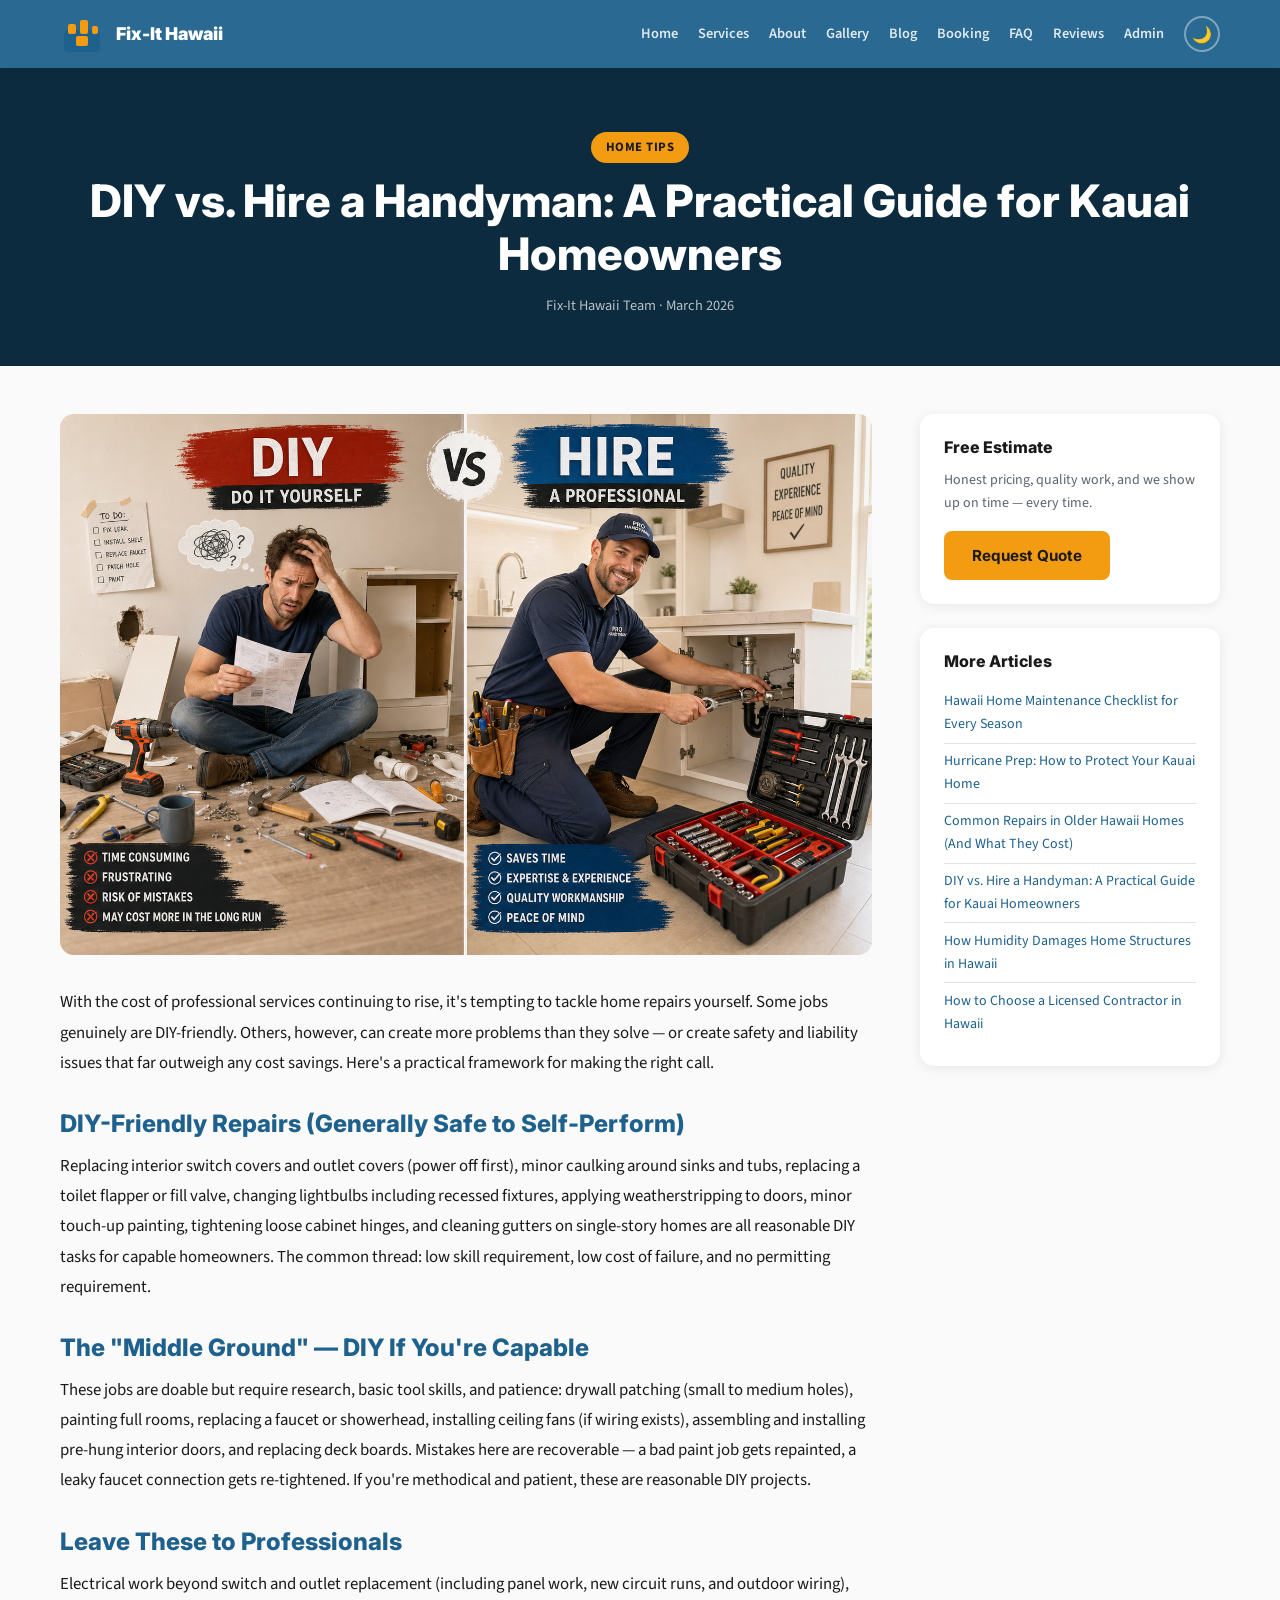
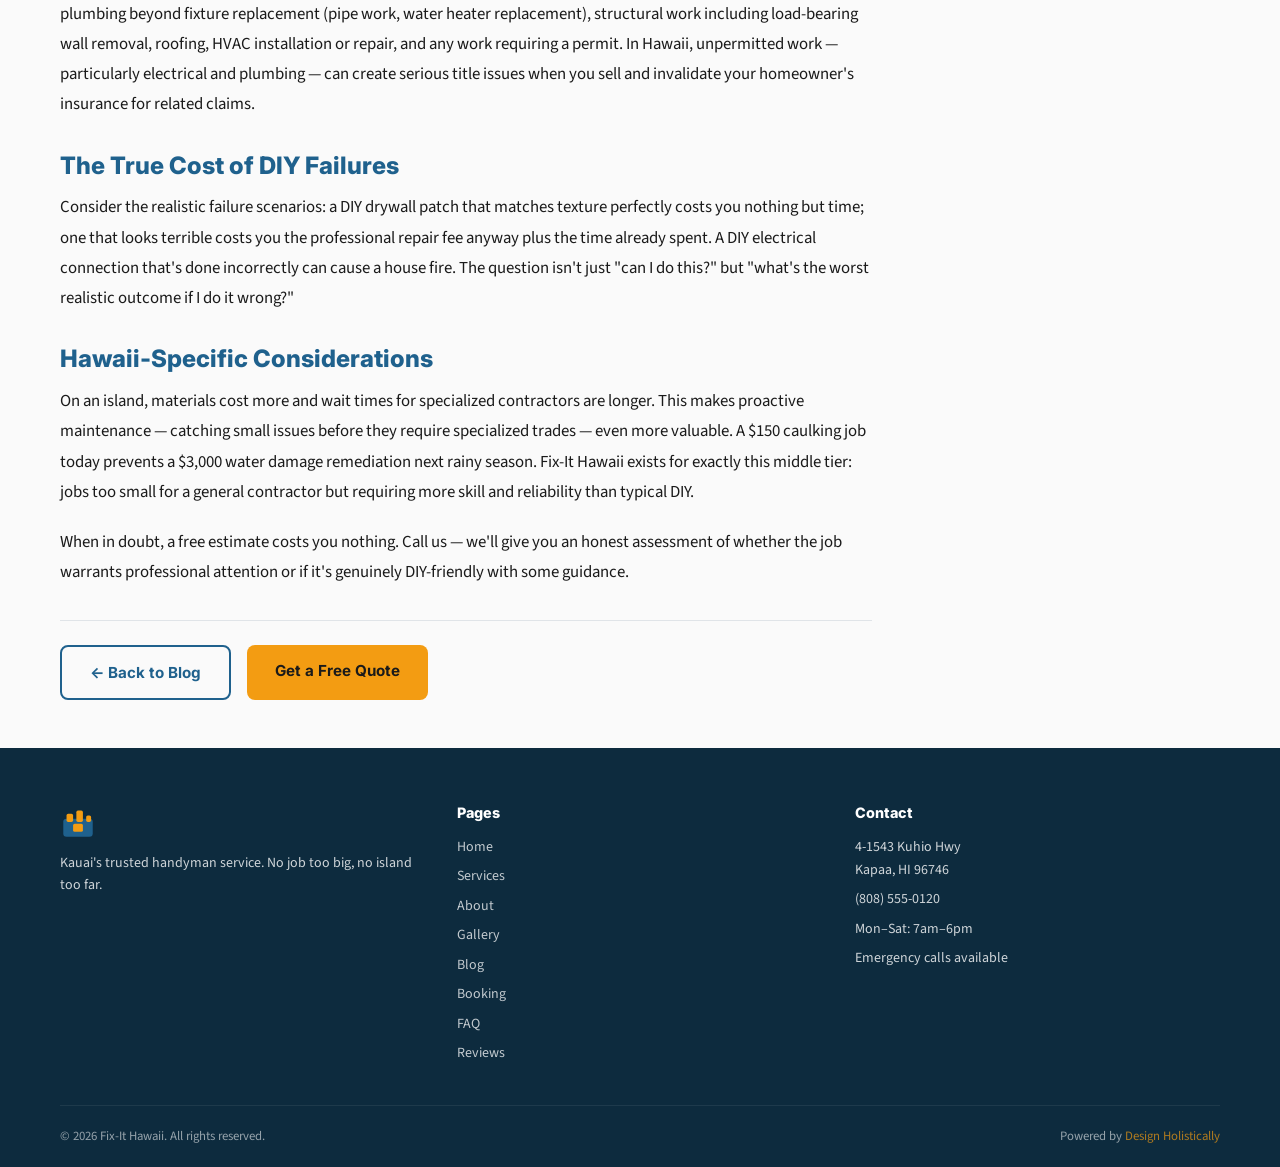
<file: blog-post-4.html>
<!DOCTYPE html>
<html lang="en" data-theme="light">
<head>
  <meta charset="UTF-8"/>
  <meta name="viewport" content="width=device-width, initial-scale=1.0"/>
  <title>DIY vs. Hire a Handyman: A Practical Guide for Kauai Homeowners | Fix-It Hawaii — Kapaa, Kauai</title>
  <meta name="description" content="DIY vs. Hire a Handyman: A Practical Guide for Kauai Homeowners — Fix-It Hawaii, Kauai's trusted handyman service."/>
  <meta property="og:title" content="DIY vs. Hire a Handyman: A Practical Guide for Kauai Homeowners | Fix-It Hawaii"/>
  <meta property="og:description" content="DIY vs. Hire a Handyman: A Practical Guide for Kauai Homeowners — Fix-It Hawaii, Kauai's trusted handyman service."/>
  <meta property="og:image" content="images/hero.png"/>
  <link rel="stylesheet" href="css/style.css"/>
  
  <link rel="icon" type="image/x-icon" href="images/favicon.ico">
  <link rel="icon" type="image/png" sizes="32x32" href="images/favicon-32x32.png">
  <link rel="icon" type="image/png" sizes="16x16" href="images/favicon-16x16.png">
  <link rel="apple-touch-icon" sizes="180x180" href="images/apple-touch-icon.png">
</head>
<body>

    <header class="site-header" id="siteHeader">
      <div class="header-inner container">
        <a href="index.html" class="logo" aria-label="Fix-It Hawaii Home">
          <svg width="44" height="44" viewBox="0 0 44 44" fill="none" aria-hidden="true">
            <rect x="4" y="18" width="36" height="22" rx="4" fill="#1F618D"/>
            <rect x="8" y="12" width="8" height="10" rx="2" fill="#F39C12"/>
            <rect x="20" y="8" width="8" height="14" rx="2" fill="#F39C12"/>
            <rect x="32" y="14" width="6" height="8" rx="2" fill="#F39C12"/>
            <rect x="16" y="24" width="12" height="10" rx="2" fill="#F39C12"/>
          </svg>
          <span>Fix-It Hawaii</span>
        </a>
        <button class="hamburger" id="hamburger" aria-label="Toggle menu">
          <span></span><span></span><span></span>
        </button>
        <nav class="main-nav" id="mainNav">
          <a href="index.html">Home</a>
          <a href="services.html">Services</a>
          <a href="about.html">About</a>
          <a href="gallery.html">Gallery</a>
          <a href="blog.html">Blog</a>
          <a href="booking.html">Booking</a>
          <a href="faq.html">FAQ</a>
          <a href="reviews.html">Reviews</a>
          <a href="admin.html">Admin</a>
          <button class="dark-toggle" id="darkToggle" aria-label="Toggle dark mode">🌙</button>
        </nav>
      </div>
    </header>

    <section class="page-hero animate-in">
      <div class="container">
        <span class="blog-tag">Home Tips</span>
        <h1>DIY vs. Hire a Handyman: A Practical Guide for Kauai Homeowners</h1>
        <div class="post-meta"><span>Fix-It Hawaii Team</span> · <span>March 2026</span></div>
      </div>
    </section>
    <div class="blog-post-layout container animate-in">
      <article class="post-content">
        <img src="images/blog-4.png" alt="DIY vs. Hire a Handyman: A Practical Guide for Kauai Homeowners" class="post-hero-img" loading="lazy"/>
        <p>With the cost of professional services continuing to rise, it's tempting to tackle home repairs yourself. Some jobs genuinely are DIY-friendly. Others, however, can create more problems than they solve — or create safety and liability issues that far outweigh any cost savings. Here's a practical framework for making the right call.</p>

<h2>DIY-Friendly Repairs (Generally Safe to Self-Perform)</h2>
<p>Replacing interior switch covers and outlet covers (power off first), minor caulking around sinks and tubs, replacing a toilet flapper or fill valve, changing lightbulbs including recessed fixtures, applying weatherstripping to doors, minor touch-up painting, tightening loose cabinet hinges, and cleaning gutters on single-story homes are all reasonable DIY tasks for capable homeowners. The common thread: low skill requirement, low cost of failure, and no permitting requirement.</p>

<h2>The "Middle Ground" — DIY If You're Capable</h2>
<p>These jobs are doable but require research, basic tool skills, and patience: drywall patching (small to medium holes), painting full rooms, replacing a faucet or showerhead, installing ceiling fans (if wiring exists), assembling and installing pre-hung interior doors, and replacing deck boards. Mistakes here are recoverable — a bad paint job gets repainted, a leaky faucet connection gets re-tightened. If you're methodical and patient, these are reasonable DIY projects.</p>

<h2>Leave These to Professionals</h2>
<p>Electrical work beyond switch and outlet replacement (including panel work, new circuit runs, and outdoor wiring), plumbing beyond fixture replacement (pipe work, water heater replacement), structural work including load-bearing wall removal, roofing, HVAC installation or repair, and any work requiring a permit. In Hawaii, unpermitted work — particularly electrical and plumbing — can create serious title issues when you sell and invalidate your homeowner's insurance for related claims.</p>

<h2>The True Cost of DIY Failures</h2>
<p>Consider the realistic failure scenarios: a DIY drywall patch that matches texture perfectly costs you nothing but time; one that looks terrible costs you the professional repair fee anyway plus the time already spent. A DIY electrical connection that's done incorrectly can cause a house fire. The question isn't just "can I do this?" but "what's the worst realistic outcome if I do it wrong?"</p>

<h2>Hawaii-Specific Considerations</h2>
<p>On an island, materials cost more and wait times for specialized contractors are longer. This makes proactive maintenance — catching small issues before they require specialized trades — even more valuable. A $150 caulking job today prevents a $3,000 water damage remediation next rainy season. Fix-It Hawaii exists for exactly this middle tier: jobs too small for a general contractor but requiring more skill and reliability than typical DIY.</p>

<p>When in doubt, a free estimate costs you nothing. Call us — we'll give you an honest assessment of whether the job warrants professional attention or if it's genuinely DIY-friendly with some guidance.</p>
        <div class="post-footer">
          <a href="blog.html" class="btn btn-secondary">← Back to Blog</a>
          <a href="booking.html" class="btn btn-primary">Get a Free Quote</a>
        </div>
      </article>
      <aside class="post-sidebar">
        <div class="sidebar-card">
          <h3>Free Estimate</h3>
          <p>Honest pricing, quality work, and we show up on time — every time.</p>
          <a href="booking.html" class="btn btn-primary">Request Quote</a>
        </div>
        <div class="sidebar-card">
          <h3>More Articles</h3>          <a href="blog-post-1.html" class="sidebar-link">Hawaii Home Maintenance Checklist for Every Season</a>
          <a href="blog-post-2.html" class="sidebar-link">Hurricane Prep: How to Protect Your Kauai Home</a>
          <a href="blog-post-3.html" class="sidebar-link">Common Repairs in Older Hawaii Homes (And What They Cost)</a>
          <a href="blog-post-4.html" class="sidebar-link">DIY vs. Hire a Handyman: A Practical Guide for Kauai Homeowners</a>
          <a href="blog-post-5.html" class="sidebar-link">How Humidity Damages Home Structures in Hawaii</a>
          <a href="blog-post-6.html" class="sidebar-link">How to Choose a Licensed Contractor in Hawaii</a>
        </div>
      </aside>
    </div>

    <footer class="site-footer">
      <div class="container">
        <div class="footer-grid">
          <div class="footer-brand">
            <svg width="36" height="36" viewBox="0 0 44 44" fill="none">
              <rect x="4" y="18" width="36" height="22" rx="4" fill="#1F618D"/>
              <rect x="8" y="12" width="8" height="10" rx="2" fill="#F39C12"/>
              <rect x="20" y="8" width="8" height="14" rx="2" fill="#F39C12"/>
              <rect x="32" y="14" width="6" height="8" rx="2" fill="#F39C12"/>
              <rect x="16" y="24" width="12" height="10" rx="2" fill="#F39C12"/>
            </svg>
            <p>Kauai's trusted handyman service. No job too big, no island too far.</p>
          </div>
          <div class="footer-links">
            <h4>Pages</h4>
            <a href="index.html">Home</a>
            <a href="services.html">Services</a>
            <a href="about.html">About</a>
            <a href="gallery.html">Gallery</a>
            <a href="blog.html">Blog</a>
            <a href="booking.html">Booking</a>
            <a href="faq.html">FAQ</a>
            <a href="reviews.html">Reviews</a>
          </div>
          <div class="footer-contact">
            <h4>Contact</h4>
            <p>4-1543 Kuhio Hwy<br>Kapaa, HI 96746</p>
            <p><a href="tel:+18085550120">(808) 555-0120</a></p>
            <p>Mon–Sat: 7am–6pm</p>
            <p>Emergency calls available</p>
          </div>
        </div>
        <div class="footer-bottom">
          <p>&copy; 2026 Fix-It Hawaii. All rights reserved.</p>
          <p>Powered by <a href="https://designholistically.com" target="_blank">Design Holistically</a></p>
        </div>
      </div>
    </footer>
    <button class="back-to-top" id="backToTop" aria-label="Back to top">↑</button>
    <script src="js/main.js"></script>
</body>
</html>
</file>
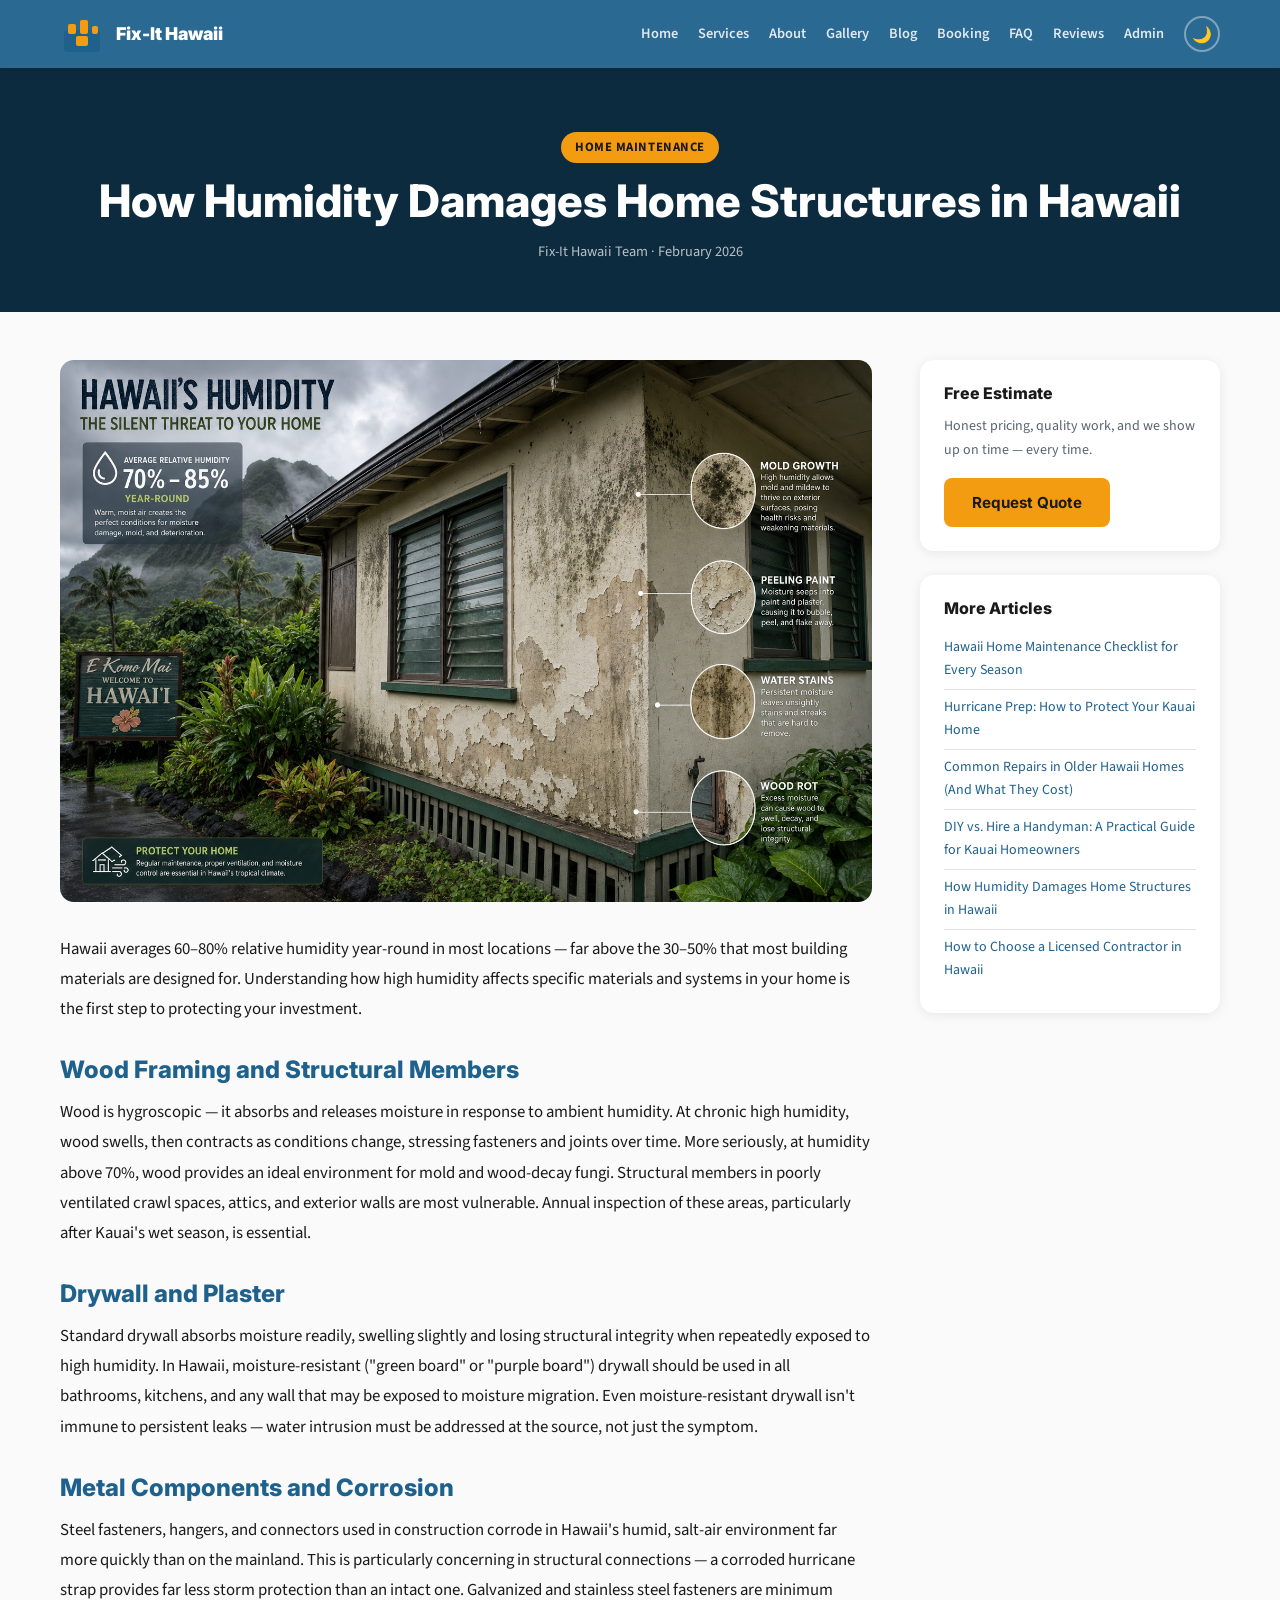
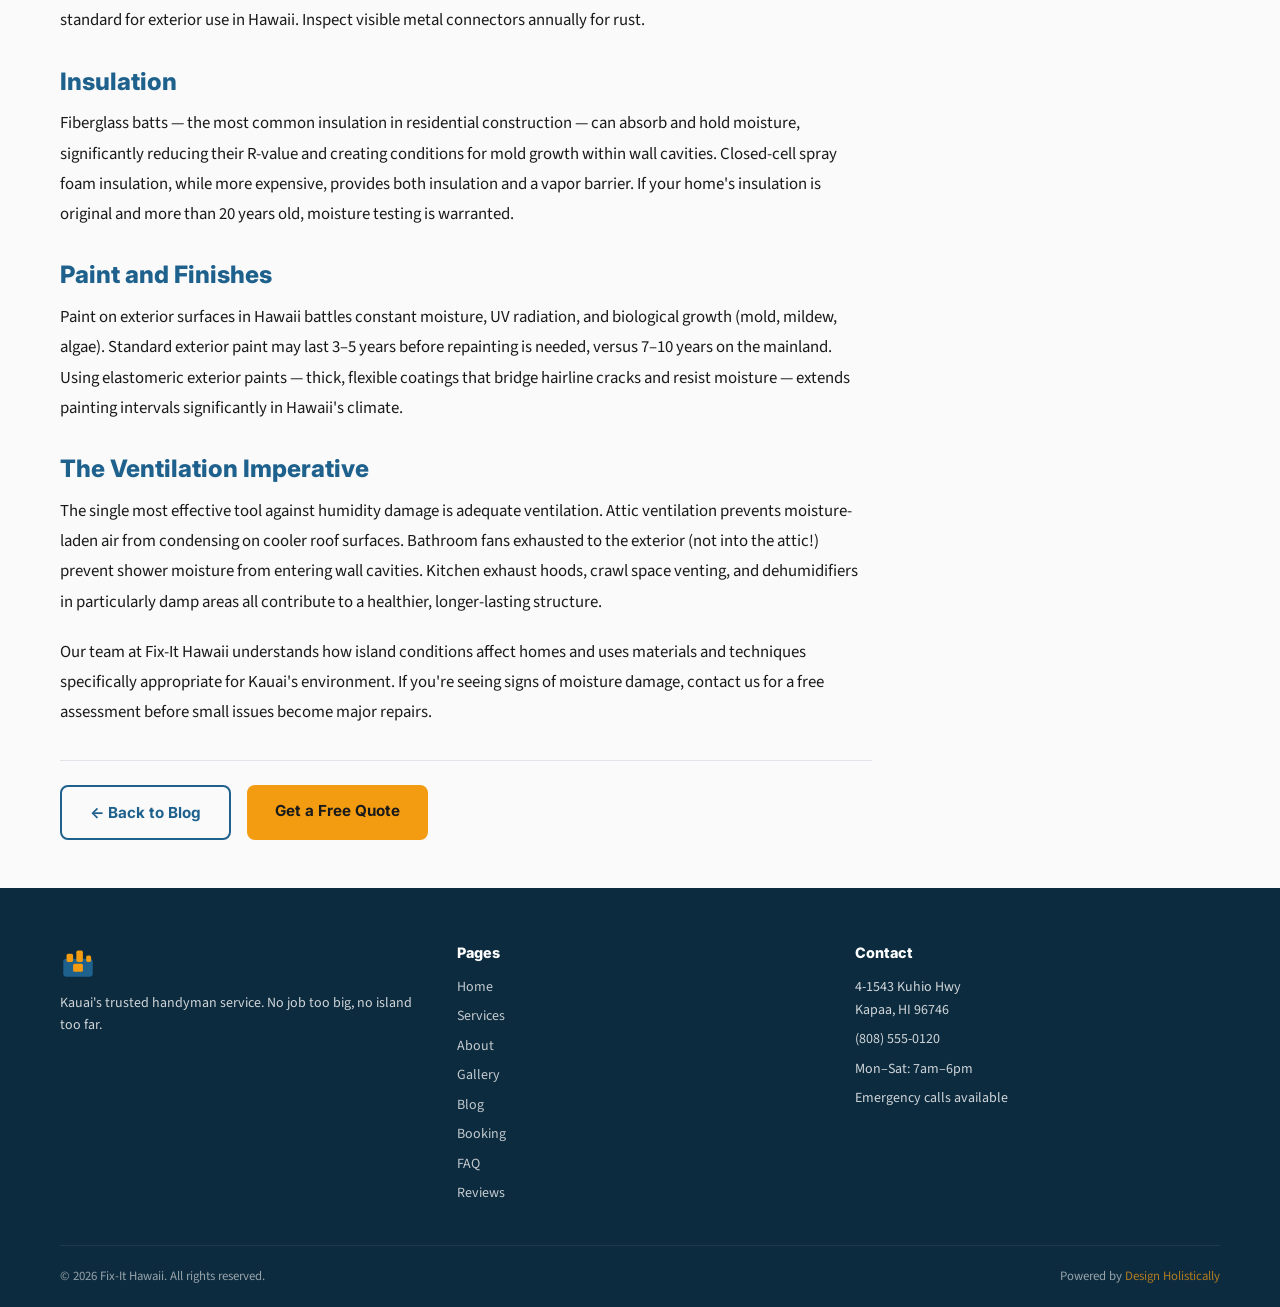
<file: blog-post-5.html>
<!DOCTYPE html>
<html lang="en" data-theme="light">
<head>
  <meta charset="UTF-8"/>
  <meta name="viewport" content="width=device-width, initial-scale=1.0"/>
  <title>How Humidity Damages Home Structures in Hawaii | Fix-It Hawaii — Kapaa, Kauai</title>
  <meta name="description" content="How Humidity Damages Home Structures in Hawaii — Fix-It Hawaii, Kauai's trusted handyman service."/>
  <meta property="og:title" content="How Humidity Damages Home Structures in Hawaii | Fix-It Hawaii"/>
  <meta property="og:description" content="How Humidity Damages Home Structures in Hawaii — Fix-It Hawaii, Kauai's trusted handyman service."/>
  <meta property="og:image" content="images/hero.png"/>
  <link rel="stylesheet" href="css/style.css"/>
  
  <link rel="icon" type="image/x-icon" href="images/favicon.ico">
  <link rel="icon" type="image/png" sizes="32x32" href="images/favicon-32x32.png">
  <link rel="icon" type="image/png" sizes="16x16" href="images/favicon-16x16.png">
  <link rel="apple-touch-icon" sizes="180x180" href="images/apple-touch-icon.png">
</head>
<body>

    <header class="site-header" id="siteHeader">
      <div class="header-inner container">
        <a href="index.html" class="logo" aria-label="Fix-It Hawaii Home">
          <svg width="44" height="44" viewBox="0 0 44 44" fill="none" aria-hidden="true">
            <rect x="4" y="18" width="36" height="22" rx="4" fill="#1F618D"/>
            <rect x="8" y="12" width="8" height="10" rx="2" fill="#F39C12"/>
            <rect x="20" y="8" width="8" height="14" rx="2" fill="#F39C12"/>
            <rect x="32" y="14" width="6" height="8" rx="2" fill="#F39C12"/>
            <rect x="16" y="24" width="12" height="10" rx="2" fill="#F39C12"/>
          </svg>
          <span>Fix-It Hawaii</span>
        </a>
        <button class="hamburger" id="hamburger" aria-label="Toggle menu">
          <span></span><span></span><span></span>
        </button>
        <nav class="main-nav" id="mainNav">
          <a href="index.html">Home</a>
          <a href="services.html">Services</a>
          <a href="about.html">About</a>
          <a href="gallery.html">Gallery</a>
          <a href="blog.html">Blog</a>
          <a href="booking.html">Booking</a>
          <a href="faq.html">FAQ</a>
          <a href="reviews.html">Reviews</a>
          <a href="admin.html">Admin</a>
          <button class="dark-toggle" id="darkToggle" aria-label="Toggle dark mode">🌙</button>
        </nav>
      </div>
    </header>

    <section class="page-hero animate-in">
      <div class="container">
        <span class="blog-tag">Home Maintenance</span>
        <h1>How Humidity Damages Home Structures in Hawaii</h1>
        <div class="post-meta"><span>Fix-It Hawaii Team</span> · <span>February 2026</span></div>
      </div>
    </section>
    <div class="blog-post-layout container animate-in">
      <article class="post-content">
        <img src="images/blog-5.png" alt="How Humidity Damages Home Structures in Hawaii" class="post-hero-img" loading="lazy"/>
        <p>Hawaii averages 60–80% relative humidity year-round in most locations — far above the 30–50% that most building materials are designed for. Understanding how high humidity affects specific materials and systems in your home is the first step to protecting your investment.</p>

<h2>Wood Framing and Structural Members</h2>
<p>Wood is hygroscopic — it absorbs and releases moisture in response to ambient humidity. At chronic high humidity, wood swells, then contracts as conditions change, stressing fasteners and joints over time. More seriously, at humidity above 70%, wood provides an ideal environment for mold and wood-decay fungi. Structural members in poorly ventilated crawl spaces, attics, and exterior walls are most vulnerable. Annual inspection of these areas, particularly after Kauai's wet season, is essential.</p>

<h2>Drywall and Plaster</h2>
<p>Standard drywall absorbs moisture readily, swelling slightly and losing structural integrity when repeatedly exposed to high humidity. In Hawaii, moisture-resistant ("green board" or "purple board") drywall should be used in all bathrooms, kitchens, and any wall that may be exposed to moisture migration. Even moisture-resistant drywall isn't immune to persistent leaks — water intrusion must be addressed at the source, not just the symptom.</p>

<h2>Metal Components and Corrosion</h2>
<p>Steel fasteners, hangers, and connectors used in construction corrode in Hawaii's humid, salt-air environment far more quickly than on the mainland. This is particularly concerning in structural connections — a corroded hurricane strap provides far less storm protection than an intact one. Galvanized and stainless steel fasteners are minimum standard for exterior use in Hawaii. Inspect visible metal connectors annually for rust.</p>

<h2>Insulation</h2>
<p>Fiberglass batts — the most common insulation in residential construction — can absorb and hold moisture, significantly reducing their R-value and creating conditions for mold growth within wall cavities. Closed-cell spray foam insulation, while more expensive, provides both insulation and a vapor barrier. If your home's insulation is original and more than 20 years old, moisture testing is warranted.</p>

<h2>Paint and Finishes</h2>
<p>Paint on exterior surfaces in Hawaii battles constant moisture, UV radiation, and biological growth (mold, mildew, algae). Standard exterior paint may last 3–5 years before repainting is needed, versus 7–10 years on the mainland. Using elastomeric exterior paints — thick, flexible coatings that bridge hairline cracks and resist moisture — extends painting intervals significantly in Hawaii's climate.</p>

<h2>The Ventilation Imperative</h2>
<p>The single most effective tool against humidity damage is adequate ventilation. Attic ventilation prevents moisture-laden air from condensing on cooler roof surfaces. Bathroom fans exhausted to the exterior (not into the attic!) prevent shower moisture from entering wall cavities. Kitchen exhaust hoods, crawl space venting, and dehumidifiers in particularly damp areas all contribute to a healthier, longer-lasting structure.</p>

<p>Our team at Fix-It Hawaii understands how island conditions affect homes and uses materials and techniques specifically appropriate for Kauai's environment. If you're seeing signs of moisture damage, contact us for a free assessment before small issues become major repairs.</p>
        <div class="post-footer">
          <a href="blog.html" class="btn btn-secondary">← Back to Blog</a>
          <a href="booking.html" class="btn btn-primary">Get a Free Quote</a>
        </div>
      </article>
      <aside class="post-sidebar">
        <div class="sidebar-card">
          <h3>Free Estimate</h3>
          <p>Honest pricing, quality work, and we show up on time — every time.</p>
          <a href="booking.html" class="btn btn-primary">Request Quote</a>
        </div>
        <div class="sidebar-card">
          <h3>More Articles</h3>          <a href="blog-post-1.html" class="sidebar-link">Hawaii Home Maintenance Checklist for Every Season</a>
          <a href="blog-post-2.html" class="sidebar-link">Hurricane Prep: How to Protect Your Kauai Home</a>
          <a href="blog-post-3.html" class="sidebar-link">Common Repairs in Older Hawaii Homes (And What They Cost)</a>
          <a href="blog-post-4.html" class="sidebar-link">DIY vs. Hire a Handyman: A Practical Guide for Kauai Homeowners</a>
          <a href="blog-post-5.html" class="sidebar-link">How Humidity Damages Home Structures in Hawaii</a>
          <a href="blog-post-6.html" class="sidebar-link">How to Choose a Licensed Contractor in Hawaii</a>
        </div>
      </aside>
    </div>

    <footer class="site-footer">
      <div class="container">
        <div class="footer-grid">
          <div class="footer-brand">
            <svg width="36" height="36" viewBox="0 0 44 44" fill="none">
              <rect x="4" y="18" width="36" height="22" rx="4" fill="#1F618D"/>
              <rect x="8" y="12" width="8" height="10" rx="2" fill="#F39C12"/>
              <rect x="20" y="8" width="8" height="14" rx="2" fill="#F39C12"/>
              <rect x="32" y="14" width="6" height="8" rx="2" fill="#F39C12"/>
              <rect x="16" y="24" width="12" height="10" rx="2" fill="#F39C12"/>
            </svg>
            <p>Kauai's trusted handyman service. No job too big, no island too far.</p>
          </div>
          <div class="footer-links">
            <h4>Pages</h4>
            <a href="index.html">Home</a>
            <a href="services.html">Services</a>
            <a href="about.html">About</a>
            <a href="gallery.html">Gallery</a>
            <a href="blog.html">Blog</a>
            <a href="booking.html">Booking</a>
            <a href="faq.html">FAQ</a>
            <a href="reviews.html">Reviews</a>
          </div>
          <div class="footer-contact">
            <h4>Contact</h4>
            <p>4-1543 Kuhio Hwy<br>Kapaa, HI 96746</p>
            <p><a href="tel:+18085550120">(808) 555-0120</a></p>
            <p>Mon–Sat: 7am–6pm</p>
            <p>Emergency calls available</p>
          </div>
        </div>
        <div class="footer-bottom">
          <p>&copy; 2026 Fix-It Hawaii. All rights reserved.</p>
          <p>Powered by <a href="https://designholistically.com" target="_blank">Design Holistically</a></p>
        </div>
      </div>
    </footer>
    <button class="back-to-top" id="backToTop" aria-label="Back to top">↑</button>
    <script src="js/main.js"></script>
</body>
</html>
</file>
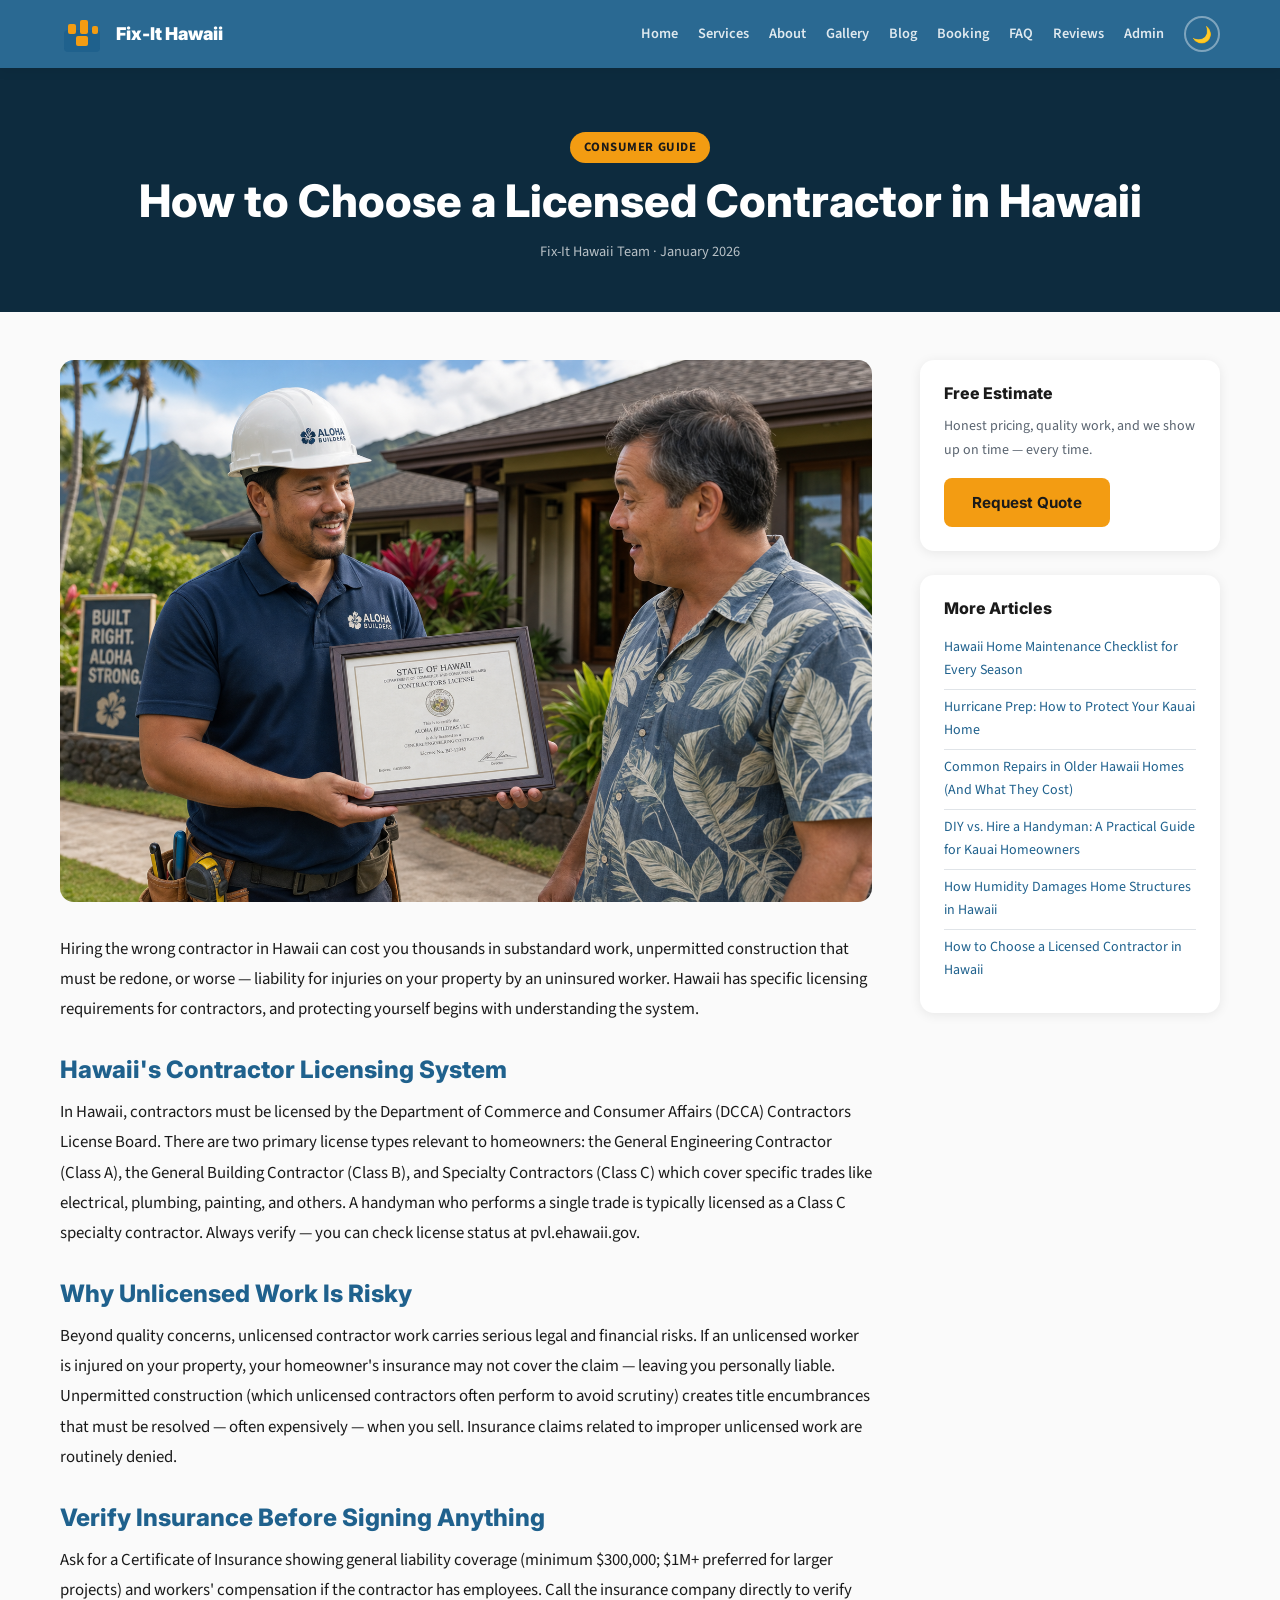
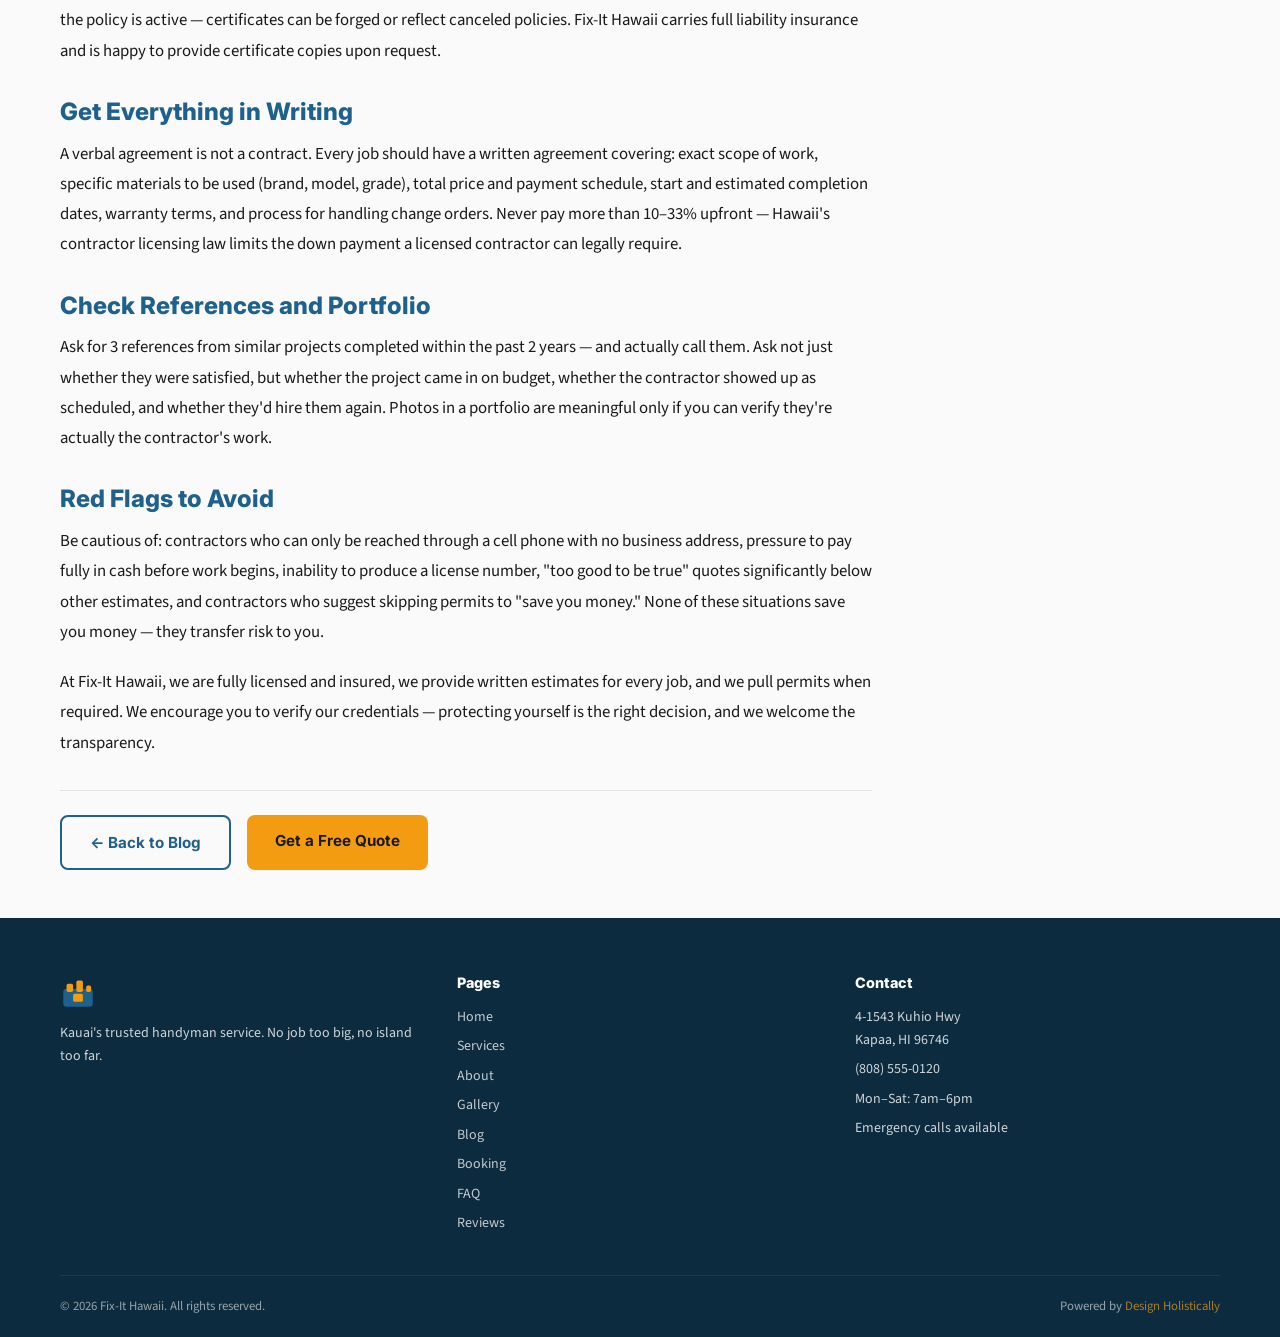
<file: blog-post-6.html>
<!DOCTYPE html>
<html lang="en" data-theme="light">
<head>
  <meta charset="UTF-8"/>
  <meta name="viewport" content="width=device-width, initial-scale=1.0"/>
  <title>How to Choose a Licensed Contractor in Hawaii | Fix-It Hawaii — Kapaa, Kauai</title>
  <meta name="description" content="How to Choose a Licensed Contractor in Hawaii — Fix-It Hawaii, Kauai's trusted handyman service."/>
  <meta property="og:title" content="How to Choose a Licensed Contractor in Hawaii | Fix-It Hawaii"/>
  <meta property="og:description" content="How to Choose a Licensed Contractor in Hawaii — Fix-It Hawaii, Kauai's trusted handyman service."/>
  <meta property="og:image" content="images/hero.png"/>
  <link rel="stylesheet" href="css/style.css"/>
  
  <link rel="icon" type="image/x-icon" href="images/favicon.ico">
  <link rel="icon" type="image/png" sizes="32x32" href="images/favicon-32x32.png">
  <link rel="icon" type="image/png" sizes="16x16" href="images/favicon-16x16.png">
  <link rel="apple-touch-icon" sizes="180x180" href="images/apple-touch-icon.png">
</head>
<body>

    <header class="site-header" id="siteHeader">
      <div class="header-inner container">
        <a href="index.html" class="logo" aria-label="Fix-It Hawaii Home">
          <svg width="44" height="44" viewBox="0 0 44 44" fill="none" aria-hidden="true">
            <rect x="4" y="18" width="36" height="22" rx="4" fill="#1F618D"/>
            <rect x="8" y="12" width="8" height="10" rx="2" fill="#F39C12"/>
            <rect x="20" y="8" width="8" height="14" rx="2" fill="#F39C12"/>
            <rect x="32" y="14" width="6" height="8" rx="2" fill="#F39C12"/>
            <rect x="16" y="24" width="12" height="10" rx="2" fill="#F39C12"/>
          </svg>
          <span>Fix-It Hawaii</span>
        </a>
        <button class="hamburger" id="hamburger" aria-label="Toggle menu">
          <span></span><span></span><span></span>
        </button>
        <nav class="main-nav" id="mainNav">
          <a href="index.html">Home</a>
          <a href="services.html">Services</a>
          <a href="about.html">About</a>
          <a href="gallery.html">Gallery</a>
          <a href="blog.html">Blog</a>
          <a href="booking.html">Booking</a>
          <a href="faq.html">FAQ</a>
          <a href="reviews.html">Reviews</a>
          <a href="admin.html">Admin</a>
          <button class="dark-toggle" id="darkToggle" aria-label="Toggle dark mode">🌙</button>
        </nav>
      </div>
    </header>

    <section class="page-hero animate-in">
      <div class="container">
        <span class="blog-tag">Consumer Guide</span>
        <h1>How to Choose a Licensed Contractor in Hawaii</h1>
        <div class="post-meta"><span>Fix-It Hawaii Team</span> · <span>January 2026</span></div>
      </div>
    </section>
    <div class="blog-post-layout container animate-in">
      <article class="post-content">
        <img src="images/blog-6.png" alt="How to Choose a Licensed Contractor in Hawaii" class="post-hero-img" loading="lazy"/>
        <p>Hiring the wrong contractor in Hawaii can cost you thousands in substandard work, unpermitted construction that must be redone, or worse — liability for injuries on your property by an uninsured worker. Hawaii has specific licensing requirements for contractors, and protecting yourself begins with understanding the system.</p>

<h2>Hawaii's Contractor Licensing System</h2>
<p>In Hawaii, contractors must be licensed by the Department of Commerce and Consumer Affairs (DCCA) Contractors License Board. There are two primary license types relevant to homeowners: the General Engineering Contractor (Class A), the General Building Contractor (Class B), and Specialty Contractors (Class C) which cover specific trades like electrical, plumbing, painting, and others. A handyman who performs a single trade is typically licensed as a Class C specialty contractor. Always verify — you can check license status at pvl.ehawaii.gov.</p>

<h2>Why Unlicensed Work Is Risky</h2>
<p>Beyond quality concerns, unlicensed contractor work carries serious legal and financial risks. If an unlicensed worker is injured on your property, your homeowner's insurance may not cover the claim — leaving you personally liable. Unpermitted construction (which unlicensed contractors often perform to avoid scrutiny) creates title encumbrances that must be resolved — often expensively — when you sell. Insurance claims related to improper unlicensed work are routinely denied.</p>

<h2>Verify Insurance Before Signing Anything</h2>
<p>Ask for a Certificate of Insurance showing general liability coverage (minimum $300,000; $1M+ preferred for larger projects) and workers' compensation if the contractor has employees. Call the insurance company directly to verify the policy is active — certificates can be forged or reflect canceled policies. Fix-It Hawaii carries full liability insurance and is happy to provide certificate copies upon request.</p>

<h2>Get Everything in Writing</h2>
<p>A verbal agreement is not a contract. Every job should have a written agreement covering: exact scope of work, specific materials to be used (brand, model, grade), total price and payment schedule, start and estimated completion dates, warranty terms, and process for handling change orders. Never pay more than 10–33% upfront — Hawaii's contractor licensing law limits the down payment a licensed contractor can legally require.</p>

<h2>Check References and Portfolio</h2>
<p>Ask for 3 references from similar projects completed within the past 2 years — and actually call them. Ask not just whether they were satisfied, but whether the project came in on budget, whether the contractor showed up as scheduled, and whether they'd hire them again. Photos in a portfolio are meaningful only if you can verify they're actually the contractor's work.</p>

<h2>Red Flags to Avoid</h2>
<p>Be cautious of: contractors who can only be reached through a cell phone with no business address, pressure to pay fully in cash before work begins, inability to produce a license number, "too good to be true" quotes significantly below other estimates, and contractors who suggest skipping permits to "save you money." None of these situations save you money — they transfer risk to you.</p>

<p>At Fix-It Hawaii, we are fully licensed and insured, we provide written estimates for every job, and we pull permits when required. We encourage you to verify our credentials — protecting yourself is the right decision, and we welcome the transparency.</p>
        <div class="post-footer">
          <a href="blog.html" class="btn btn-secondary">← Back to Blog</a>
          <a href="booking.html" class="btn btn-primary">Get a Free Quote</a>
        </div>
      </article>
      <aside class="post-sidebar">
        <div class="sidebar-card">
          <h3>Free Estimate</h3>
          <p>Honest pricing, quality work, and we show up on time — every time.</p>
          <a href="booking.html" class="btn btn-primary">Request Quote</a>
        </div>
        <div class="sidebar-card">
          <h3>More Articles</h3>          <a href="blog-post-1.html" class="sidebar-link">Hawaii Home Maintenance Checklist for Every Season</a>
          <a href="blog-post-2.html" class="sidebar-link">Hurricane Prep: How to Protect Your Kauai Home</a>
          <a href="blog-post-3.html" class="sidebar-link">Common Repairs in Older Hawaii Homes (And What They Cost)</a>
          <a href="blog-post-4.html" class="sidebar-link">DIY vs. Hire a Handyman: A Practical Guide for Kauai Homeowners</a>
          <a href="blog-post-5.html" class="sidebar-link">How Humidity Damages Home Structures in Hawaii</a>
          <a href="blog-post-6.html" class="sidebar-link">How to Choose a Licensed Contractor in Hawaii</a>
        </div>
      </aside>
    </div>

    <footer class="site-footer">
      <div class="container">
        <div class="footer-grid">
          <div class="footer-brand">
            <svg width="36" height="36" viewBox="0 0 44 44" fill="none">
              <rect x="4" y="18" width="36" height="22" rx="4" fill="#1F618D"/>
              <rect x="8" y="12" width="8" height="10" rx="2" fill="#F39C12"/>
              <rect x="20" y="8" width="8" height="14" rx="2" fill="#F39C12"/>
              <rect x="32" y="14" width="6" height="8" rx="2" fill="#F39C12"/>
              <rect x="16" y="24" width="12" height="10" rx="2" fill="#F39C12"/>
            </svg>
            <p>Kauai's trusted handyman service. No job too big, no island too far.</p>
          </div>
          <div class="footer-links">
            <h4>Pages</h4>
            <a href="index.html">Home</a>
            <a href="services.html">Services</a>
            <a href="about.html">About</a>
            <a href="gallery.html">Gallery</a>
            <a href="blog.html">Blog</a>
            <a href="booking.html">Booking</a>
            <a href="faq.html">FAQ</a>
            <a href="reviews.html">Reviews</a>
          </div>
          <div class="footer-contact">
            <h4>Contact</h4>
            <p>4-1543 Kuhio Hwy<br>Kapaa, HI 96746</p>
            <p><a href="tel:+18085550120">(808) 555-0120</a></p>
            <p>Mon–Sat: 7am–6pm</p>
            <p>Emergency calls available</p>
          </div>
        </div>
        <div class="footer-bottom">
          <p>&copy; 2026 Fix-It Hawaii. All rights reserved.</p>
          <p>Powered by <a href="https://designholistically.com" target="_blank">Design Holistically</a></p>
        </div>
      </div>
    </footer>
    <button class="back-to-top" id="backToTop" aria-label="Back to top">↑</button>
    <script src="js/main.js"></script>
</body>
</html>
</file>
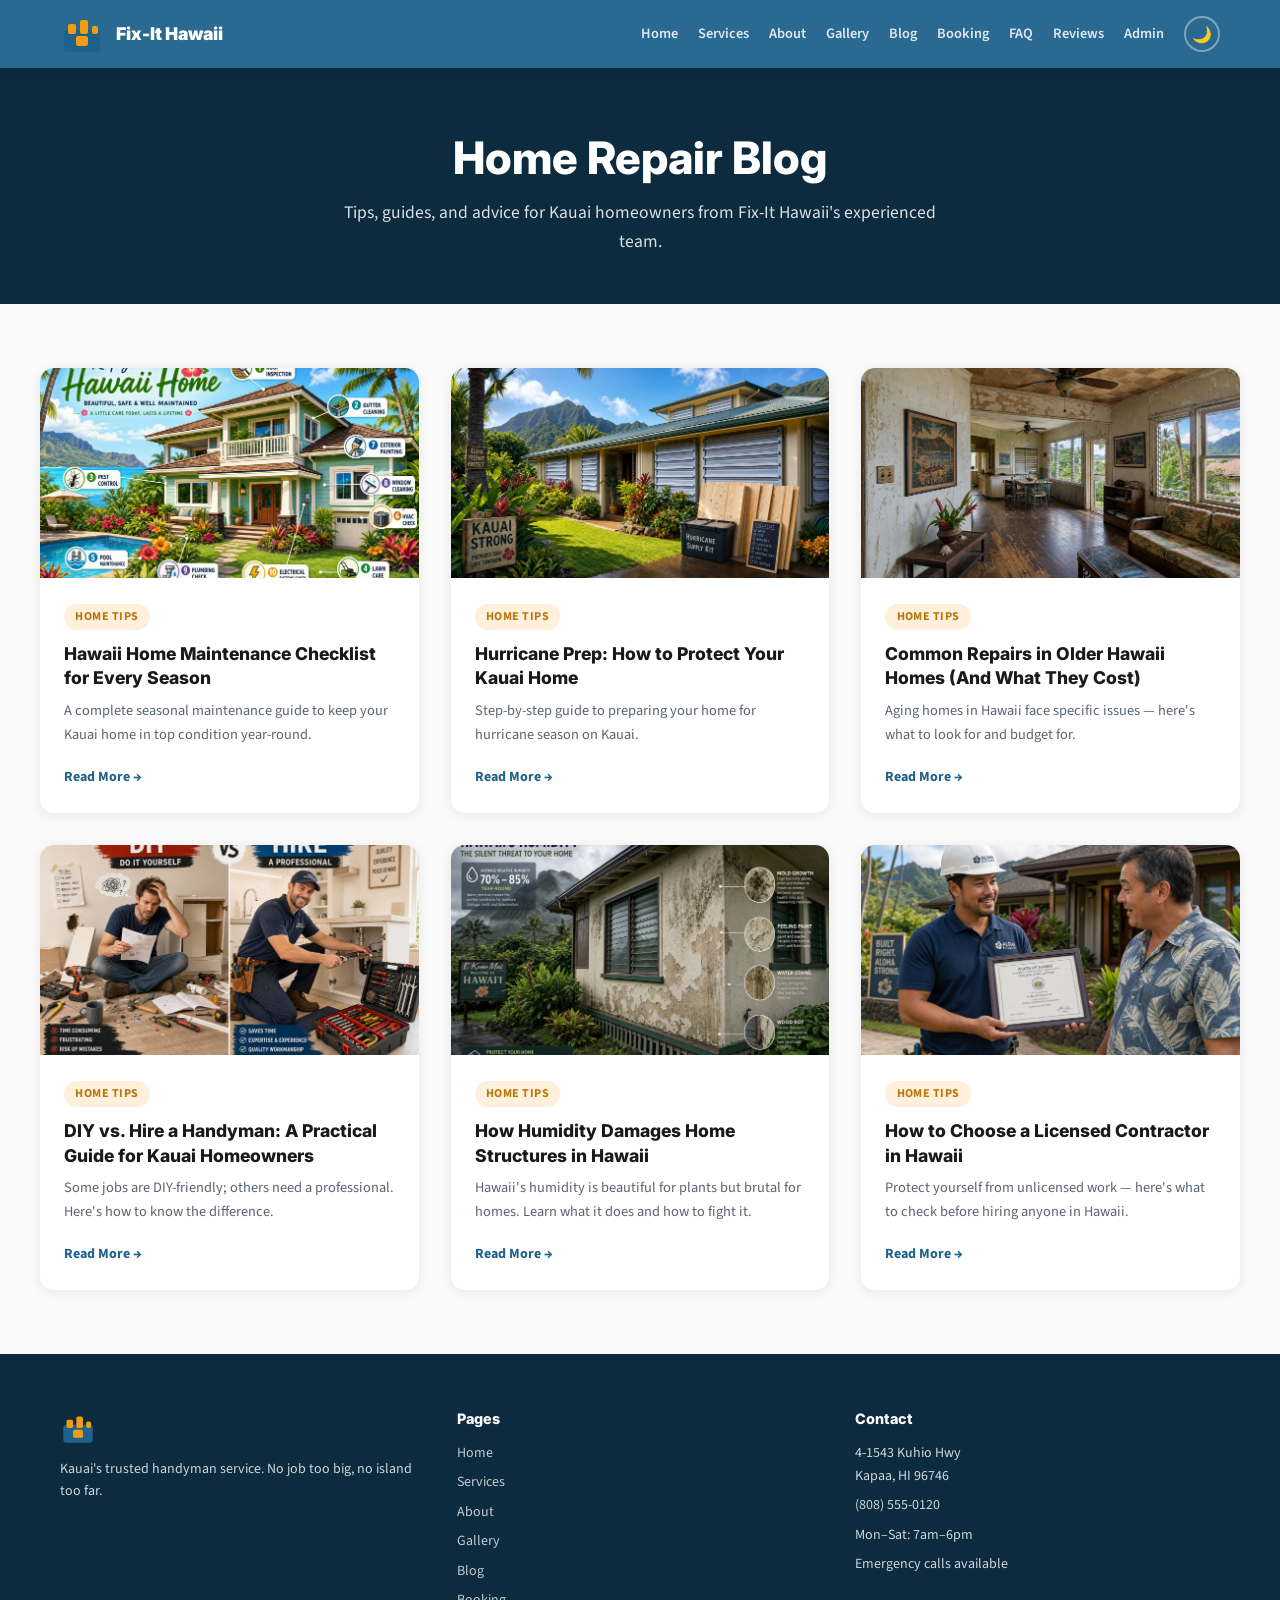
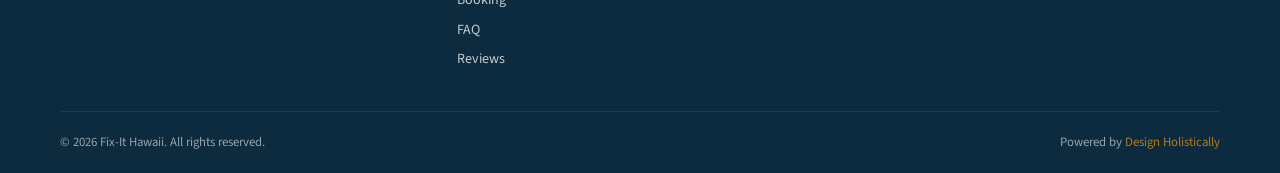
<file: blog.html>
<!DOCTYPE html>
<html lang="en" data-theme="light">
<head>
  <meta charset="UTF-8"/>
  <meta name="viewport" content="width=device-width, initial-scale=1.0"/>
  <title>Blog | Fix-It Hawaii — Kapaa, Kauai</title>
  <meta name="description" content="Home repair tips, maintenance guides, and Kauai homeowner advice from Fix-It Hawaii in Kapaa."/>
  <meta property="og:title" content="Blog | Fix-It Hawaii"/>
  <meta property="og:description" content="Home repair tips, maintenance guides, and Kauai homeowner advice from Fix-It Hawaii in Kapaa."/>
  <meta property="og:image" content="images/hero.png"/>
  <link rel="stylesheet" href="css/style.css"/>
  
  <link rel="icon" type="image/x-icon" href="images/favicon.ico">
  <link rel="icon" type="image/png" sizes="32x32" href="images/favicon-32x32.png">
  <link rel="icon" type="image/png" sizes="16x16" href="images/favicon-16x16.png">
  <link rel="apple-touch-icon" sizes="180x180" href="images/apple-touch-icon.png">
</head>
<body>

    <header class="site-header" id="siteHeader">
      <div class="header-inner container">
        <a href="index.html" class="logo" aria-label="Fix-It Hawaii Home">
          <svg width="44" height="44" viewBox="0 0 44 44" fill="none" aria-hidden="true">
            <rect x="4" y="18" width="36" height="22" rx="4" fill="#1F618D"/>
            <rect x="8" y="12" width="8" height="10" rx="2" fill="#F39C12"/>
            <rect x="20" y="8" width="8" height="14" rx="2" fill="#F39C12"/>
            <rect x="32" y="14" width="6" height="8" rx="2" fill="#F39C12"/>
            <rect x="16" y="24" width="12" height="10" rx="2" fill="#F39C12"/>
          </svg>
          <span>Fix-It Hawaii</span>
        </a>
        <button class="hamburger" id="hamburger" aria-label="Toggle menu">
          <span></span><span></span><span></span>
        </button>
        <nav class="main-nav" id="mainNav">
          <a href="index.html">Home</a>
          <a href="services.html">Services</a>
          <a href="about.html">About</a>
          <a href="gallery.html">Gallery</a>
          <a href="blog.html">Blog</a>
          <a href="booking.html">Booking</a>
          <a href="faq.html">FAQ</a>
          <a href="reviews.html">Reviews</a>
          <a href="admin.html">Admin</a>
          <button class="dark-toggle" id="darkToggle" aria-label="Toggle dark mode">🌙</button>
        </nav>
      </div>
    </header>

    <section class="page-hero animate-in">
      <div class="container">
        <h1>Home Repair Blog</h1>
        <p>Tips, guides, and advice for Kauai homeowners from Fix-It Hawaii's experienced team.</p>
      </div>
    </section>
    <section class="blog-grid container animate-in" style="padding:4rem 0;">
              <article class="blog-card animate-in">
          <a href="blog-post-1.html">
            <img src="images/blog-1.png" alt="Hawaii Home Maintenance Checklist for Every Season" loading="lazy"/>
          </a>
          <div class="blog-card-body">
            <span class="blog-tag">Home Tips</span>
            <h2><a href="blog-post-1.html">Hawaii Home Maintenance Checklist for Every Season</a></h2>
            <p>A complete seasonal maintenance guide to keep your Kauai home in top condition year-round.</p>
            <a href="blog-post-1.html" class="read-more">Read More →</a>
          </div>
        </article>
        <article class="blog-card animate-in">
          <a href="blog-post-2.html">
            <img src="images/blog-2.png" alt="Hurricane Prep: How to Protect Your Kauai Home" loading="lazy"/>
          </a>
          <div class="blog-card-body">
            <span class="blog-tag">Home Tips</span>
            <h2><a href="blog-post-2.html">Hurricane Prep: How to Protect Your Kauai Home</a></h2>
            <p>Step-by-step guide to preparing your home for hurricane season on Kauai.</p>
            <a href="blog-post-2.html" class="read-more">Read More →</a>
          </div>
        </article>
        <article class="blog-card animate-in">
          <a href="blog-post-3.html">
            <img src="images/blog-3.png" alt="Common Repairs in Older Hawaii Homes (And What They Cost)" loading="lazy"/>
          </a>
          <div class="blog-card-body">
            <span class="blog-tag">Home Tips</span>
            <h2><a href="blog-post-3.html">Common Repairs in Older Hawaii Homes (And What They Cost)</a></h2>
            <p>Aging homes in Hawaii face specific issues — here's what to look for and budget for.</p>
            <a href="blog-post-3.html" class="read-more">Read More →</a>
          </div>
        </article>
        <article class="blog-card animate-in">
          <a href="blog-post-4.html">
            <img src="images/blog-4.png" alt="DIY vs. Hire a Handyman: A Practical Guide for Kauai Homeowners" loading="lazy"/>
          </a>
          <div class="blog-card-body">
            <span class="blog-tag">Home Tips</span>
            <h2><a href="blog-post-4.html">DIY vs. Hire a Handyman: A Practical Guide for Kauai Homeowners</a></h2>
            <p>Some jobs are DIY-friendly; others need a professional. Here's how to know the difference.</p>
            <a href="blog-post-4.html" class="read-more">Read More →</a>
          </div>
        </article>
        <article class="blog-card animate-in">
          <a href="blog-post-5.html">
            <img src="images/blog-5.png" alt="How Humidity Damages Home Structures in Hawaii" loading="lazy"/>
          </a>
          <div class="blog-card-body">
            <span class="blog-tag">Home Tips</span>
            <h2><a href="blog-post-5.html">How Humidity Damages Home Structures in Hawaii</a></h2>
            <p>Hawaii's humidity is beautiful for plants but brutal for homes. Learn what it does and how to fight it.</p>
            <a href="blog-post-5.html" class="read-more">Read More →</a>
          </div>
        </article>
        <article class="blog-card animate-in">
          <a href="blog-post-6.html">
            <img src="images/blog-6.png" alt="How to Choose a Licensed Contractor in Hawaii" loading="lazy"/>
          </a>
          <div class="blog-card-body">
            <span class="blog-tag">Home Tips</span>
            <h2><a href="blog-post-6.html">How to Choose a Licensed Contractor in Hawaii</a></h2>
            <p>Protect yourself from unlicensed work — here's what to check before hiring anyone in Hawaii.</p>
            <a href="blog-post-6.html" class="read-more">Read More →</a>
          </div>
        </article>
    </section>

    <footer class="site-footer">
      <div class="container">
        <div class="footer-grid">
          <div class="footer-brand">
            <svg width="36" height="36" viewBox="0 0 44 44" fill="none">
              <rect x="4" y="18" width="36" height="22" rx="4" fill="#1F618D"/>
              <rect x="8" y="12" width="8" height="10" rx="2" fill="#F39C12"/>
              <rect x="20" y="8" width="8" height="14" rx="2" fill="#F39C12"/>
              <rect x="32" y="14" width="6" height="8" rx="2" fill="#F39C12"/>
              <rect x="16" y="24" width="12" height="10" rx="2" fill="#F39C12"/>
            </svg>
            <p>Kauai's trusted handyman service. No job too big, no island too far.</p>
          </div>
          <div class="footer-links">
            <h4>Pages</h4>
            <a href="index.html">Home</a>
            <a href="services.html">Services</a>
            <a href="about.html">About</a>
            <a href="gallery.html">Gallery</a>
            <a href="blog.html">Blog</a>
            <a href="booking.html">Booking</a>
            <a href="faq.html">FAQ</a>
            <a href="reviews.html">Reviews</a>
          </div>
          <div class="footer-contact">
            <h4>Contact</h4>
            <p>4-1543 Kuhio Hwy<br>Kapaa, HI 96746</p>
            <p><a href="tel:+18085550120">(808) 555-0120</a></p>
            <p>Mon–Sat: 7am–6pm</p>
            <p>Emergency calls available</p>
          </div>
        </div>
        <div class="footer-bottom">
          <p>&copy; 2026 Fix-It Hawaii. All rights reserved.</p>
          <p>Powered by <a href="https://designholistically.com" target="_blank">Design Holistically</a></p>
        </div>
      </div>
    </footer>
    <button class="back-to-top" id="backToTop" aria-label="Back to top">↑</button>
    <script src="js/main.js"></script>
</body>
</html>
</file>
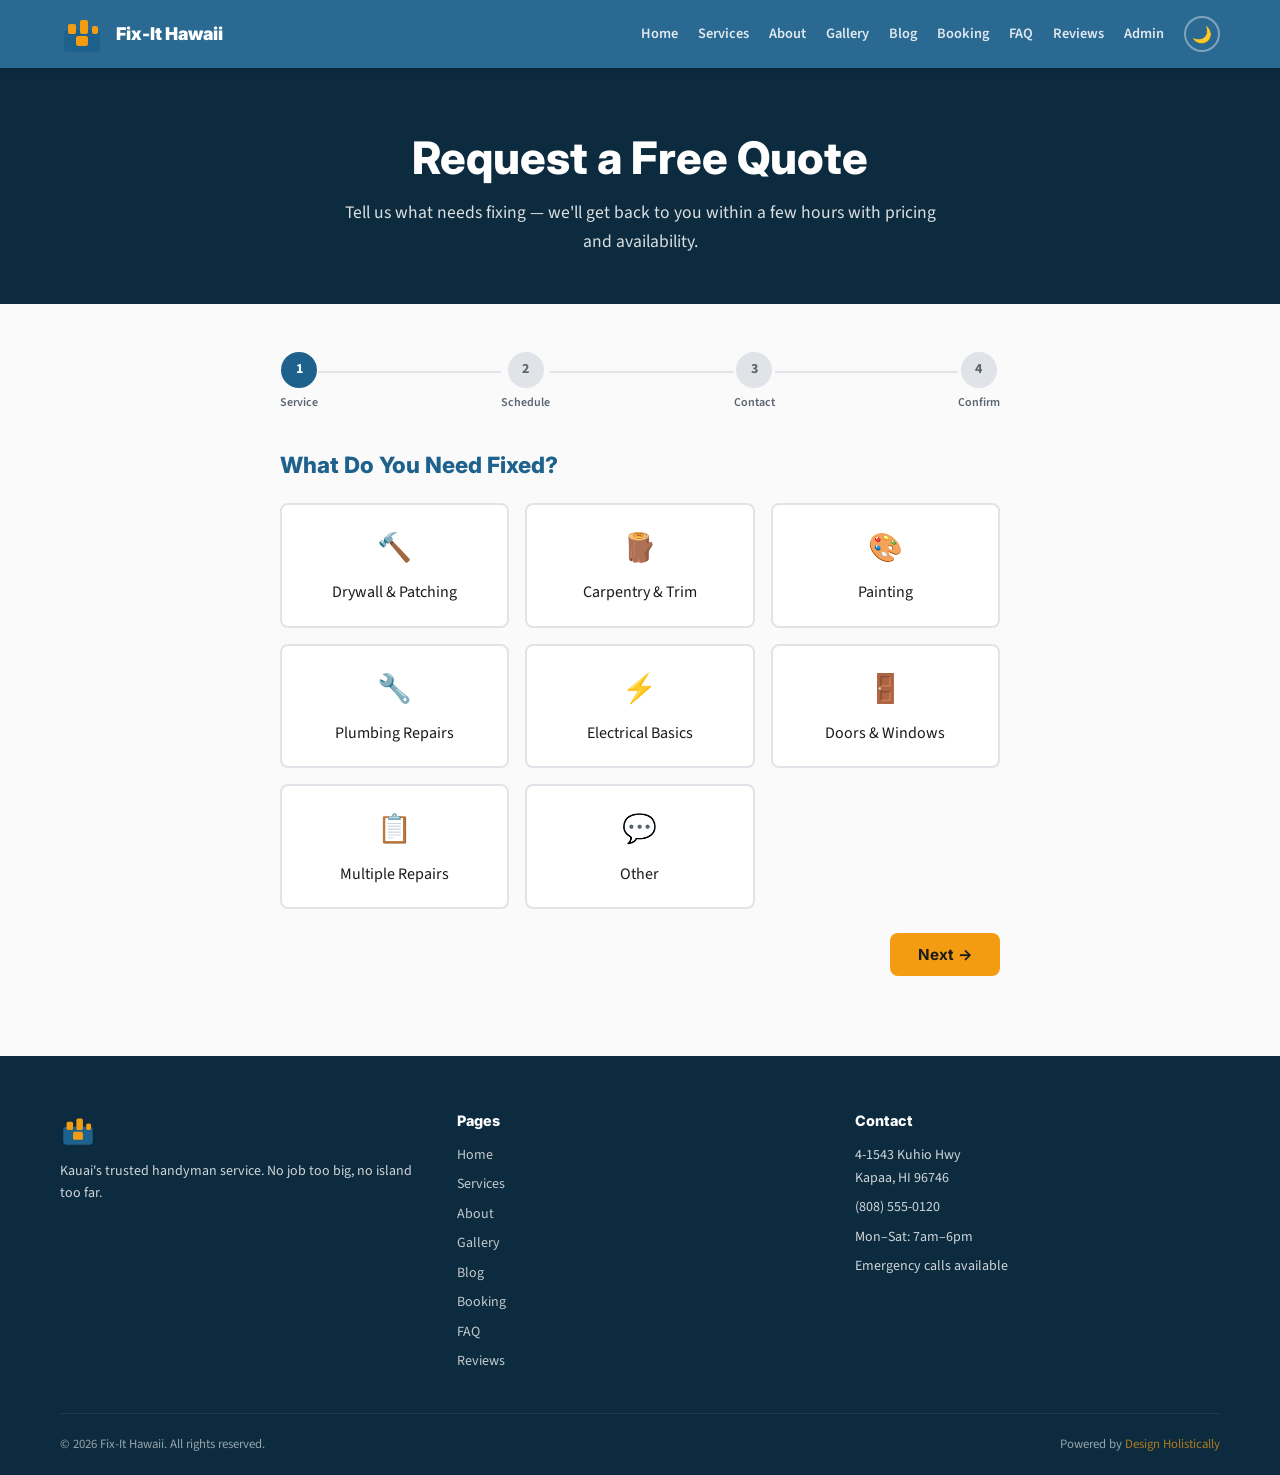
<file: booking.html>
<!DOCTYPE html>
<html lang="en" data-theme="light">
<head>
  <meta charset="UTF-8"/>
  <meta name="viewport" content="width=device-width, initial-scale=1.0"/>
  <title>Request a Free Quote | Fix-It Hawaii — Kapaa, Kauai</title>
  <meta name="description" content="Request a free estimate from Fix-It Hawaii — Kauai's trusted handyman service. Drywall, carpentry, painting, plumbing, and more."/>
  <meta property="og:title" content="Request a Free Quote | Fix-It Hawaii"/>
  <meta property="og:description" content="Request a free estimate from Fix-It Hawaii — Kauai's trusted handyman service. Drywall, carpentry, painting, plumbing, and more."/>
  <meta property="og:image" content="images/hero.png"/>
  <link rel="stylesheet" href="css/style.css"/>
  
  <link rel="icon" type="image/x-icon" href="images/favicon.ico">
  <link rel="icon" type="image/png" sizes="32x32" href="images/favicon-32x32.png">
  <link rel="icon" type="image/png" sizes="16x16" href="images/favicon-16x16.png">
  <link rel="apple-touch-icon" sizes="180x180" href="images/apple-touch-icon.png">
</head>
<body>

    <header class="site-header" id="siteHeader">
      <div class="header-inner container">
        <a href="index.html" class="logo" aria-label="Fix-It Hawaii Home">
          <svg width="44" height="44" viewBox="0 0 44 44" fill="none" aria-hidden="true">
            <rect x="4" y="18" width="36" height="22" rx="4" fill="#1F618D"/>
            <rect x="8" y="12" width="8" height="10" rx="2" fill="#F39C12"/>
            <rect x="20" y="8" width="8" height="14" rx="2" fill="#F39C12"/>
            <rect x="32" y="14" width="6" height="8" rx="2" fill="#F39C12"/>
            <rect x="16" y="24" width="12" height="10" rx="2" fill="#F39C12"/>
          </svg>
          <span>Fix-It Hawaii</span>
        </a>
        <button class="hamburger" id="hamburger" aria-label="Toggle menu">
          <span></span><span></span><span></span>
        </button>
        <nav class="main-nav" id="mainNav">
          <a href="index.html">Home</a>
          <a href="services.html">Services</a>
          <a href="about.html">About</a>
          <a href="gallery.html">Gallery</a>
          <a href="blog.html">Blog</a>
          <a href="booking.html">Booking</a>
          <a href="faq.html">FAQ</a>
          <a href="reviews.html">Reviews</a>
          <a href="admin.html">Admin</a>
          <button class="dark-toggle" id="darkToggle" aria-label="Toggle dark mode">🌙</button>
        </nav>
      </div>
    </header>

    <section class="page-hero animate-in">
      <div class="container">
        <h1>Request a Free Quote</h1>
        <p>Tell us what needs fixing — we'll get back to you within a few hours with pricing and availability.</p>
      </div>
    </section>
    <section class="booking-section container animate-in">
      <div class="booking-wrapper">
        <div class="step-indicators">
          <div class="step-item active" id="step-ind-1">
            <div class="step-dot">1</div>
            <span>Service</span>
          </div>
          <div class="step-line"></div>
          <div class="step-item" id="step-ind-2">
            <div class="step-dot">2</div>
            <span>Schedule</span>
          </div>
          <div class="step-line"></div>
          <div class="step-item" id="step-ind-3">
            <div class="step-dot">3</div>
            <span>Contact</span>
          </div>
          <div class="step-line"></div>
          <div class="step-item" id="step-ind-4">
            <div class="step-dot">4</div>
            <span>Confirm</span>
          </div>
        </div>

        <form id="bookingForm" class="booking-form">
          <div class="form-step active" id="step1">
            <h2>What Do You Need Fixed?</h2>
            <div class="service-select-grid">
              <label class="service-option">
                <input type="radio" name="service" value="Drywall &amp; Patching"/>
                <div class="service-opt-card">
                  <span class="svc-icon">🔨</span>
                  <span>Drywall &amp; Patching</span>
                </div>
              </label>
              <label class="service-option">
                <input type="radio" name="service" value="Carpentry &amp; Trim"/>
                <div class="service-opt-card">
                  <span class="svc-icon">🪵</span>
                  <span>Carpentry &amp; Trim</span>
                </div>
              </label>
              <label class="service-option">
                <input type="radio" name="service" value="Interior or Exterior Painting"/>
                <div class="service-opt-card">
                  <span class="svc-icon">🎨</span>
                  <span>Painting</span>
                </div>
              </label>
              <label class="service-option">
                <input type="radio" name="service" value="Plumbing Repairs"/>
                <div class="service-opt-card">
                  <span class="svc-icon">🔧</span>
                  <span>Plumbing Repairs</span>
                </div>
              </label>
              <label class="service-option">
                <input type="radio" name="service" value="Electrical Basics"/>
                <div class="service-opt-card">
                  <span class="svc-icon">⚡</span>
                  <span>Electrical Basics</span>
                </div>
              </label>
              <label class="service-option">
                <input type="radio" name="service" value="Doors &amp; Windows"/>
                <div class="service-opt-card">
                  <span class="svc-icon">🚪</span>
                  <span>Doors &amp; Windows</span>
                </div>
              </label>
              <label class="service-option">
                <input type="radio" name="service" value="Multiple Repairs (Honey-Do List)"/>
                <div class="service-opt-card">
                  <span class="svc-icon">📋</span>
                  <span>Multiple Repairs</span>
                </div>
              </label>
              <label class="service-option">
                <input type="radio" name="service" value="Other / Not Listed"/>
                <div class="service-opt-card">
                  <span class="svc-icon">💬</span>
                  <span>Other</span>
                </div>
              </label>
            </div>
            <div class="form-nav">
              <button type="button" class="btn btn-primary" onclick="nextStep(1)">Next →</button>
            </div>
          </div>

          <div class="form-step" id="step2">
            <h2>When Works Best for You?</h2>
            <div class="form-group">
              <label for="prefDate">Preferred Date</label>
              <input type="date" id="prefDate" name="date" required/>
            </div>
            <div class="form-group">
              <label for="prefTime">Preferred Time</label>
              <select id="prefTime" name="time">
                <option value="">Select a time</option>
                <option>7:00 AM – 9:00 AM</option>
                <option>9:00 AM – 11:00 AM</option>
                <option>11:00 AM – 1:00 PM</option>
                <option>1:00 PM – 3:00 PM</option>
                <option>3:00 PM – 5:00 PM</option>
                <option>Flexible / Any time</option>
              </select>
            </div>
            <div class="form-nav">
              <button type="button" class="btn btn-secondary" onclick="prevStep(2)">← Back</button>
              <button type="button" class="btn btn-primary" onclick="nextStep(2)">Next →</button>
            </div>
          </div>

          <div class="form-step" id="step3">
            <h2>Your Contact Info</h2>
            <div class="form-row">
              <div class="form-group">
                <label for="firstName">First Name</label>
                <input type="text" id="firstName" name="firstName" placeholder="Hana" required/>
              </div>
              <div class="form-group">
                <label for="lastName">Last Name</label>
                <input type="text" id="lastName" name="lastName" placeholder="Reyes" required/>
              </div>
            </div>
            <div class="form-group">
              <label for="email">Email Address</label>
              <input type="email" id="email" name="email" placeholder="hana@example.com" required/>
            </div>
            <div class="form-group">
              <label for="phone">Phone Number</label>
              <input type="tel" id="phone" name="phone" placeholder="(808) 555-0100"/>
            </div>
            <div class="form-group">
              <label for="address">Property Address on Kauai</label>
              <input type="text" id="address" name="address" placeholder="4-2000 Kuhio Hwy, Kapaa, HI"/>
            </div>
            <div class="form-group">
              <label for="notes">Describe the Repair Needed</label>
              <textarea id="notes" name="notes" rows="4" placeholder="Large hole in bedroom wall, leaky faucet under kitchen sink, etc."></textarea>
            </div>
            <div class="form-nav">
              <button type="button" class="btn btn-secondary" onclick="prevStep(3)">← Back</button>
              <button type="button" class="btn btn-primary" onclick="nextStep(3)">Review →</button>
            </div>
          </div>

          <div class="form-step" id="step4">
            <h2>Review Your Request</h2>
            <div class="confirmation-card">
              <div id="summaryContent" class="summary-grid"></div>
              <p class="confirm-note">We'll contact you within a few hours with a free written estimate.</p>
            </div>
            <div class="form-nav">
              <button type="button" class="btn btn-secondary" onclick="prevStep(4)">← Edit</button>
              <button type="button" class="btn btn-primary" onclick="submitBooking()">Send Request ✓</button>
            </div>
          </div>

          <div class="form-step" id="step5">
            <div class="success-message">
              <div class="success-icon">✅</div>
              <h2>Request Sent!</h2>
              <p>Mahalo! We'll review your request and contact you with a free estimate very soon.</p>
              <a href="index.html" class="btn btn-primary">Return Home</a>
            </div>
          </div>
        </form>
      </div>
    </section>

    <footer class="site-footer">
      <div class="container">
        <div class="footer-grid">
          <div class="footer-brand">
            <svg width="36" height="36" viewBox="0 0 44 44" fill="none">
              <rect x="4" y="18" width="36" height="22" rx="4" fill="#1F618D"/>
              <rect x="8" y="12" width="8" height="10" rx="2" fill="#F39C12"/>
              <rect x="20" y="8" width="8" height="14" rx="2" fill="#F39C12"/>
              <rect x="32" y="14" width="6" height="8" rx="2" fill="#F39C12"/>
              <rect x="16" y="24" width="12" height="10" rx="2" fill="#F39C12"/>
            </svg>
            <p>Kauai's trusted handyman service. No job too big, no island too far.</p>
          </div>
          <div class="footer-links">
            <h4>Pages</h4>
            <a href="index.html">Home</a>
            <a href="services.html">Services</a>
            <a href="about.html">About</a>
            <a href="gallery.html">Gallery</a>
            <a href="blog.html">Blog</a>
            <a href="booking.html">Booking</a>
            <a href="faq.html">FAQ</a>
            <a href="reviews.html">Reviews</a>
          </div>
          <div class="footer-contact">
            <h4>Contact</h4>
            <p>4-1543 Kuhio Hwy<br>Kapaa, HI 96746</p>
            <p><a href="tel:+18085550120">(808) 555-0120</a></p>
            <p>Mon–Sat: 7am–6pm</p>
            <p>Emergency calls available</p>
          </div>
        </div>
        <div class="footer-bottom">
          <p>&copy; 2026 Fix-It Hawaii. All rights reserved.</p>
          <p>Powered by <a href="https://designholistically.com" target="_blank">Design Holistically</a></p>
        </div>
      </div>
    </footer>
    <button class="back-to-top" id="backToTop" aria-label="Back to top">↑</button>
    <script src="js/main.js"></script>
</body>
</html>
</file>
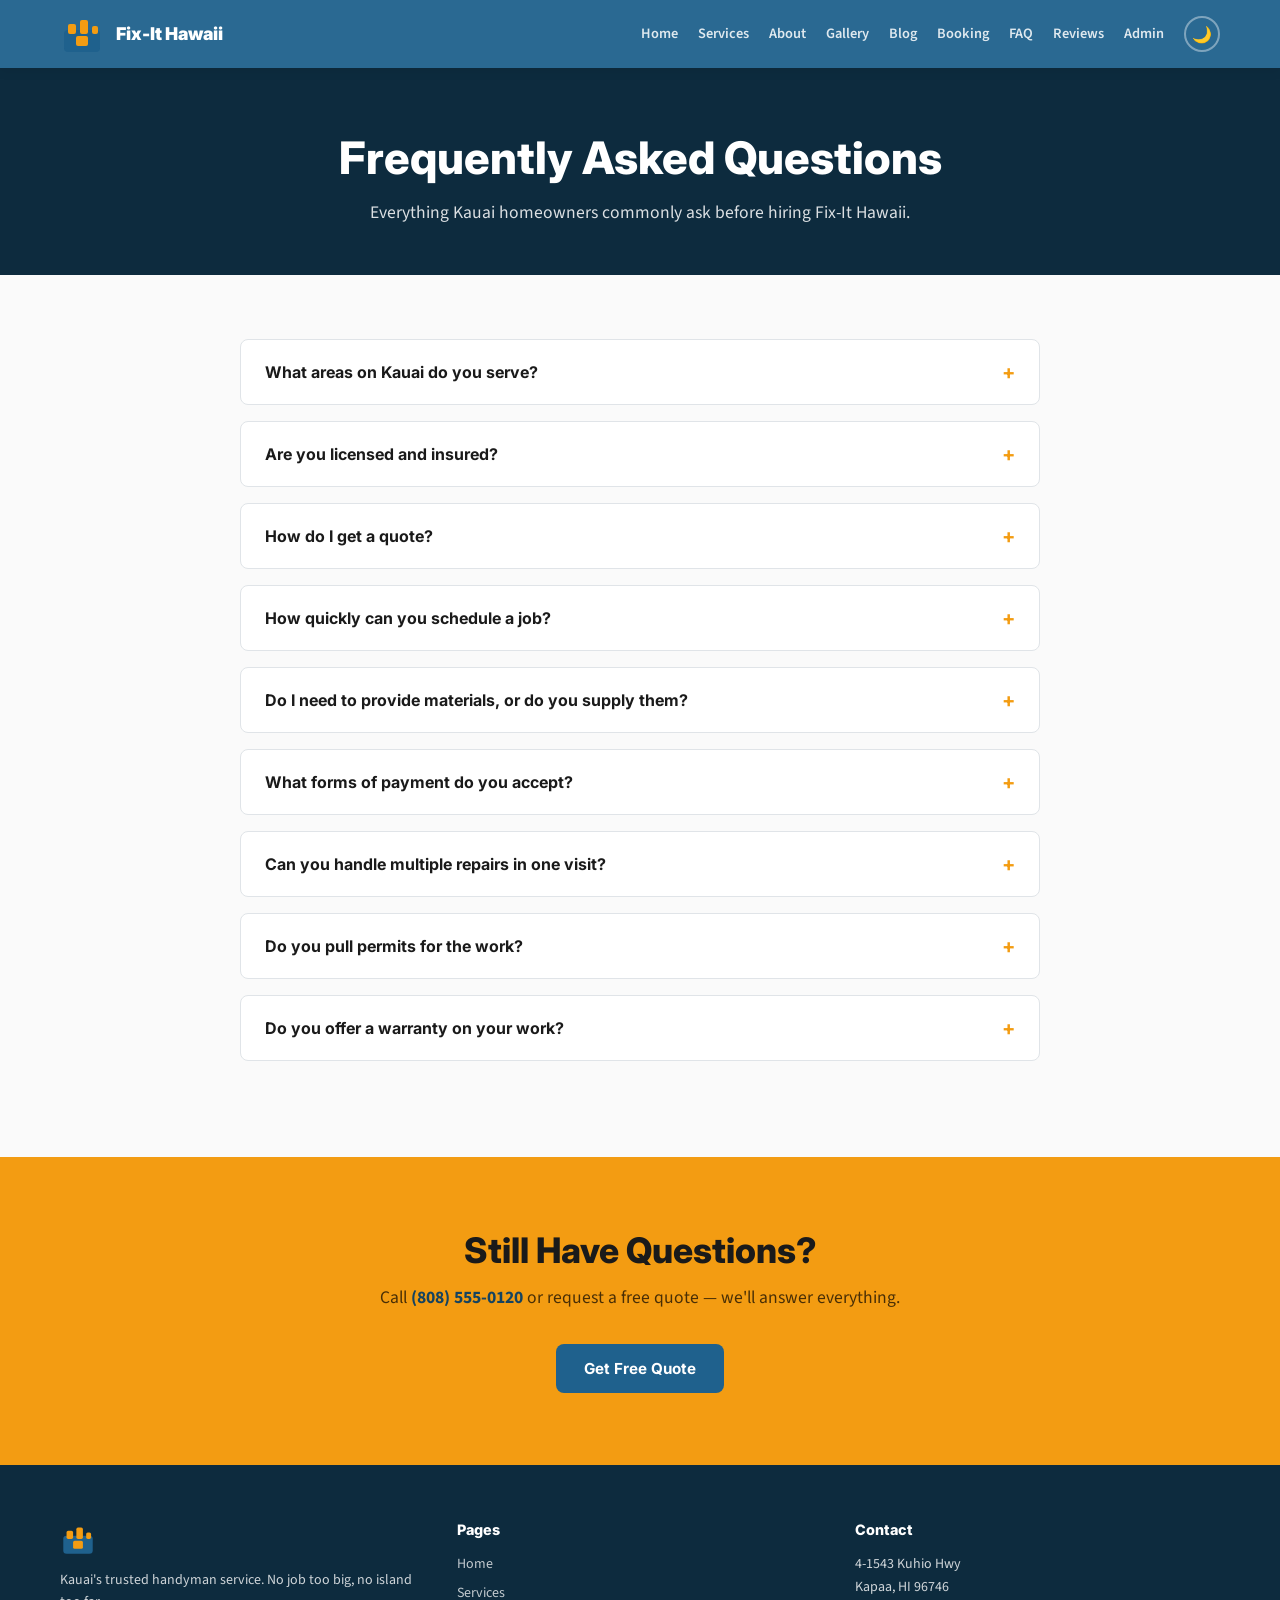
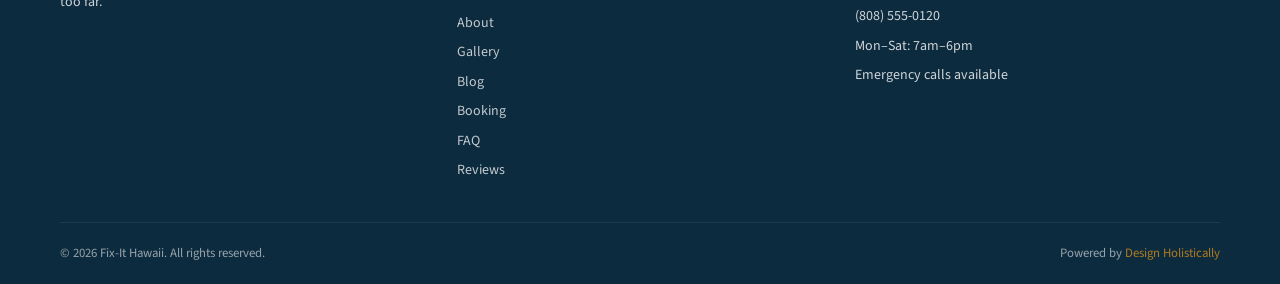
<file: faq.html>
<!DOCTYPE html>
<html lang="en" data-theme="light">
<head>
  <meta charset="UTF-8"/>
  <meta name="viewport" content="width=device-width, initial-scale=1.0"/>
  <title>FAQ | Fix-It Hawaii — Kapaa, Kauai</title>
  <meta name="description" content="Common questions about Fix-It Hawaii's handyman services, pricing, licensing, and service area on Kauai."/>
  <meta property="og:title" content="FAQ | Fix-It Hawaii"/>
  <meta property="og:description" content="Common questions about Fix-It Hawaii's handyman services, pricing, licensing, and service area on Kauai."/>
  <meta property="og:image" content="images/hero.png"/>
  <link rel="stylesheet" href="css/style.css"/>
  
  <link rel="icon" type="image/x-icon" href="images/favicon.ico">
  <link rel="icon" type="image/png" sizes="32x32" href="images/favicon-32x32.png">
  <link rel="icon" type="image/png" sizes="16x16" href="images/favicon-16x16.png">
  <link rel="apple-touch-icon" sizes="180x180" href="images/apple-touch-icon.png">
</head>
<body>

    <header class="site-header" id="siteHeader">
      <div class="header-inner container">
        <a href="index.html" class="logo" aria-label="Fix-It Hawaii Home">
          <svg width="44" height="44" viewBox="0 0 44 44" fill="none" aria-hidden="true">
            <rect x="4" y="18" width="36" height="22" rx="4" fill="#1F618D"/>
            <rect x="8" y="12" width="8" height="10" rx="2" fill="#F39C12"/>
            <rect x="20" y="8" width="8" height="14" rx="2" fill="#F39C12"/>
            <rect x="32" y="14" width="6" height="8" rx="2" fill="#F39C12"/>
            <rect x="16" y="24" width="12" height="10" rx="2" fill="#F39C12"/>
          </svg>
          <span>Fix-It Hawaii</span>
        </a>
        <button class="hamburger" id="hamburger" aria-label="Toggle menu">
          <span></span><span></span><span></span>
        </button>
        <nav class="main-nav" id="mainNav">
          <a href="index.html">Home</a>
          <a href="services.html">Services</a>
          <a href="about.html">About</a>
          <a href="gallery.html">Gallery</a>
          <a href="blog.html">Blog</a>
          <a href="booking.html">Booking</a>
          <a href="faq.html">FAQ</a>
          <a href="reviews.html">Reviews</a>
          <a href="admin.html">Admin</a>
          <button class="dark-toggle" id="darkToggle" aria-label="Toggle dark mode">🌙</button>
        </nav>
      </div>
    </header>

    <section class="page-hero animate-in">
      <div class="container">
        <h1>Frequently Asked Questions</h1>
        <p>Everything Kauai homeowners commonly ask before hiring Fix-It Hawaii.</p>
      </div>
    </section>
    <section class="container animate-in" style="padding:4rem 0 5rem;">
      <div class="faq-list">
                <div class="faq-item animate-in">
          <button class="faq-question" aria-expanded="false">
            What areas on Kauai do you serve?
            <span class="faq-icon">+</span>
          </button>
          <div class="faq-answer">
            <p>We serve all of Kauai — from Kapaa and Lihue to Princeville, Hanalei, Poipu, Koloa, and Waimea. For remote locations like the North Shore, there may be a small travel supplement for jobs under $300.</p>
          </div>
        </div>
        <div class="faq-item animate-in">
          <button class="faq-question" aria-expanded="false">
            Are you licensed and insured?
            <span class="faq-icon">+</span>
          </button>
          <div class="faq-answer">
            <p>Yes. Fix-It Hawaii is fully licensed as a Specialty Contractor in Hawaii and carries general liability insurance on every job. We can provide a Certificate of Insurance upon request. We never cut corners on licensing — your protection matters.</p>
          </div>
        </div>
        <div class="faq-item animate-in">
          <button class="faq-question" aria-expanded="false">
            How do I get a quote?
            <span class="faq-icon">+</span>
          </button>
          <div class="faq-answer">
            <p>Use our online booking form or call us directly at (808) 555-0120. For straightforward repairs, we can often provide a phone estimate. For larger jobs, we'll schedule a free on-site assessment. Written estimates are provided before any work begins.</p>
          </div>
        </div>
        <div class="faq-item animate-in">
          <button class="faq-question" aria-expanded="false">
            How quickly can you schedule a job?
            <span class="faq-icon">+</span>
          </button>
          <div class="faq-answer">
            <p>Most small repairs can be scheduled within 3–5 business days. Larger jobs requiring planning and materials may take 1–2 weeks to schedule. Emergency repairs (active leaks, safety issues) receive priority scheduling — call us directly.</p>
          </div>
        </div>
        <div class="faq-item animate-in">
          <button class="faq-question" aria-expanded="false">
            Do I need to provide materials, or do you supply them?
            <span class="faq-icon">+</span>
          </button>
          <div class="faq-answer">
            <p>We can do it either way. Many homeowners prefer us to supply materials (we buy at trade pricing and pass savings along). Others prefer to supply materials themselves for specific aesthetic choices. Discuss this when requesting your estimate.</p>
          </div>
        </div>
        <div class="faq-item animate-in">
          <button class="faq-question" aria-expanded="false">
            What forms of payment do you accept?
            <span class="faq-icon">+</span>
          </button>
          <div class="faq-answer">
            <p>We accept cash, check, and major credit cards. For jobs over $1,000, we typically structure payments as 30% at start and 70% upon completion. We never require full payment upfront.</p>
          </div>
        </div>
        <div class="faq-item animate-in">
          <button class="faq-question" aria-expanded="false">
            Can you handle multiple repairs in one visit?
            <span class="faq-icon">+</span>
          </button>
          <div class="faq-answer">
            <p>Absolutely — in fact, multi-repair visits are more economical for you. We charge by the job, not the hour, so combining a drywall repair, a leaky faucet, and a ceiling fan installation into one visit saves you both money and scheduling coordination.</p>
          </div>
        </div>
        <div class="faq-item animate-in">
          <button class="faq-question" aria-expanded="false">
            Do you pull permits for the work?
            <span class="faq-icon">+</span>
          </button>
          <div class="faq-answer">
            <p>When permits are required by Hawaii code, we pull them. Minor repairs, painting, and like-for-like replacements typically don't require permits. We'll always advise you on permitting requirements upfront — we never suggest skipping required permits to save time or money.</p>
          </div>
        </div>
        <div class="faq-item animate-in">
          <button class="faq-question" aria-expanded="false">
            Do you offer a warranty on your work?
            <span class="faq-icon">+</span>
          </button>
          <div class="faq-answer">
            <p>Yes. We stand behind our work with a 1-year warranty on labor. If something we repaired fails due to our workmanship within one year, we'll fix it at no charge. Materials warranties are provided by the manufacturer.</p>
          </div>
        </div>
      </div>
    </section>
    <section class="cta-section animate-in">
      <div class="container cta-inner">
        <h2>Still Have Questions?</h2>
        <p>Call <a href="tel:+18085550120" style="color:#154360;font-weight:700;">(808) 555-0120</a> or request a free quote — we'll answer everything.</p>
        <a href="booking.html" class="btn btn-primary">Get Free Quote</a>
      </div>
    </section>

    <footer class="site-footer">
      <div class="container">
        <div class="footer-grid">
          <div class="footer-brand">
            <svg width="36" height="36" viewBox="0 0 44 44" fill="none">
              <rect x="4" y="18" width="36" height="22" rx="4" fill="#1F618D"/>
              <rect x="8" y="12" width="8" height="10" rx="2" fill="#F39C12"/>
              <rect x="20" y="8" width="8" height="14" rx="2" fill="#F39C12"/>
              <rect x="32" y="14" width="6" height="8" rx="2" fill="#F39C12"/>
              <rect x="16" y="24" width="12" height="10" rx="2" fill="#F39C12"/>
            </svg>
            <p>Kauai's trusted handyman service. No job too big, no island too far.</p>
          </div>
          <div class="footer-links">
            <h4>Pages</h4>
            <a href="index.html">Home</a>
            <a href="services.html">Services</a>
            <a href="about.html">About</a>
            <a href="gallery.html">Gallery</a>
            <a href="blog.html">Blog</a>
            <a href="booking.html">Booking</a>
            <a href="faq.html">FAQ</a>
            <a href="reviews.html">Reviews</a>
          </div>
          <div class="footer-contact">
            <h4>Contact</h4>
            <p>4-1543 Kuhio Hwy<br>Kapaa, HI 96746</p>
            <p><a href="tel:+18085550120">(808) 555-0120</a></p>
            <p>Mon–Sat: 7am–6pm</p>
            <p>Emergency calls available</p>
          </div>
        </div>
        <div class="footer-bottom">
          <p>&copy; 2026 Fix-It Hawaii. All rights reserved.</p>
          <p>Powered by <a href="https://designholistically.com" target="_blank">Design Holistically</a></p>
        </div>
      </div>
    </footer>
    <button class="back-to-top" id="backToTop" aria-label="Back to top">↑</button>
    <script src="js/main.js"></script>
</body>
</html>
</file>
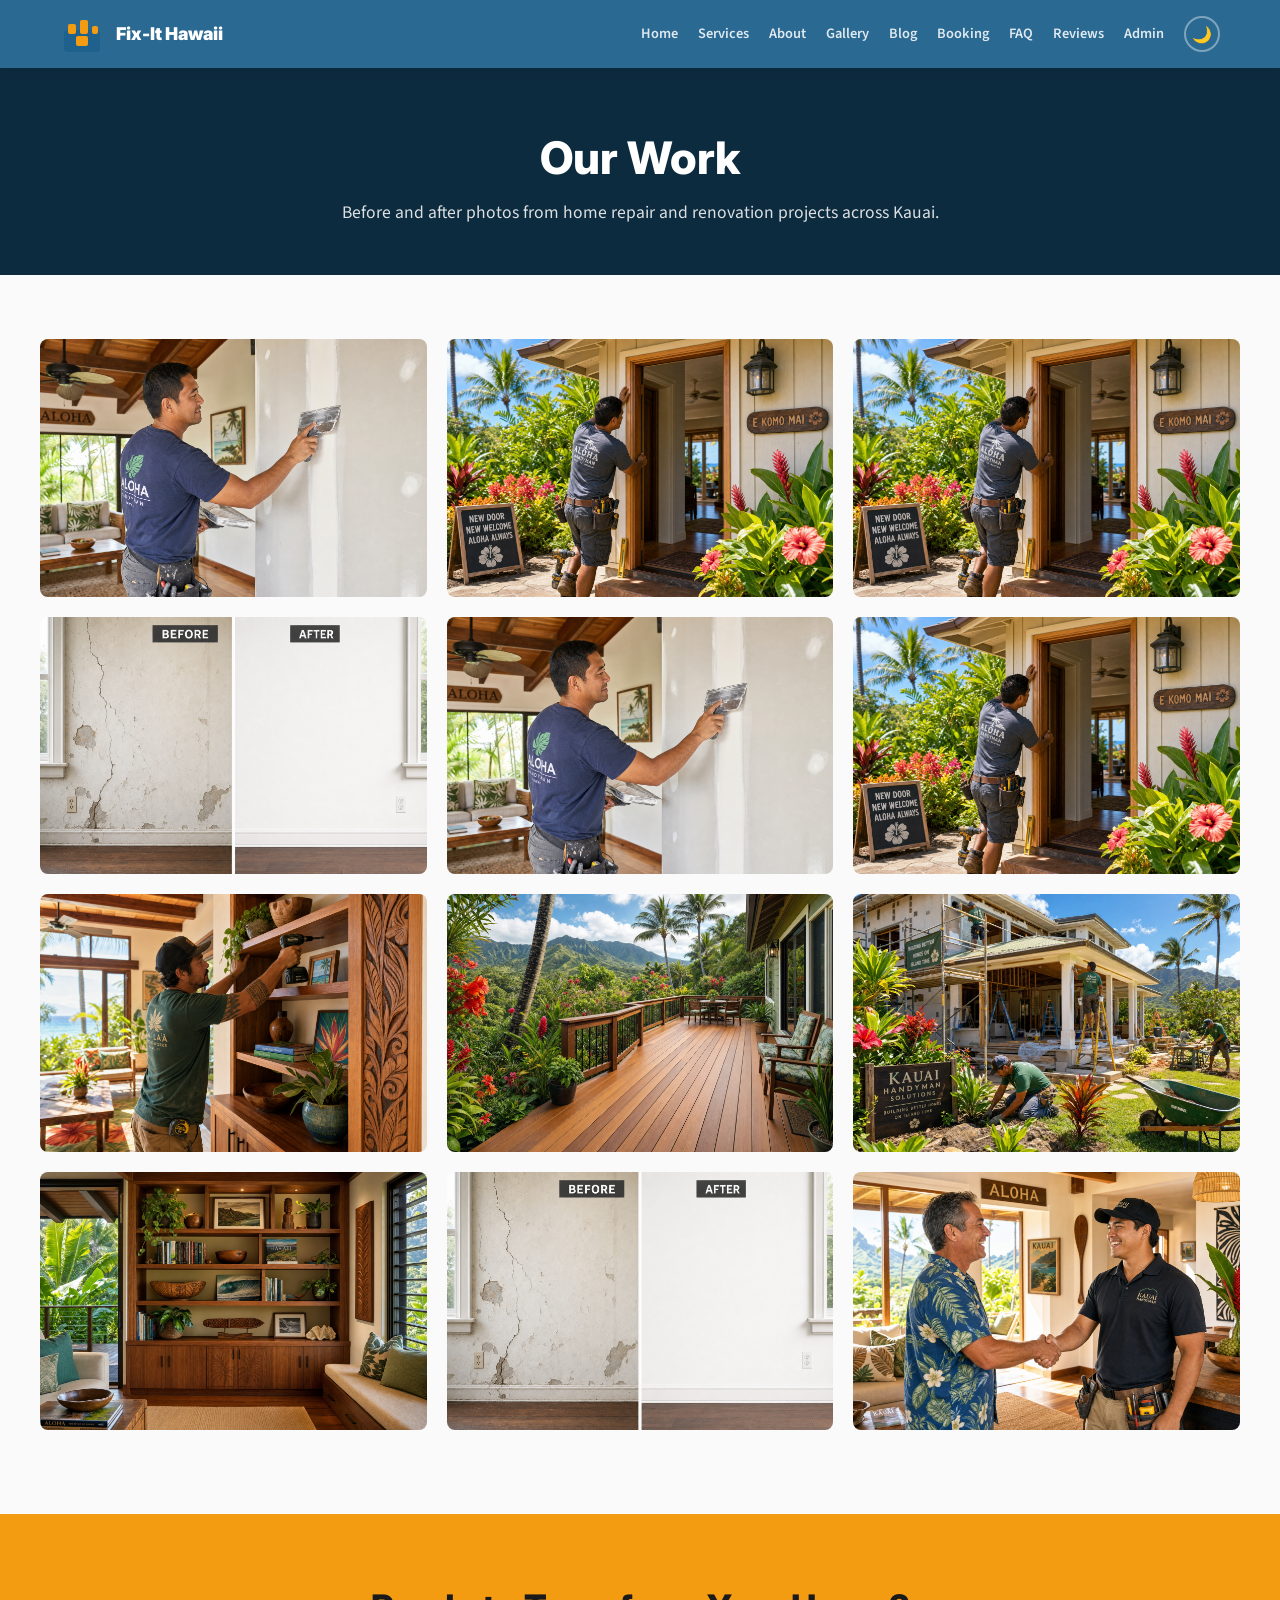
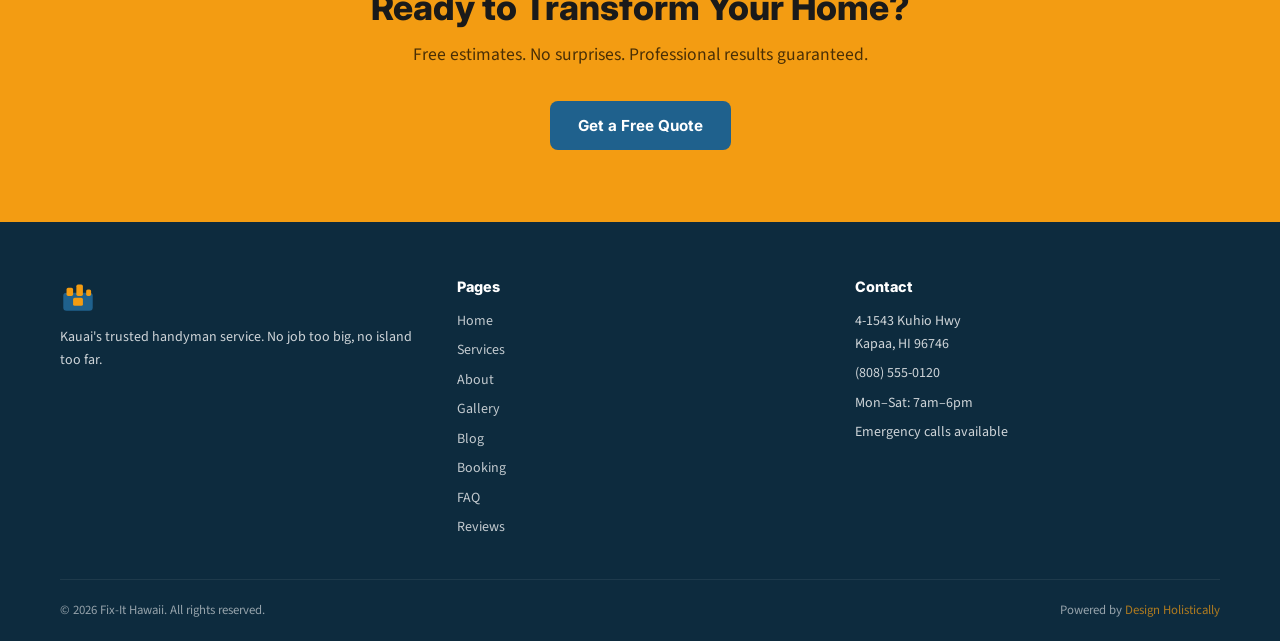
<file: gallery.html>
<!DOCTYPE html>
<html lang="en" data-theme="light">
<head>
  <meta charset="UTF-8"/>
  <meta name="viewport" content="width=device-width, initial-scale=1.0"/>
  <title>Gallery | Fix-It Hawaii — Kapaa, Kauai</title>
  <meta name="description" content="Browse Fix-It Hawaii's project gallery — drywall, carpentry, painting, plumbing, and more across Kauai."/>
  <meta property="og:title" content="Gallery | Fix-It Hawaii"/>
  <meta property="og:description" content="Browse Fix-It Hawaii's project gallery — drywall, carpentry, painting, plumbing, and more across Kauai."/>
  <meta property="og:image" content="images/hero.png"/>
  <link rel="stylesheet" href="css/style.css"/>
  
  <link rel="icon" type="image/x-icon" href="images/favicon.ico">
  <link rel="icon" type="image/png" sizes="32x32" href="images/favicon-32x32.png">
  <link rel="icon" type="image/png" sizes="16x16" href="images/favicon-16x16.png">
  <link rel="apple-touch-icon" sizes="180x180" href="images/apple-touch-icon.png">
</head>
<body>

    <header class="site-header" id="siteHeader">
      <div class="header-inner container">
        <a href="index.html" class="logo" aria-label="Fix-It Hawaii Home">
          <svg width="44" height="44" viewBox="0 0 44 44" fill="none" aria-hidden="true">
            <rect x="4" y="18" width="36" height="22" rx="4" fill="#1F618D"/>
            <rect x="8" y="12" width="8" height="10" rx="2" fill="#F39C12"/>
            <rect x="20" y="8" width="8" height="14" rx="2" fill="#F39C12"/>
            <rect x="32" y="14" width="6" height="8" rx="2" fill="#F39C12"/>
            <rect x="16" y="24" width="12" height="10" rx="2" fill="#F39C12"/>
          </svg>
          <span>Fix-It Hawaii</span>
        </a>
        <button class="hamburger" id="hamburger" aria-label="Toggle menu">
          <span></span><span></span><span></span>
        </button>
        <nav class="main-nav" id="mainNav">
          <a href="index.html">Home</a>
          <a href="services.html">Services</a>
          <a href="about.html">About</a>
          <a href="gallery.html">Gallery</a>
          <a href="blog.html">Blog</a>
          <a href="booking.html">Booking</a>
          <a href="faq.html">FAQ</a>
          <a href="reviews.html">Reviews</a>
          <a href="admin.html">Admin</a>
          <button class="dark-toggle" id="darkToggle" aria-label="Toggle dark mode">🌙</button>
        </nav>
      </div>
    </header>

    <section class="page-hero animate-in">
      <div class="container">
        <h1>Our Work</h1>
        <p>Before and after photos from home repair and renovation projects across Kauai.</p>
      </div>
    </section>
    <section class="container animate-in" style="padding:4rem 0;">
      <div class="gallery-masonry">
                <div class="gallery-item animate-in">
          <img src="images/service-drywall.png" alt="Drywall Repair After Leak" loading="lazy"/>
          <div class="gallery-overlay">
            <h3>Drywall Repair After Leak</h3>
            <p>Water-damaged ceiling fully restored and textured</p>
          </div>
        </div>
        <div class="gallery-item animate-in">
          <img src="images/gallery-2.png" alt="Living Room Repaint" loading="lazy"/>
          <div class="gallery-overlay">
            <h3>Living Room Repaint</h3>
            <p>Full interior repaint — walls, trim, and ceiling</p>
          </div>
        </div>
        <div class="gallery-item animate-in">
          <img src="images/service-carpentry.png" alt="Custom Built-In Shelving" loading="lazy"/>
          <div class="gallery-overlay">
            <h3>Custom Built-In Shelving</h3>
            <p>Built-in entertainment wall in Kapaa home</p>
          </div>
        </div>
        <div class="gallery-item animate-in">
          <img src="images/gallery-4.png" alt="Lanai Exterior Paint" loading="lazy"/>
          <div class="gallery-overlay">
            <h3>Lanai Exterior Paint</h3>
            <p>Weatherproof exterior repaint with tropical-grade finish</p>
          </div>
        </div>
        <div class="gallery-item animate-in">
          <img src="images/service-door-window.png" alt="French Door Installation" loading="lazy"/>
          <div class="gallery-overlay">
            <h3>French Door Installation</h3>
            <p>New French doors opening onto ocean-view lanai</p>
          </div>
        </div>
        <div class="gallery-item animate-in">
          <img src="images/service-drywall.png" alt="Bathroom Drywall Repair" loading="lazy"/>
          <div class="gallery-overlay">
            <h3>Bathroom Drywall Repair</h3>
            <p>Mold-resistant drywall patch and skim coat</p>
          </div>
        </div>
        <div class="gallery-item animate-in">
          <img src="images/gallery-1.png" alt="Deck Board Replacement" loading="lazy"/>
          <div class="gallery-overlay">
            <h3>Deck Board Replacement</h3>
            <p>Rot-damaged deck boards replaced with composite</p>
          </div>
        </div>
        <div class="gallery-item animate-in">
          <img src="images/gallery-2.png" alt="Bathroom Fixture Upgrade" loading="lazy"/>
          <div class="gallery-overlay">
            <h3>Bathroom Fixture Upgrade</h3>
            <p>New vanity, faucet, and toilet installation</p>
          </div>
        </div>
        <div class="gallery-item animate-in">
          <img src="images/service-door-window.png" alt="Ceiling Fan Installation" loading="lazy"/>
          <div class="gallery-overlay">
            <h3>Ceiling Fan Installation</h3>
            <p>New ceiling fans installed in 3 bedrooms</p>
          </div>
        </div>
        <div class="gallery-item animate-in">
          <img src="images/service-door-window.png" alt="Screen Door Replacement" loading="lazy"/>
          <div class="gallery-overlay">
            <h3>Screen Door Replacement</h3>
            <p>New Kauai-grade screen doors — all 4 lanai openings</p>
          </div>
        </div>
        <div class="gallery-item animate-in">
          <img src="images/gallery-5.png" alt="Kitchen Cabinet Painting" loading="lazy"/>
          <div class="gallery-overlay">
            <h3>Kitchen Cabinet Painting</h3>
            <p>Full cabinet painting — dramatic transformation</p>
          </div>
        </div>
        <div class="gallery-item animate-in">
          <img src="images/gallery-6.png" alt="Stairway Trim Refresh" loading="lazy"/>
          <div class="gallery-overlay">
            <h3>Stairway Trim Refresh</h3>
            <p>Baseboards, handrail caps, and newel post repair</p>
          </div>
        </div>
      </div>
    </section>
    <section class="cta-section animate-in">
      <div class="container cta-inner">
        <h2>Ready to Transform Your Home?</h2>
        <p>Free estimates. No surprises. Professional results guaranteed.</p>
        <a href="booking.html" class="btn btn-primary">Get a Free Quote</a>
      </div>
    </section>

    <footer class="site-footer">
      <div class="container">
        <div class="footer-grid">
          <div class="footer-brand">
            <svg width="36" height="36" viewBox="0 0 44 44" fill="none">
              <rect x="4" y="18" width="36" height="22" rx="4" fill="#1F618D"/>
              <rect x="8" y="12" width="8" height="10" rx="2" fill="#F39C12"/>
              <rect x="20" y="8" width="8" height="14" rx="2" fill="#F39C12"/>
              <rect x="32" y="14" width="6" height="8" rx="2" fill="#F39C12"/>
              <rect x="16" y="24" width="12" height="10" rx="2" fill="#F39C12"/>
            </svg>
            <p>Kauai's trusted handyman service. No job too big, no island too far.</p>
          </div>
          <div class="footer-links">
            <h4>Pages</h4>
            <a href="index.html">Home</a>
            <a href="services.html">Services</a>
            <a href="about.html">About</a>
            <a href="gallery.html">Gallery</a>
            <a href="blog.html">Blog</a>
            <a href="booking.html">Booking</a>
            <a href="faq.html">FAQ</a>
            <a href="reviews.html">Reviews</a>
          </div>
          <div class="footer-contact">
            <h4>Contact</h4>
            <p>4-1543 Kuhio Hwy<br>Kapaa, HI 96746</p>
            <p><a href="tel:+18085550120">(808) 555-0120</a></p>
            <p>Mon–Sat: 7am–6pm</p>
            <p>Emergency calls available</p>
          </div>
        </div>
        <div class="footer-bottom">
          <p>&copy; 2026 Fix-It Hawaii. All rights reserved.</p>
          <p>Powered by <a href="https://designholistically.com" target="_blank">Design Holistically</a></p>
        </div>
      </div>
    </footer>
    <button class="back-to-top" id="backToTop" aria-label="Back to top">↑</button>
    <script src="js/main.js"></script>
</body>
</html>
</file>
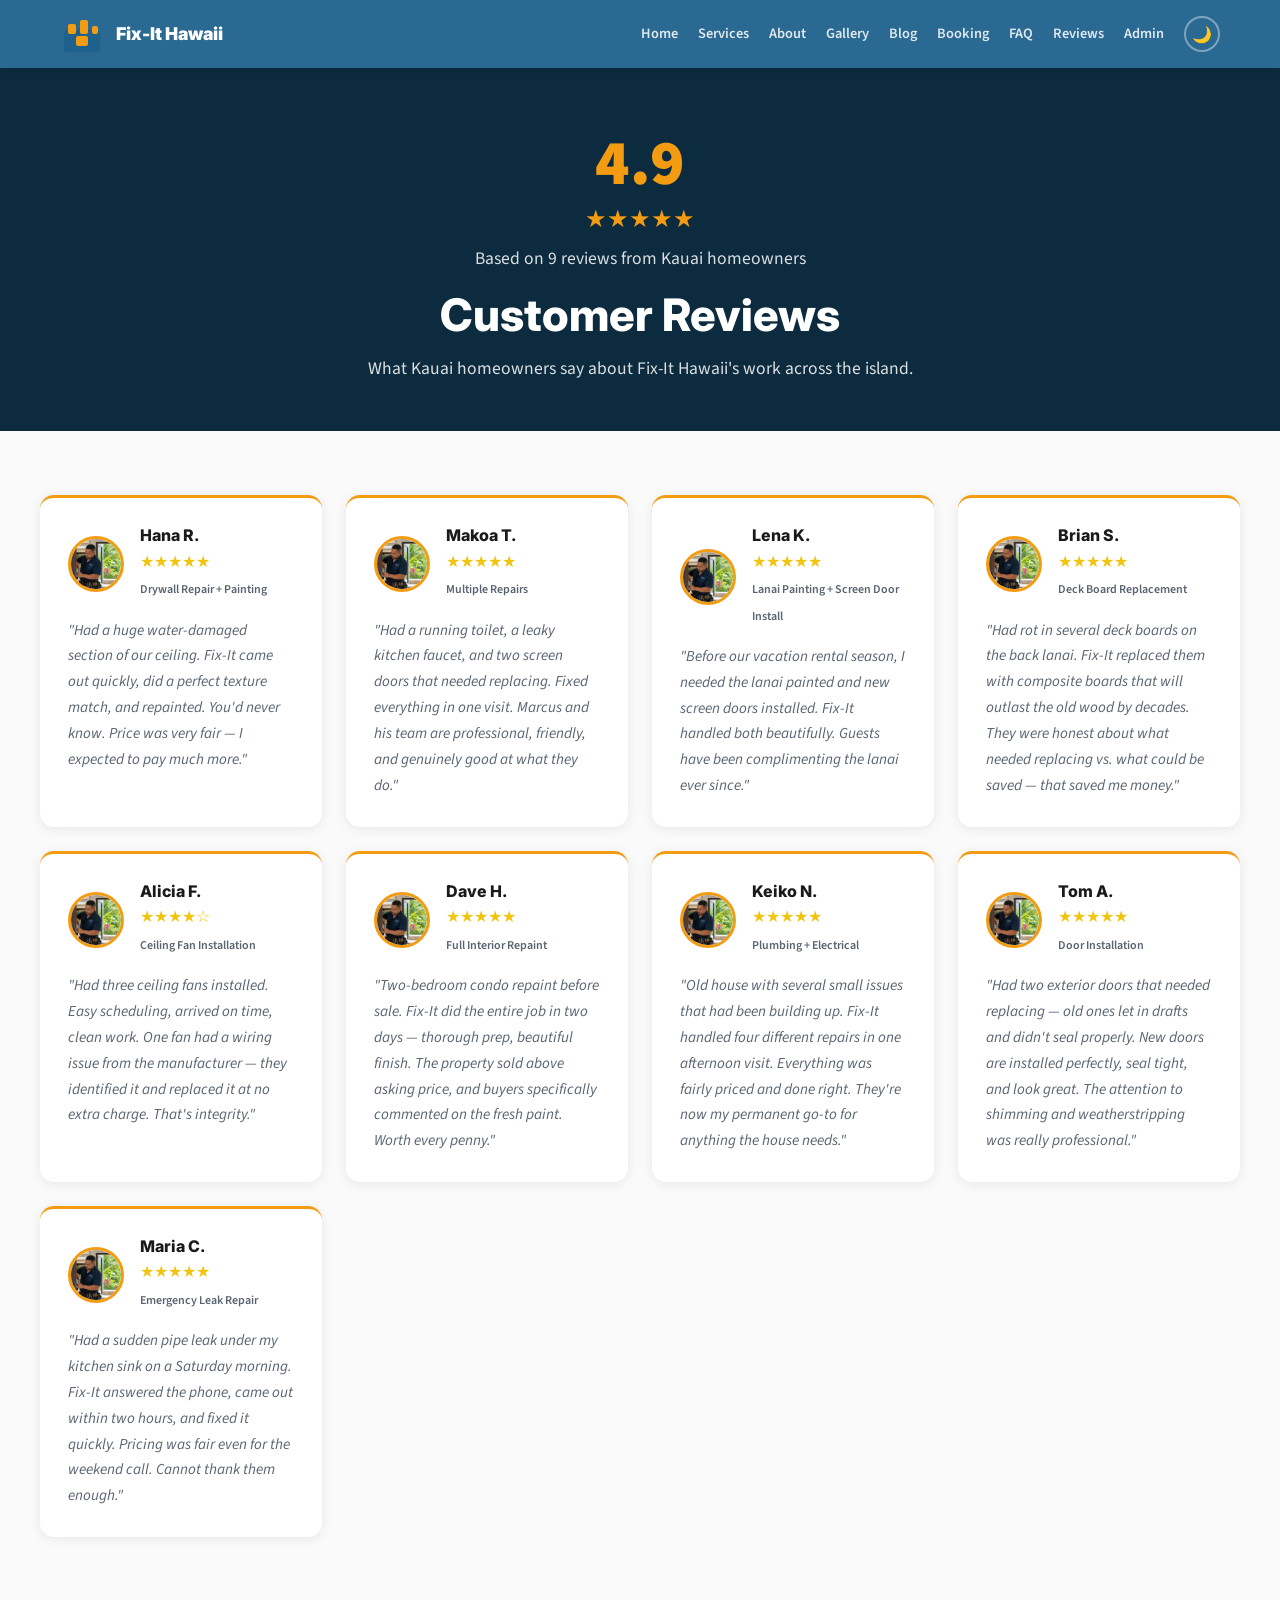
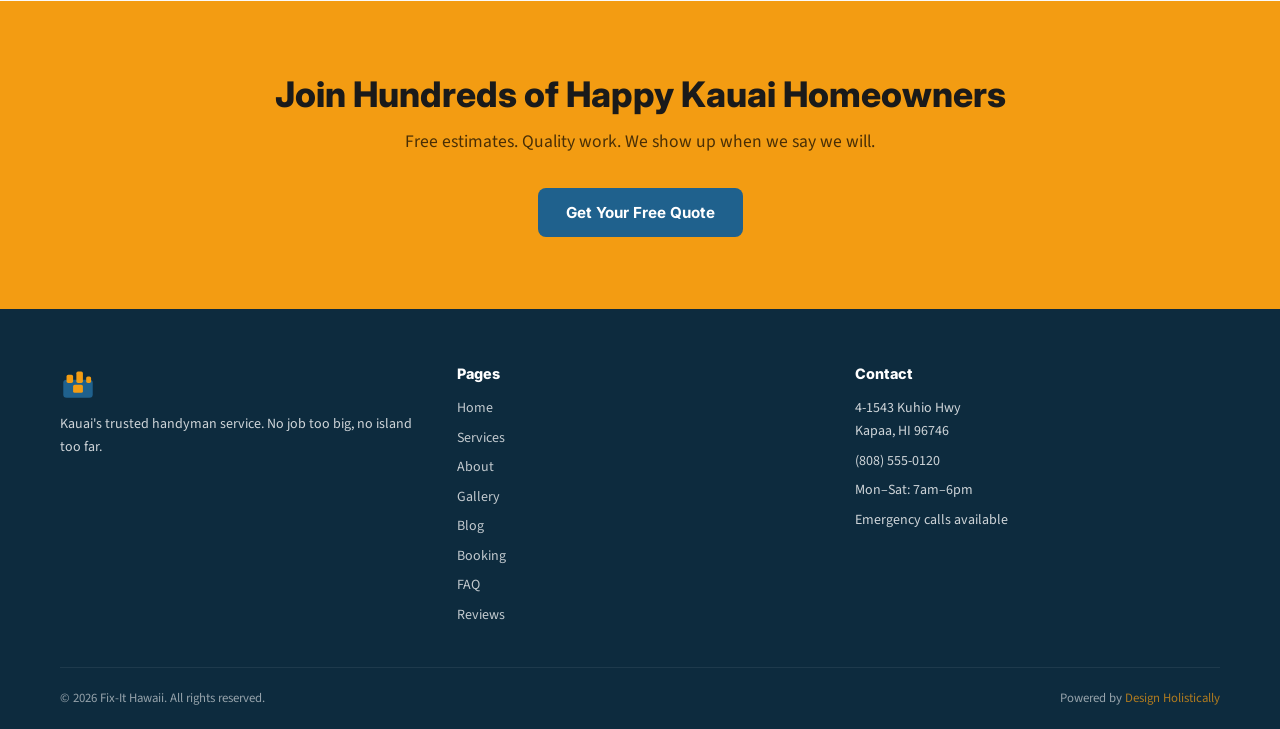
<file: reviews.html>
<!DOCTYPE html>
<html lang="en" data-theme="light">
<head>
  <meta charset="UTF-8"/>
  <meta name="viewport" content="width=device-width, initial-scale=1.0"/>
  <title>Reviews | Fix-It Hawaii — Kapaa, Kauai</title>
  <meta name="description" content="Customer reviews for Fix-It Hawaii — handyman services across Kauai. Drywall, carpentry, painting, plumbing, and more."/>
  <meta property="og:title" content="Reviews | Fix-It Hawaii"/>
  <meta property="og:description" content="Customer reviews for Fix-It Hawaii — handyman services across Kauai. Drywall, carpentry, painting, plumbing, and more."/>
  <meta property="og:image" content="images/hero.png"/>
  <link rel="stylesheet" href="css/style.css"/>
  
  <link rel="icon" type="image/x-icon" href="images/favicon.ico">
  <link rel="icon" type="image/png" sizes="32x32" href="images/favicon-32x32.png">
  <link rel="icon" type="image/png" sizes="16x16" href="images/favicon-16x16.png">
  <link rel="apple-touch-icon" sizes="180x180" href="images/apple-touch-icon.png">
</head>
<body>

    <header class="site-header" id="siteHeader">
      <div class="header-inner container">
        <a href="index.html" class="logo" aria-label="Fix-It Hawaii Home">
          <svg width="44" height="44" viewBox="0 0 44 44" fill="none" aria-hidden="true">
            <rect x="4" y="18" width="36" height="22" rx="4" fill="#1F618D"/>
            <rect x="8" y="12" width="8" height="10" rx="2" fill="#F39C12"/>
            <rect x="20" y="8" width="8" height="14" rx="2" fill="#F39C12"/>
            <rect x="32" y="14" width="6" height="8" rx="2" fill="#F39C12"/>
            <rect x="16" y="24" width="12" height="10" rx="2" fill="#F39C12"/>
          </svg>
          <span>Fix-It Hawaii</span>
        </a>
        <button class="hamburger" id="hamburger" aria-label="Toggle menu">
          <span></span><span></span><span></span>
        </button>
        <nav class="main-nav" id="mainNav">
          <a href="index.html">Home</a>
          <a href="services.html">Services</a>
          <a href="about.html">About</a>
          <a href="gallery.html">Gallery</a>
          <a href="blog.html">Blog</a>
          <a href="booking.html">Booking</a>
          <a href="faq.html">FAQ</a>
          <a href="reviews.html">Reviews</a>
          <a href="admin.html">Admin</a>
          <button class="dark-toggle" id="darkToggle" aria-label="Toggle dark mode">🌙</button>
        </nav>
      </div>
    </header>

    <section class="page-hero animate-in">
      <div class="container">
        <div class="rating-summary">
          <div class="rating-big">4.9</div>
          <div class="rating-stars">★★★★★</div>
          <p>Based on 9 reviews from Kauai homeowners</p>
        </div>
        <h1>Customer Reviews</h1>
        <p>What Kauai homeowners say about Fix-It Hawaii's work across the island.</p>
      </div>
    </section>
    <section class="reviews-grid container animate-in" style="padding:4rem 0;">
              <div class="review-card animate-in">
          <div class="reviewer-info">
            <img src="images/hero.png" alt="Hana R." class="reviewer-photo" loading="lazy"/>
            <div>
              <h3>Hana R.</h3>
              <div class="review-stars">★★★★★</div>
              <span class="review-service">Drywall Repair + Painting</span>
            </div>
          </div>
          <p class="review-text">"Had a huge water-damaged section of our ceiling. Fix-It came out quickly, did a perfect texture match, and repainted. You'd never know. Price was very fair — I expected to pay much more."</p>
        </div>
        <div class="review-card animate-in">
          <div class="reviewer-info">
            <img src="images/hero.png" alt="Makoa T." class="reviewer-photo" loading="lazy"/>
            <div>
              <h3>Makoa T.</h3>
              <div class="review-stars">★★★★★</div>
              <span class="review-service">Multiple Repairs</span>
            </div>
          </div>
          <p class="review-text">"Had a running toilet, a leaky kitchen faucet, and two screen doors that needed replacing. Fixed everything in one visit. Marcus and his team are professional, friendly, and genuinely good at what they do."</p>
        </div>
        <div class="review-card animate-in">
          <div class="reviewer-info">
            <img src="images/hero.png" alt="Lena K." class="reviewer-photo" loading="lazy"/>
            <div>
              <h3>Lena K.</h3>
              <div class="review-stars">★★★★★</div>
              <span class="review-service">Lanai Painting + Screen Door Install</span>
            </div>
          </div>
          <p class="review-text">"Before our vacation rental season, I needed the lanai painted and new screen doors installed. Fix-It handled both beautifully. Guests have been complimenting the lanai ever since."</p>
        </div>
        <div class="review-card animate-in">
          <div class="reviewer-info">
            <img src="images/hero.png" alt="Brian S." class="reviewer-photo" loading="lazy"/>
            <div>
              <h3>Brian S.</h3>
              <div class="review-stars">★★★★★</div>
              <span class="review-service">Deck Board Replacement</span>
            </div>
          </div>
          <p class="review-text">"Had rot in several deck boards on the back lanai. Fix-It replaced them with composite boards that will outlast the old wood by decades. They were honest about what needed replacing vs. what could be saved — that saved me money."</p>
        </div>
        <div class="review-card animate-in">
          <div class="reviewer-info">
            <img src="images/hero.png" alt="Alicia F." class="reviewer-photo" loading="lazy"/>
            <div>
              <h3>Alicia F.</h3>
              <div class="review-stars">★★★★☆</div>
              <span class="review-service">Ceiling Fan Installation</span>
            </div>
          </div>
          <p class="review-text">"Had three ceiling fans installed. Easy scheduling, arrived on time, clean work. One fan had a wiring issue from the manufacturer — they identified it and replaced it at no extra charge. That's integrity."</p>
        </div>
        <div class="review-card animate-in">
          <div class="reviewer-info">
            <img src="images/hero.png" alt="Dave H." class="reviewer-photo" loading="lazy"/>
            <div>
              <h3>Dave H.</h3>
              <div class="review-stars">★★★★★</div>
              <span class="review-service">Full Interior Repaint</span>
            </div>
          </div>
          <p class="review-text">"Two-bedroom condo repaint before sale. Fix-It did the entire job in two days — thorough prep, beautiful finish. The property sold above asking price, and buyers specifically commented on the fresh paint. Worth every penny."</p>
        </div>
        <div class="review-card animate-in">
          <div class="reviewer-info">
            <img src="images/hero.png" alt="Keiko N." class="reviewer-photo" loading="lazy"/>
            <div>
              <h3>Keiko N.</h3>
              <div class="review-stars">★★★★★</div>
              <span class="review-service">Plumbing + Electrical</span>
            </div>
          </div>
          <p class="review-text">"Old house with several small issues that had been building up. Fix-It handled four different repairs in one afternoon visit. Everything was fairly priced and done right. They're now my permanent go-to for anything the house needs."</p>
        </div>
        <div class="review-card animate-in">
          <div class="reviewer-info">
            <img src="images/hero.png" alt="Tom A." class="reviewer-photo" loading="lazy"/>
            <div>
              <h3>Tom A.</h3>
              <div class="review-stars">★★★★★</div>
              <span class="review-service">Door Installation</span>
            </div>
          </div>
          <p class="review-text">"Had two exterior doors that needed replacing — old ones let in drafts and didn't seal properly. New doors are installed perfectly, seal tight, and look great. The attention to shimming and weatherstripping was really professional."</p>
        </div>
        <div class="review-card animate-in">
          <div class="reviewer-info">
            <img src="images/hero.png" alt="Maria C." class="reviewer-photo" loading="lazy"/>
            <div>
              <h3>Maria C.</h3>
              <div class="review-stars">★★★★★</div>
              <span class="review-service">Emergency Leak Repair</span>
            </div>
          </div>
          <p class="review-text">"Had a sudden pipe leak under my kitchen sink on a Saturday morning. Fix-It answered the phone, came out within two hours, and fixed it quickly. Pricing was fair even for the weekend call. Cannot thank them enough."</p>
        </div>
    </section>
    <section class="cta-section animate-in">
      <div class="container cta-inner">
        <h2>Join Hundreds of Happy Kauai Homeowners</h2>
        <p>Free estimates. Quality work. We show up when we say we will.</p>
        <a href="booking.html" class="btn btn-primary">Get Your Free Quote</a>
      </div>
    </section>

    <footer class="site-footer">
      <div class="container">
        <div class="footer-grid">
          <div class="footer-brand">
            <svg width="36" height="36" viewBox="0 0 44 44" fill="none">
              <rect x="4" y="18" width="36" height="22" rx="4" fill="#1F618D"/>
              <rect x="8" y="12" width="8" height="10" rx="2" fill="#F39C12"/>
              <rect x="20" y="8" width="8" height="14" rx="2" fill="#F39C12"/>
              <rect x="32" y="14" width="6" height="8" rx="2" fill="#F39C12"/>
              <rect x="16" y="24" width="12" height="10" rx="2" fill="#F39C12"/>
            </svg>
            <p>Kauai's trusted handyman service. No job too big, no island too far.</p>
          </div>
          <div class="footer-links">
            <h4>Pages</h4>
            <a href="index.html">Home</a>
            <a href="services.html">Services</a>
            <a href="about.html">About</a>
            <a href="gallery.html">Gallery</a>
            <a href="blog.html">Blog</a>
            <a href="booking.html">Booking</a>
            <a href="faq.html">FAQ</a>
            <a href="reviews.html">Reviews</a>
          </div>
          <div class="footer-contact">
            <h4>Contact</h4>
            <p>4-1543 Kuhio Hwy<br>Kapaa, HI 96746</p>
            <p><a href="tel:+18085550120">(808) 555-0120</a></p>
            <p>Mon–Sat: 7am–6pm</p>
            <p>Emergency calls available</p>
          </div>
        </div>
        <div class="footer-bottom">
          <p>&copy; 2026 Fix-It Hawaii. All rights reserved.</p>
          <p>Powered by <a href="https://designholistically.com" target="_blank">Design Holistically</a></p>
        </div>
      </div>
    </footer>
    <button class="back-to-top" id="backToTop" aria-label="Back to top">↑</button>
    <script src="js/main.js"></script>
</body>
</html>
</file>
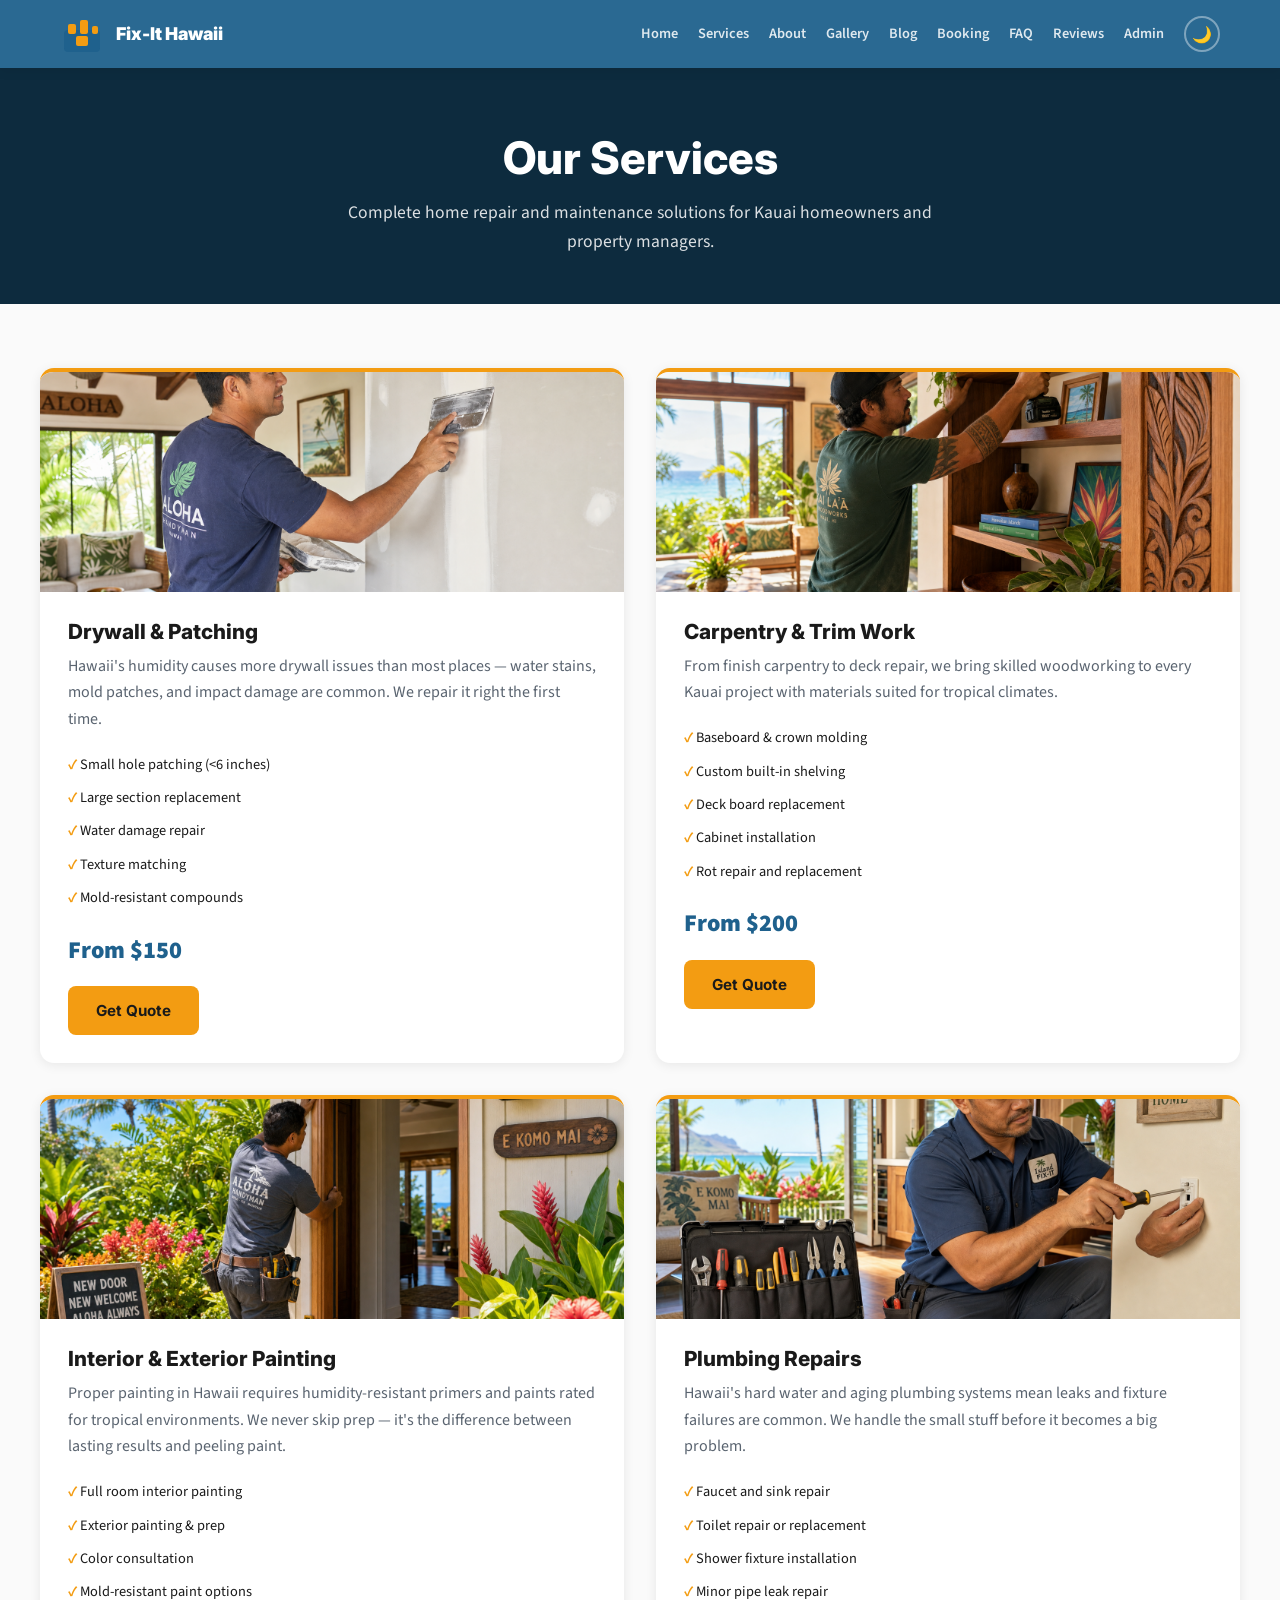
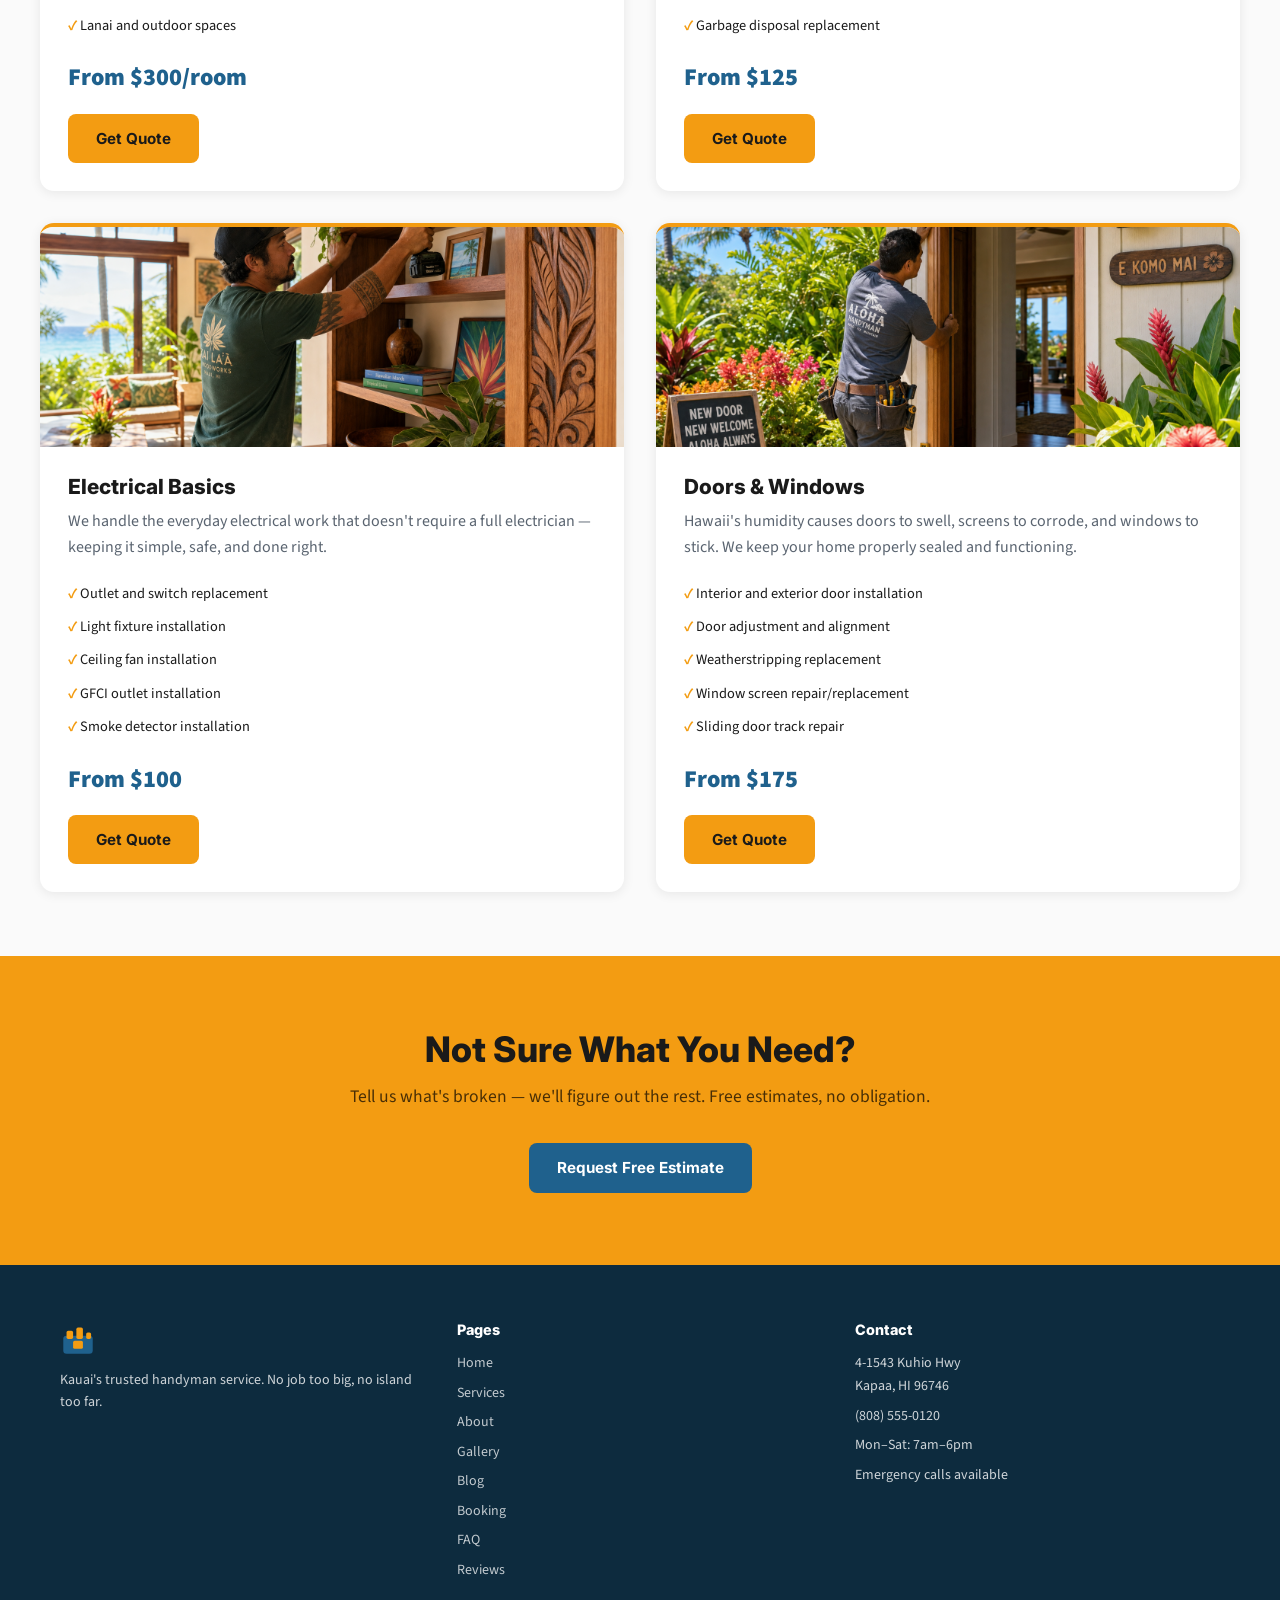
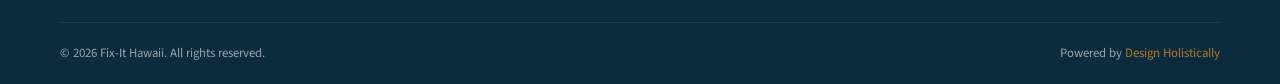
<file: services.html>
<!DOCTYPE html>
<html lang="en" data-theme="light">
<head>
  <meta charset="UTF-8"/>
  <meta name="viewport" content="width=device-width, initial-scale=1.0"/>
  <title>Services | Fix-It Hawaii — Kapaa, Kauai</title>
  <meta name="description" content="Fix-It Hawaii offers drywall, carpentry, painting, plumbing, electrical, and door/window services across Kauai. Free estimates."/>
  <meta property="og:title" content="Services | Fix-It Hawaii"/>
  <meta property="og:description" content="Fix-It Hawaii offers drywall, carpentry, painting, plumbing, electrical, and door/window services across Kauai. Free estimates."/>
  <meta property="og:image" content="images/hero.png"/>
  <link rel="stylesheet" href="css/style.css"/>
  
  <link rel="icon" type="image/x-icon" href="images/favicon.ico">
  <link rel="icon" type="image/png" sizes="32x32" href="images/favicon-32x32.png">
  <link rel="icon" type="image/png" sizes="16x16" href="images/favicon-16x16.png">
  <link rel="apple-touch-icon" sizes="180x180" href="images/apple-touch-icon.png">
</head>
<body>

    <header class="site-header" id="siteHeader">
      <div class="header-inner container">
        <a href="index.html" class="logo" aria-label="Fix-It Hawaii Home">
          <svg width="44" height="44" viewBox="0 0 44 44" fill="none" aria-hidden="true">
            <rect x="4" y="18" width="36" height="22" rx="4" fill="#1F618D"/>
            <rect x="8" y="12" width="8" height="10" rx="2" fill="#F39C12"/>
            <rect x="20" y="8" width="8" height="14" rx="2" fill="#F39C12"/>
            <rect x="32" y="14" width="6" height="8" rx="2" fill="#F39C12"/>
            <rect x="16" y="24" width="12" height="10" rx="2" fill="#F39C12"/>
          </svg>
          <span>Fix-It Hawaii</span>
        </a>
        <button class="hamburger" id="hamburger" aria-label="Toggle menu">
          <span></span><span></span><span></span>
        </button>
        <nav class="main-nav" id="mainNav">
          <a href="index.html">Home</a>
          <a href="services.html">Services</a>
          <a href="about.html">About</a>
          <a href="gallery.html">Gallery</a>
          <a href="blog.html">Blog</a>
          <a href="booking.html">Booking</a>
          <a href="faq.html">FAQ</a>
          <a href="reviews.html">Reviews</a>
          <a href="admin.html">Admin</a>
          <button class="dark-toggle" id="darkToggle" aria-label="Toggle dark mode">🌙</button>
        </nav>
      </div>
    </header>

    <section class="page-hero animate-in">
      <div class="container">
        <h1>Our Services</h1>
        <p>Complete home repair and maintenance solutions for Kauai homeowners and property managers.</p>
      </div>
    </section>

    <section class="container animate-in" style="padding:4rem 0;">
      <div class="services-detail-grid">
        <div class="service-detail-card animate-in">
          <img src="images/service-drywall.png" alt="Drywall repair" loading="lazy"/>
          <div class="service-detail-body">
            <h2>Drywall &amp; Patching</h2>
            <p>Hawaii's humidity causes more drywall issues than most places — water stains, mold patches, and impact damage are common. We repair it right the first time.</p>
            <ul class="service-includes">
              <li>Small hole patching (&lt;6 inches)</li>
              <li>Large section replacement</li>
              <li>Water damage repair</li>
              <li>Texture matching</li>
              <li>Mold-resistant compounds</li>
            </ul>
            <div class="service-price-tag">From $150</div>
            <a href="booking.html" class="btn btn-primary" style="margin-top:1rem">Get Quote</a>
          </div>
        </div>

        <div class="service-detail-card animate-in">
          <img src="images/service-carpentry.png" alt="Carpentry work" loading="lazy"/>
          <div class="service-detail-body">
            <h2>Carpentry &amp; Trim Work</h2>
            <p>From finish carpentry to deck repair, we bring skilled woodworking to every Kauai project with materials suited for tropical climates.</p>
            <ul class="service-includes">
              <li>Baseboard &amp; crown molding</li>
              <li>Custom built-in shelving</li>
              <li>Deck board replacement</li>
              <li>Cabinet installation</li>
              <li>Rot repair and replacement</li>
            </ul>
            <div class="service-price-tag">From $200</div>
            <a href="booking.html" class="btn btn-primary" style="margin-top:1rem">Get Quote</a>
          </div>
        </div>

        <div class="service-detail-card animate-in">
          <img src="images/service-door-window.png" alt="Interior painting" loading="lazy"/>
          <div class="service-detail-body">
            <h2>Interior &amp; Exterior Painting</h2>
            <p>Proper painting in Hawaii requires humidity-resistant primers and paints rated for tropical environments. We never skip prep — it's the difference between lasting results and peeling paint.</p>
            <ul class="service-includes">
              <li>Full room interior painting</li>
              <li>Exterior painting &amp; prep</li>
              <li>Color consultation</li>
              <li>Mold-resistant paint options</li>
              <li>Lanai and outdoor spaces</li>
            </ul>
            <div class="service-price-tag">From $300/room</div>
            <a href="booking.html" class="btn btn-primary" style="margin-top:1rem">Get Quote</a>
          </div>
        </div>

        <div class="service-detail-card animate-in">
          <img src="images/service-general.png" alt="Plumbing repair" loading="lazy"/>
          <div class="service-detail-body">
            <h2>Plumbing Repairs</h2>
            <p>Hawaii's hard water and aging plumbing systems mean leaks and fixture failures are common. We handle the small stuff before it becomes a big problem.</p>
            <ul class="service-includes">
              <li>Faucet and sink repair</li>
              <li>Toilet repair or replacement</li>
              <li>Shower fixture installation</li>
              <li>Minor pipe leak repair</li>
              <li>Garbage disposal replacement</li>
            </ul>
            <div class="service-price-tag">From $125</div>
            <a href="booking.html" class="btn btn-primary" style="margin-top:1rem">Get Quote</a>
          </div>
        </div>

        <div class="service-detail-card animate-in">
          <img src="images/service-carpentry.png" alt="Electrical work" loading="lazy"/>
          <div class="service-detail-body">
            <h2>Electrical Basics</h2>
            <p>We handle the everyday electrical work that doesn't require a full electrician — keeping it simple, safe, and done right.</p>
            <ul class="service-includes">
              <li>Outlet and switch replacement</li>
              <li>Light fixture installation</li>
              <li>Ceiling fan installation</li>
              <li>GFCI outlet installation</li>
              <li>Smoke detector installation</li>
            </ul>
            <div class="service-price-tag">From $100</div>
            <a href="booking.html" class="btn btn-primary" style="margin-top:1rem">Get Quote</a>
          </div>
        </div>

        <div class="service-detail-card animate-in">
          <img src="images/service-door-window.png" alt="Door installation" loading="lazy"/>
          <div class="service-detail-body">
            <h2>Doors &amp; Windows</h2>
            <p>Hawaii's humidity causes doors to swell, screens to corrode, and windows to stick. We keep your home properly sealed and functioning.</p>
            <ul class="service-includes">
              <li>Interior and exterior door installation</li>
              <li>Door adjustment and alignment</li>
              <li>Weatherstripping replacement</li>
              <li>Window screen repair/replacement</li>
              <li>Sliding door track repair</li>
            </ul>
            <div class="service-price-tag">From $175</div>
            <a href="booking.html" class="btn btn-primary" style="margin-top:1rem">Get Quote</a>
          </div>
        </div>
      </div>
    </section>

    <section class="cta-section animate-in">
      <div class="container cta-inner">
        <h2>Not Sure What You Need?</h2>
        <p>Tell us what's broken — we'll figure out the rest. Free estimates, no obligation.</p>
        <a href="booking.html" class="btn btn-primary">Request Free Estimate</a>
      </div>
    </section>

    <footer class="site-footer">
      <div class="container">
        <div class="footer-grid">
          <div class="footer-brand">
            <svg width="36" height="36" viewBox="0 0 44 44" fill="none">
              <rect x="4" y="18" width="36" height="22" rx="4" fill="#1F618D"/>
              <rect x="8" y="12" width="8" height="10" rx="2" fill="#F39C12"/>
              <rect x="20" y="8" width="8" height="14" rx="2" fill="#F39C12"/>
              <rect x="32" y="14" width="6" height="8" rx="2" fill="#F39C12"/>
              <rect x="16" y="24" width="12" height="10" rx="2" fill="#F39C12"/>
            </svg>
            <p>Kauai's trusted handyman service. No job too big, no island too far.</p>
          </div>
          <div class="footer-links">
            <h4>Pages</h4>
            <a href="index.html">Home</a>
            <a href="services.html">Services</a>
            <a href="about.html">About</a>
            <a href="gallery.html">Gallery</a>
            <a href="blog.html">Blog</a>
            <a href="booking.html">Booking</a>
            <a href="faq.html">FAQ</a>
            <a href="reviews.html">Reviews</a>
          </div>
          <div class="footer-contact">
            <h4>Contact</h4>
            <p>4-1543 Kuhio Hwy<br>Kapaa, HI 96746</p>
            <p><a href="tel:+18085550120">(808) 555-0120</a></p>
            <p>Mon–Sat: 7am–6pm</p>
            <p>Emergency calls available</p>
          </div>
        </div>
        <div class="footer-bottom">
          <p>&copy; 2026 Fix-It Hawaii. All rights reserved.</p>
          <p>Powered by <a href="https://designholistically.com" target="_blank">Design Holistically</a></p>
        </div>
      </div>
    </footer>
    <button class="back-to-top" id="backToTop" aria-label="Back to top">↑</button>
    <script src="js/main.js"></script>
</body>
</html>
</file>
<file: css/style.css>
@import url('https://fonts.googleapis.com/css2?family=Inter:wght@400;500;600;700;800;900&family=Source+Sans+3:wght@300;400;600;700&display=swap');

/* ── CSS Custom Properties ─────────────────────────────────────────── */
:root {
  --clr-primary:   #1F618D;
  --clr-accent:    #F39C12;
  --clr-bg:        #FAFAFA;
  --clr-surface:   #FFFFFF;
  --clr-text:      #1A1A1A;
  --clr-muted:     #5A6470;
  --clr-border:    #E0E4E8;
  --clr-hero-bg:   #0D2B3E;

  --font-heading:  'Inter', sans-serif;
  --font-body:     'Source Sans 3', sans-serif;

  --radius:        8px;
  --radius-lg:     14px;
  --shadow:        0 2px 12px rgba(0,0,0,.08);
  --shadow-lg:     0 8px 32px rgba(0,0,0,.14);
  --transition:    .25s ease;
  --container:     1200px;
}

[data-theme="dark"] {
  --clr-bg:      #0D1B26;
  --clr-surface: #132233;
  --clr-text:    #F0F4F8;
  --clr-muted:   #8FA3B3;
  --clr-border:  #1F3448;
}

/* ── Reset & Base ───────────────────────────────────────────────────── */
*, *::before, *::after { box-sizing: border-box; margin: 0; padding: 0; }
html { scroll-behavior: smooth; }
body { font-family: var(--font-body); background: var(--clr-bg); color: var(--clr-text); line-height: 1.65; font-size: 1rem; transition: background var(--transition), color var(--transition); }
img { max-width: 100%; height: auto; display: block; }
a { color: var(--clr-primary); text-decoration: none; }
a:hover { text-decoration: underline; }
h1,h2,h3,h4 { font-family: var(--font-heading); font-weight: 800; line-height: 1.2; }
.container { max-width: var(--container); margin: 0 auto; padding: 0 1.25rem; }

/* ── Buttons ────────────────────────────────────────────────────────── */
.btn { display: inline-block; padding: .75rem 1.75rem; border-radius: var(--radius); font-weight: 700; font-family: var(--font-heading); cursor: pointer; border: none; transition: all var(--transition); font-size: .95rem; text-decoration: none; }
.btn-primary { background: var(--clr-accent); color: #1A1A1A; }
.btn-primary:hover { background: #E67E22; transform: translateY(-2px); box-shadow: 0 6px 18px rgba(243,156,18,.35); text-decoration: none; }
.btn-secondary { background: transparent; border: 2px solid var(--clr-primary); color: var(--clr-primary); }
.btn-secondary:hover { background: var(--clr-primary); color: #fff; text-decoration: none; }
.btn-outline { background: transparent; border: 2px solid rgba(255,255,255,.7); color: #fff; }
.btn-outline:hover { background: rgba(255,255,255,.15); text-decoration: none; }

/* ── Header ─────────────────────────────────────────────────────────── */
.site-header { position: sticky; top: 0; z-index: 100; background: rgba(31,97,141,.95); backdrop-filter: blur(12px); box-shadow: var(--shadow); }
.header-inner { display: flex; align-items: center; justify-content: space-between; height: 68px; gap: 1rem; }
.logo { display: flex; align-items: center; gap: .75rem; font-family: var(--font-heading); font-weight: 900; font-size: 1.1rem; color: #fff; text-decoration: none; }
.logo svg { flex-shrink: 0; }
.main-nav { display: flex; align-items: center; gap: 1.25rem; }
.main-nav a { color: rgba(255,255,255,.85); font-weight: 600; font-size: .9rem; transition: color var(--transition); text-decoration: none; }
.main-nav a:hover, .main-nav a.active { color: var(--clr-accent); }
.dark-toggle { background: none; border: 2px solid rgba(255,255,255,.4); border-radius: 50%; width: 36px; height: 36px; cursor: pointer; font-size: 1rem; color: #fff; transition: all var(--transition); }
.dark-toggle:hover { background: rgba(255,255,255,.15); }
.hamburger { display: none; flex-direction: column; gap: 5px; background: none; border: none; cursor: pointer; padding: .25rem; }
.hamburger span { display: block; width: 24px; height: 2px; background: #fff; transition: all var(--transition); }

@media (max-width: 900px) {
  .hamburger { display: flex; }
  .main-nav { display: none; position: absolute; top: 68px; left: 0; right: 0; background: var(--clr-primary); flex-direction: column; padding: 1.5rem 1.25rem; gap: .75rem; border-top: 1px solid rgba(255,255,255,.15); }
  .main-nav.open { display: flex; }
  .main-nav a { font-size: 1.1rem; padding: .5rem 0; }
}

/* ── Hero ───────────────────────────────────────────────────────────── */
.hero { background: transparent; color: #fff; padding: 5rem 0 4rem; position: relative; overflow: hidden; min-height: 90vh; display: flex; align-items: center; }
/* hero::before removed — using hero-overlay div instead */
.hero-inner { position: relative; z-index: 2; display: grid; gap: 3rem; align-items: center; }
@media(min-width:900px){ .hero-inner { grid-template-columns: 1fr 1fr; } }
.hero-content .eyebrow { display: inline-block; background: var(--clr-accent); color: #1A1A1A; padding: .3rem .9rem; border-radius: 2rem; font-size: .8rem; font-weight: 700; margin-bottom: 1rem; letter-spacing: .04em; text-transform: uppercase; }
.hero h1 { font-size: clamp(2rem, 5vw, 3.2rem); font-weight: 900; margin-bottom: 1rem; line-height: 1.1; }
.hero h1 span { color: var(--clr-accent); }
.hero-sub { font-size: 1.15rem; opacity: .9; margin-bottom: 2rem; max-width: 500px; }
.hero-btns { display: flex; gap: 1rem; flex-wrap: wrap; }
.hero-img img { border-radius: var(--radius-lg); box-shadow: 0 20px 60px rgba(0,0,0,.4); width: 100%; }
.hero-badges { display: flex; gap: 1rem; flex-wrap: wrap; margin-top: 1.75rem; }
.hero-badge { background: rgba(255,255,255,.1); border: 1px solid rgba(255,255,255,.2); border-radius: var(--radius); padding: .5rem 1rem; font-size: .8rem; font-weight: 600; color: rgba(255,255,255,.9); }

/* ── Page Hero ──────────────────────────────────────────────────────── */
.page-hero { background: var(--clr-hero-bg); color: #fff; padding: 4rem 0 3rem; text-align: center; }
.page-hero h1 { font-size: clamp(1.75rem, 4vw, 2.8rem); margin-bottom: .75rem; }
.page-hero p { font-size: 1.1rem; opacity: .85; max-width: 600px; margin: 0 auto; }
.page-hero .blog-tag { background: var(--clr-accent); color: #1A1A1A; padding: .3rem .9rem; border-radius: 2rem; font-size: .8rem; font-weight: 700; display: inline-block; margin-bottom: .75rem; }
.page-hero .post-meta { margin-top: .75rem; opacity: .7; font-size: .9rem; }
.page-hero .rating-summary { margin-bottom: 1rem; }
.page-hero .rating-big { font-size: 4rem; font-weight: 900; line-height: 1; color: var(--clr-accent); }
.page-hero .rating-stars { font-size: 1.5rem; color: var(--clr-accent); margin: .25rem 0; }

/* ── Sections ───────────────────────────────────────────────────────── */
section { padding: 4.5rem 0; }

/* ── Services Overview ──────────────────────────────────────────────── */
.services-overview { background: var(--clr-bg); }
.section-header { text-align: center; margin-bottom: 3rem; }
.section-header h2 { font-size: clamp(1.6rem, 3.5vw, 2.4rem); margin-bottom: .75rem; }
.section-header p { color: var(--clr-muted); max-width: 580px; margin: 0 auto; }
.services-grid { display: grid; grid-template-columns: repeat(auto-fit, minmax(240px, 1fr)); gap: 1.5rem; }
.service-card { background: var(--clr-surface); border-radius: var(--radius-lg); padding: 2rem 1.5rem; border: 2px solid transparent; transition: all var(--transition); box-shadow: var(--shadow); }
.service-card:hover { border-color: var(--clr-accent); transform: translateY(-4px); box-shadow: var(--shadow-lg); }
.service-icon { font-size: 2.5rem; margin-bottom: 1rem; }
.service-card h3 { font-size: 1.1rem; margin-bottom: .5rem; color: var(--clr-primary); }
.service-card p { font-size: .9rem; color: var(--clr-muted); }
.service-price { display: inline-block; margin-top: .75rem; font-weight: 700; color: var(--clr-accent); font-size: .9rem; background: rgba(243,156,18,.12); padding: .2rem .7rem; border-radius: 2rem; }

/* ── Services Page ──────────────────────────────────────────────────── */
.services-detail-grid { display: grid; gap: 2rem; }
@media(min-width:768px){ .services-detail-grid { grid-template-columns: 1fr 1fr; } }
.service-detail-card { background: var(--clr-surface); border-radius: var(--radius-lg); overflow: hidden; box-shadow: var(--shadow); border-top: 4px solid var(--clr-accent); }
.service-detail-card img { width: 100%; height: 220px; object-fit: cover; }
.service-detail-body { padding: 1.75rem; }
.service-detail-body h2 { font-size: 1.3rem; margin-bottom: .5rem; }
.service-detail-body p { color: var(--clr-muted); margin-bottom: 1rem; }
.service-includes { list-style: none; }
.service-includes li { padding: .3rem 0; font-size: .9rem; }
.service-includes li::before { content: '✓ '; color: var(--clr-accent); font-weight: 700; }
.service-price-tag { font-size: 1.5rem; font-weight: 900; color: var(--clr-primary); margin-top: 1rem; }

/* ── Why Us ────────────────────────────────────────────────────────── */
.why-us { background: var(--clr-surface); }
.why-grid { display: grid; gap: 1.5rem; grid-template-columns: repeat(auto-fit, minmax(220px, 1fr)); }
.why-card { text-align: center; padding: 2rem 1.5rem; background: var(--clr-bg); border-radius: var(--radius-lg); }
.why-icon { font-size: 2.5rem; margin-bottom: 1rem; }
.why-card h3 { font-size: 1.05rem; margin-bottom: .5rem; color: var(--clr-primary); }
.why-card p { font-size: .875rem; color: var(--clr-muted); }

/* ── Testimonials ───────────────────────────────────────────────────── */
.testimonials { background: var(--clr-primary); color: #fff; }
.testimonials .section-header h2 { color: #fff; }
.testimonials .section-header p { color: rgba(255,255,255,.75); }
.testi-grid { display: grid; gap: 1.5rem; grid-template-columns: repeat(auto-fit, minmax(280px, 1fr)); }
.testi-card { background: rgba(255,255,255,.1); border: 1px solid rgba(255,255,255,.2); border-radius: var(--radius-lg); padding: 1.75rem; }
.testi-stars { color: var(--clr-accent); font-size: 1rem; margin-bottom: .75rem; }
.testi-text { font-style: italic; opacity: .9; margin-bottom: 1rem; line-height: 1.6; }
.testi-author { display: flex; align-items: center; gap: .75rem; }
.testi-photo { width: 48px; height: 48px; border-radius: 50%; object-fit: cover; border: 2px solid var(--clr-accent); }
.testi-name { font-weight: 700; font-size: .9rem; }
.testi-loc { font-size: .8rem; opacity: .7; }

/* ── CTA Section ────────────────────────────────────────────────────── */
.cta-section { background: var(--clr-accent); }
.cta-inner { text-align: center; }
.cta-inner h2 { font-size: clamp(1.6rem, 3vw, 2.2rem); margin-bottom: .75rem; color: #1A1A1A; }
.cta-inner p { color: rgba(0,0,0,.7); margin-bottom: 2rem; font-size: 1.1rem; }
.cta-inner .btn-primary { background: var(--clr-primary); color: #fff; }
.cta-inner .btn-primary:hover { background: #154360; }

/* ── About ──────────────────────────────────────────────────────────── */
.about-split { display: grid; gap: 3rem; align-items: center; }
@media(min-width:768px){ .about-split { grid-template-columns: 1fr 1fr; } }
.about-split img { border-radius: var(--radius-lg); box-shadow: var(--shadow-lg); width: 100%; }
.about-text h2 { font-size: clamp(1.5rem, 3vw, 2rem); margin-bottom: 1rem; }
.about-text p { color: var(--clr-muted); margin-bottom: 1rem; }
.about-values { display: grid; gap: 1.25rem; margin-top: 2rem; grid-template-columns: 1fr 1fr; }
.value-item { background: var(--clr-surface); border-radius: var(--radius); padding: 1.25rem; border-left: 4px solid var(--clr-accent); box-shadow: var(--shadow); }
.value-item h4 { font-size: .95rem; margin-bottom: .25rem; color: var(--clr-primary); }
.value-item p { font-size: .85rem; color: var(--clr-muted); }
.team-grid { display: grid; gap: 1.5rem; grid-template-columns: repeat(auto-fit, minmax(200px, 1fr)); margin-top: 3rem; }
.team-card { background: var(--clr-surface); border-radius: var(--radius-lg); overflow: hidden; text-align: center; box-shadow: var(--shadow); }
.team-card img { width: 100%; height: 220px; object-fit: cover; }
.team-card-body { padding: 1.25rem; }
.team-card-body h3 { font-size: 1.05rem; }
.team-card-body p { font-size: .85rem; color: var(--clr-muted); }

/* ── Gallery ────────────────────────────────────────────────────────── */
.gallery-masonry { columns: 1; gap: 1.25rem; }
@media(min-width:600px){ .gallery-masonry { columns: 2; } }
@media(min-width:900px){ .gallery-masonry { columns: 3; } }
.gallery-item { position: relative; break-inside: avoid; margin-bottom: 1.25rem; border-radius: var(--radius); overflow: hidden; }
.gallery-item img { width: 100%; display: block; transition: transform .4s; }
.gallery-item:hover img { transform: scale(1.05); }
.gallery-overlay { position: absolute; bottom: 0; left: 0; right: 0; background: linear-gradient(transparent, rgba(31,97,141,.9)); color: #fff; padding: 1.25rem; transform: translateY(100%); transition: transform .3s; }
.gallery-item:hover .gallery-overlay { transform: translateY(0); }
.gallery-overlay h3 { font-size: 1rem; margin-bottom: .25rem; }
.gallery-overlay p { font-size: .85rem; opacity: .9; }

/* ── Blog ───────────────────────────────────────────────────────────── */
.blog-grid { display: grid; gap: 2rem; grid-template-columns: repeat(auto-fit, minmax(300px, 1fr)); }
.blog-card { background: var(--clr-surface); border-radius: var(--radius-lg); overflow: hidden; box-shadow: var(--shadow); transition: transform var(--transition), box-shadow var(--transition); }
.blog-card:hover { transform: translateY(-4px); box-shadow: var(--shadow-lg); }
.blog-card img { width: 100%; height: 210px; object-fit: cover; }
.blog-card-body { padding: 1.5rem; }
.blog-tag { display: inline-block; background: rgba(243,156,18,.15); color: #B7770D; font-size: .75rem; font-weight: 700; padding: .2rem .7rem; border-radius: 2rem; margin-bottom: .75rem; text-transform: uppercase; letter-spacing: .04em; }
.blog-card-body h2 { font-size: 1.1rem; margin-bottom: .5rem; line-height: 1.4; }
.blog-card-body h2 a { color: var(--clr-text); }
.blog-card-body h2 a:hover { color: var(--clr-primary); text-decoration: none; }
.blog-card-body p { font-size: .9rem; color: var(--clr-muted); margin-bottom: 1rem; }
.read-more { font-weight: 700; color: var(--clr-primary); font-size: .875rem; }
.read-more:hover { text-decoration: underline; }

/* ── Blog Post ──────────────────────────────────────────────────────── */
.blog-post-layout { display: grid; gap: 3rem; padding-top: 3rem; padding-bottom: 3rem; }
@media(min-width:900px){ .blog-post-layout { grid-template-columns: 1fr 300px; } }
.post-content { font-size: 1.05rem; line-height: 1.8; }
.post-content h2 { font-size: 1.5rem; margin: 2rem 0 .75rem; color: var(--clr-primary); }
.post-content p { margin-bottom: 1.25rem; color: var(--clr-text); }
.post-content strong { color: var(--clr-text); }
.post-hero-img { border-radius: var(--radius-lg); margin-bottom: 2rem; width: 100%; }
.post-footer { display: flex; gap: 1rem; flex-wrap: wrap; margin-top: 2rem; padding-top: 1.5rem; border-top: 1px solid var(--clr-border); }
.post-sidebar .sidebar-card { background: var(--clr-surface); border-radius: var(--radius-lg); padding: 1.5rem; margin-bottom: 1.5rem; box-shadow: var(--shadow); }
.post-sidebar .sidebar-card h3 { font-size: 1rem; margin-bottom: .75rem; }
.post-sidebar .sidebar-card p { font-size: .875rem; color: var(--clr-muted); margin-bottom: 1rem; }
.sidebar-link { display: block; color: var(--clr-primary); font-size: .875rem; padding: .4rem 0; border-bottom: 1px solid var(--clr-border); }
.sidebar-link:last-child { border-bottom: none; }

/* ── Booking ────────────────────────────────────────────────────────── */
.booking-section { padding: 3rem 0 5rem; }
.booking-wrapper { max-width: 720px; margin: 0 auto; }
.step-indicators { display: flex; align-items: center; justify-content: center; margin-bottom: 2.5rem; gap: 0; }
.step-item { display: flex; flex-direction: column; align-items: center; gap: .3rem; }
.step-dot { width: 36px; height: 36px; border-radius: 50%; background: var(--clr-border); color: var(--clr-muted); font-weight: 700; font-size: .875rem; display: flex; align-items: center; justify-content: center; transition: all var(--transition); }
.step-item.active .step-dot { background: var(--clr-primary); color: #fff; }
.step-item span { font-size: .75rem; color: var(--clr-muted); font-weight: 600; }
.step-line { flex: 1; height: 2px; background: var(--clr-border); min-width: 40px; margin-bottom: 1.2rem; }
.form-step { display: none; }
.form-step.active { display: block; animation: fadeIn .3s ease; }
@keyframes fadeIn { from{opacity:0;transform:translateY(10px)} to{opacity:1;transform:translateY(0)} }
.booking-form h2 { font-size: 1.4rem; margin-bottom: 1.5rem; color: var(--clr-primary); }
.form-group { margin-bottom: 1.25rem; }
.form-group label { display: block; font-weight: 600; margin-bottom: .4rem; font-size: .9rem; }
.form-group input, .form-group select, .form-group textarea { width: 100%; padding: .75rem 1rem; border: 2px solid var(--clr-border); border-radius: var(--radius); font-family: var(--font-body); font-size: 1rem; background: var(--clr-surface); color: var(--clr-text); transition: border-color var(--transition); }
.form-group input:focus, .form-group select:focus, .form-group textarea:focus { outline: none; border-color: var(--clr-primary); }
.form-row { display: grid; gap: 1rem; grid-template-columns: 1fr 1fr; }
.form-nav { display: flex; gap: 1rem; justify-content: flex-end; margin-top: 1.5rem; }
.service-select-grid { display: grid; gap: 1rem; grid-template-columns: repeat(auto-fill, minmax(200px, 1fr)); margin-bottom: 1rem; }
.service-option input { display: none; }
.service-opt-card { background: var(--clr-surface); border: 2px solid var(--clr-border); border-radius: var(--radius); padding: 1.25rem 1rem; text-align: center; cursor: pointer; transition: all var(--transition); }
.service-option input:checked + .service-opt-card { border-color: var(--clr-accent); background: rgba(243,156,18,.08); }
.service-opt-card:hover { border-color: var(--clr-primary); }
.svc-icon { font-size: 1.75rem; display: block; margin-bottom: .5rem; }
.confirmation-card { background: var(--clr-surface); border-radius: var(--radius-lg); padding: 2rem; border: 2px solid var(--clr-accent); }
.summary-grid { display: grid; gap: .75rem; margin-bottom: 1.25rem; }
.summary-row { display: flex; gap: 1rem; font-size: .95rem; }
.summary-row strong { min-width: 120px; color: var(--clr-muted); }
.confirm-note { font-size: .875rem; color: var(--clr-muted); margin-top: 1rem; }
.success-message { text-align: center; padding: 3rem 1rem; }
.success-icon { font-size: 4rem; margin-bottom: 1rem; }
.success-message h2 { font-size: 1.75rem; margin-bottom: .75rem; }
.success-message p { color: var(--clr-muted); margin-bottom: 2rem; }

/* ── FAQ ────────────────────────────────────────────────────────────── */
.faq-list { max-width: 800px; margin: 0 auto; }
.faq-item { border: 1px solid var(--clr-border); border-radius: var(--radius); margin-bottom: 1rem; overflow: hidden; background: var(--clr-surface); }
.faq-question { width: 100%; text-align: left; padding: 1.25rem 1.5rem; background: none; border: none; font-family: var(--font-heading); font-weight: 700; font-size: 1rem; color: var(--clr-text); cursor: pointer; display: flex; justify-content: space-between; align-items: center; gap: 1rem; }
.faq-icon { font-size: 1.25rem; color: var(--clr-accent); transition: transform var(--transition); flex-shrink: 0; }
.faq-item.open .faq-icon { transform: rotate(45deg); }
.faq-answer { display: none; padding: 0 1.5rem 1.25rem; }
.faq-item.open .faq-answer { display: block; }
.faq-answer p { color: var(--clr-muted); line-height: 1.7; }

/* ── Reviews ────────────────────────────────────────────────────────── */
.reviews-grid { display: grid; gap: 1.5rem; grid-template-columns: repeat(auto-fit, minmax(280px, 1fr)); }
.review-card { background: var(--clr-surface); border-radius: var(--radius-lg); padding: 1.75rem; box-shadow: var(--shadow); border-top: 3px solid var(--clr-accent); }
.reviewer-info { display: flex; align-items: center; gap: 1rem; margin-bottom: 1rem; }
.reviewer-photo { width: 56px; height: 56px; border-radius: 50%; object-fit: cover; border: 3px solid var(--clr-accent); }
.reviewer-info h3 { font-size: 1rem; margin-bottom: .2rem; }
.review-stars { color: #F1C40F; font-size: 1rem; }
.review-service { font-size: .75rem; color: var(--clr-muted); font-weight: 600; }
.review-text { font-style: italic; color: var(--clr-muted); line-height: 1.7; font-size: .95rem; }

/* ── Footer ─────────────────────────────────────────────────────────── */
.site-footer { background: #0D2B3E; color: rgba(255,255,255,.8); padding: 3.5rem 0 0; }
.footer-grid { display: grid; gap: 2rem; grid-template-columns: repeat(auto-fit, minmax(180px, 1fr)); margin-bottom: 2.5rem; }
.footer-brand { display: flex; flex-direction: column; gap: .75rem; }
.footer-brand svg { flex-shrink: 0; }
.footer-brand p { font-size: .875rem; line-height: 1.6; }
.footer-links, .footer-contact { display: flex; flex-direction: column; gap: .4rem; }
.footer-links h4, .footer-contact h4 { color: #fff; font-size: .9rem; margin-bottom: .5rem; font-family: var(--font-heading); }
.footer-links a { color: rgba(255,255,255,.75); font-size: .875rem; text-decoration: none; transition: color var(--transition); }
.footer-links a:hover { color: var(--clr-accent); }
.footer-contact p { font-size: .875rem; }
.footer-contact a { color: rgba(255,255,255,.8); }
.footer-contact a:hover { color: var(--clr-accent); }
.footer-bottom { border-top: 1px solid rgba(255,255,255,.1); padding: 1.25rem 0; display: flex; justify-content: space-between; flex-wrap: wrap; gap: .5rem; font-size: .8rem; opacity: .7; }
.footer-bottom a { color: var(--clr-accent); }

/* ── Back to Top ────────────────────────────────────────────────────── */
.back-to-top { position: fixed; bottom: 1.5rem; right: 1.5rem; width: 44px; height: 44px; background: var(--clr-primary); color: #fff; border: none; border-radius: 50%; font-size: 1.1rem; cursor: pointer; box-shadow: var(--shadow-lg); opacity: 0; transform: translateY(20px); transition: all var(--transition); z-index: 99; }
.back-to-top.visible { opacity: 1; transform: translateY(0); }
.back-to-top:hover { background: var(--clr-accent); color: #1A1A1A; }

/* ── Scroll Animations ──────────────────────────────────────────────── */
.animate-in { opacity: 0; transform: translateY(24px); transition: opacity .6s ease, transform .6s ease; }
.animate-in.visible { opacity: 1; transform: translateY(0); }

/* ── Schema.org visually hidden ─────────────────────────────────────── */
.sr-only { position:absolute;width:1px;height:1px;padding:0;margin:-1px;overflow:hidden;clip:rect(0,0,0,0);white-space:nowrap;border:0; }

/* Hero background image */
.hero { position: relative; overflow: hidden; min-height: 90vh; display: flex; align-items: center; }
.hero-bg { position: absolute; inset: 0; z-index: 0; }
.hero-bg img { width: 100%; height: 100%; object-fit: cover; }
.hero-overlay { position: absolute; inset: 0; z-index: 1; background: linear-gradient(135deg, rgba(10,40,70,0.72) 0%, rgba(10,40,70,0.45) 100%); }
.hero .container, .hero-content { position: relative; z-index: 2; }

.hero, .hero h1, .hero p, .hero-content { color: #fff !important; }

[data-theme="dark"] .hero { background: transparent !important; }
[data-theme="dark"] .hero-bg img { opacity: 1; }

.hero h1, .hero p, .hero-content, .hero .eyebrow-label, .hero .tag { color: #fff !important; }
</file>
